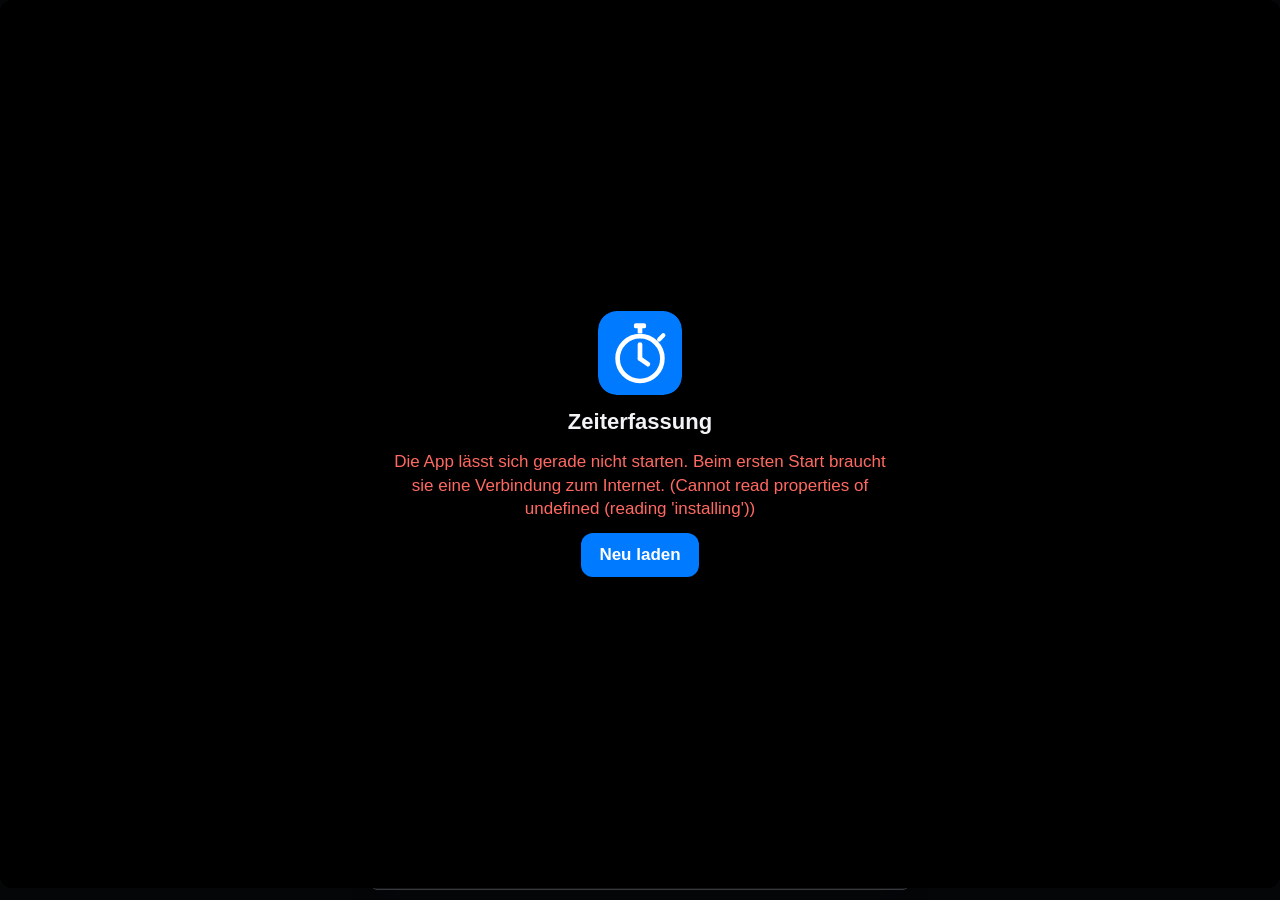
<file: docs/index.html>
<!doctype html>
<!-- Zeiterfassung. © 2026 David Saluda. Alle Rechte vorbehalten. Erstellt mit Unterstützung von KI (Claude, Anthropic). -->
<html lang="de" data-theme="dark">
<head>
<meta charset="utf-8">
<meta http-equiv="Content-Security-Policy" content="default-src 'self'; script-src 'self' 'wasm-unsafe-eval'; style-src 'self'; img-src 'self' data: blob:; connect-src 'self' https://api.github.com; worker-src 'self'; object-src 'none'; base-uri 'self'; form-action 'self';">
<meta name="referrer" content="no-referrer">
<meta name="viewport" content="width=device-width,initial-scale=1,viewport-fit=cover">
<title>Zeiterfassung</title>
<meta name="apple-mobile-web-app-capable" content="yes">
<meta name="mobile-web-app-capable" content="yes">
<meta name="apple-mobile-web-app-title" content="Zeiterfassung">
<meta name="apple-mobile-web-app-status-bar-style" content="default">
<meta name="author" content="David Saluda">
<meta name="copyright" content="© 2026 David Saluda">
<meta name="theme-color" content="#007aff">
<link rel="manifest" href="manifest.webmanifest" crossorigin="use-credentials">
<link rel="apple-touch-icon" href="icon-180.png">
<!-- Startbilder (symbole_bauen.py) -->
<link rel="apple-touch-startup-image" media="(device-width: 320px) and (device-height: 568px) and (-webkit-device-pixel-ratio: 2) and (orientation: portrait) and (prefers-color-scheme: light)" href="start-320x568-2-dunkel.png">
<link rel="apple-touch-startup-image" media="(device-width: 320px) and (device-height: 568px) and (-webkit-device-pixel-ratio: 2) and (orientation: portrait) and (prefers-color-scheme: dark)" href="start-320x568-2-dunkel.png">
<link rel="apple-touch-startup-image" media="(device-width: 375px) and (device-height: 667px) and (-webkit-device-pixel-ratio: 2) and (orientation: portrait) and (prefers-color-scheme: light)" href="start-375x667-2-dunkel.png">
<link rel="apple-touch-startup-image" media="(device-width: 375px) and (device-height: 667px) and (-webkit-device-pixel-ratio: 2) and (orientation: portrait) and (prefers-color-scheme: dark)" href="start-375x667-2-dunkel.png">
<link rel="apple-touch-startup-image" media="(device-width: 414px) and (device-height: 736px) and (-webkit-device-pixel-ratio: 3) and (orientation: portrait) and (prefers-color-scheme: light)" href="start-414x736-3-dunkel.png">
<link rel="apple-touch-startup-image" media="(device-width: 414px) and (device-height: 736px) and (-webkit-device-pixel-ratio: 3) and (orientation: portrait) and (prefers-color-scheme: dark)" href="start-414x736-3-dunkel.png">
<link rel="apple-touch-startup-image" media="(device-width: 375px) and (device-height: 812px) and (-webkit-device-pixel-ratio: 3) and (orientation: portrait) and (prefers-color-scheme: light)" href="start-375x812-3-dunkel.png">
<link rel="apple-touch-startup-image" media="(device-width: 375px) and (device-height: 812px) and (-webkit-device-pixel-ratio: 3) and (orientation: portrait) and (prefers-color-scheme: dark)" href="start-375x812-3-dunkel.png">
<link rel="apple-touch-startup-image" media="(device-width: 414px) and (device-height: 896px) and (-webkit-device-pixel-ratio: 2) and (orientation: portrait) and (prefers-color-scheme: light)" href="start-414x896-2-dunkel.png">
<link rel="apple-touch-startup-image" media="(device-width: 414px) and (device-height: 896px) and (-webkit-device-pixel-ratio: 2) and (orientation: portrait) and (prefers-color-scheme: dark)" href="start-414x896-2-dunkel.png">
<link rel="apple-touch-startup-image" media="(device-width: 414px) and (device-height: 896px) and (-webkit-device-pixel-ratio: 3) and (orientation: portrait) and (prefers-color-scheme: light)" href="start-414x896-3-dunkel.png">
<link rel="apple-touch-startup-image" media="(device-width: 414px) and (device-height: 896px) and (-webkit-device-pixel-ratio: 3) and (orientation: portrait) and (prefers-color-scheme: dark)" href="start-414x896-3-dunkel.png">
<link rel="apple-touch-startup-image" media="(device-width: 390px) and (device-height: 844px) and (-webkit-device-pixel-ratio: 3) and (orientation: portrait) and (prefers-color-scheme: light)" href="start-390x844-3-dunkel.png">
<link rel="apple-touch-startup-image" media="(device-width: 390px) and (device-height: 844px) and (-webkit-device-pixel-ratio: 3) and (orientation: portrait) and (prefers-color-scheme: dark)" href="start-390x844-3-dunkel.png">
<link rel="apple-touch-startup-image" media="(device-width: 428px) and (device-height: 926px) and (-webkit-device-pixel-ratio: 3) and (orientation: portrait) and (prefers-color-scheme: light)" href="start-428x926-3-dunkel.png">
<link rel="apple-touch-startup-image" media="(device-width: 428px) and (device-height: 926px) and (-webkit-device-pixel-ratio: 3) and (orientation: portrait) and (prefers-color-scheme: dark)" href="start-428x926-3-dunkel.png">
<link rel="apple-touch-startup-image" media="(device-width: 393px) and (device-height: 852px) and (-webkit-device-pixel-ratio: 3) and (orientation: portrait) and (prefers-color-scheme: light)" href="start-393x852-3-dunkel.png">
<link rel="apple-touch-startup-image" media="(device-width: 393px) and (device-height: 852px) and (-webkit-device-pixel-ratio: 3) and (orientation: portrait) and (prefers-color-scheme: dark)" href="start-393x852-3-dunkel.png">
<link rel="apple-touch-startup-image" media="(device-width: 430px) and (device-height: 932px) and (-webkit-device-pixel-ratio: 3) and (orientation: portrait) and (prefers-color-scheme: light)" href="start-430x932-3-dunkel.png">
<link rel="apple-touch-startup-image" media="(device-width: 430px) and (device-height: 932px) and (-webkit-device-pixel-ratio: 3) and (orientation: portrait) and (prefers-color-scheme: dark)" href="start-430x932-3-dunkel.png">
<link rel="apple-touch-startup-image" media="(device-width: 402px) and (device-height: 874px) and (-webkit-device-pixel-ratio: 3) and (orientation: portrait) and (prefers-color-scheme: light)" href="start-402x874-3-dunkel.png">
<link rel="apple-touch-startup-image" media="(device-width: 402px) and (device-height: 874px) and (-webkit-device-pixel-ratio: 3) and (orientation: portrait) and (prefers-color-scheme: dark)" href="start-402x874-3-dunkel.png">
<link rel="apple-touch-startup-image" media="(device-width: 440px) and (device-height: 956px) and (-webkit-device-pixel-ratio: 3) and (orientation: portrait) and (prefers-color-scheme: light)" href="start-440x956-3-dunkel.png">
<link rel="apple-touch-startup-image" media="(device-width: 440px) and (device-height: 956px) and (-webkit-device-pixel-ratio: 3) and (orientation: portrait) and (prefers-color-scheme: dark)" href="start-440x956-3-dunkel.png">
<link rel="apple-touch-startup-image" media="(device-width: 420px) and (device-height: 912px) and (-webkit-device-pixel-ratio: 3) and (orientation: portrait) and (prefers-color-scheme: light)" href="start-420x912-3-dunkel.png">
<link rel="apple-touch-startup-image" media="(device-width: 420px) and (device-height: 912px) and (-webkit-device-pixel-ratio: 3) and (orientation: portrait) and (prefers-color-scheme: dark)" href="start-420x912-3-dunkel.png">
<!-- Ende Startbilder -->
<link rel="icon" href="icon.svg" type="image/svg+xml">
<link rel="stylesheet" href="buendel.css?v=20261126.2330">
<link rel="stylesheet" href="start.css?v=20261126.2330">
</head>
<body data-skripte="buendel.js">
<button id="sprung" class="sprung" type="button">Zum Inhalt springen</button>
<aside id="seite" aria-label="Seitenleiste">
  <a class="marke" href="#/start"><img src="icon.svg" alt="" width="34" height="34"><span>Zeiterfassung</span></a>
  <div id="schnell" class="schnell-leiste" role="toolbar" aria-label="Schnellzugriff"></div>
  <nav id="seitennav" aria-label="Seiten"></nav>
</aside>
<div id="huelle">
  <header>
    <div class="kopfleiste">
      <button id="zurueck" class="rund" aria-label="Zurück">‹</button>
      <div class="jahr"><button id="j-zurueck" aria-label="Jahr zurück">‹</button><b id="j-anzeige"></b><button id="j-vor" aria-label="Jahr vor">›</button><button id="j-heute" class="heute-knopf" type="button">Heute</button></div>
      <button id="titel-hilfe" class="rund leiste" type="button" data-klick="hilfeZuSeite" aria-label="Hilfe" title="Hilfe" hidden>?</button>
      <button id="sync-symbol" class="rund leiste" type="button" aria-label="Synchronisieren" title="Synchronisieren" hidden></button>
      <button id="farb-knopf" class="rund leiste" type="button" aria-label="Hell oder dunkel" title="Hell oder dunkel"></button>
      <button id="zu-heute" class="rund leiste" data-modul="monat" type="button" aria-label="Heute im Monat" title="Heute im Monat"></button>
      <button id="suche-knopf" class="rund leiste" type="button" aria-label="Tage suchen" title="Tage suchen"></button>
      <button id="menue" class="rund" aria-label="Menü" aria-haspopup="dialog">☰</button>
    </div>
    <div class="titel-allein"><h1 id="titel" tabindex="-1">Zeiterfassung</h1></div>
    <div id="reiter" class="seg" role="tablist" aria-label="" hidden></div>
  </header>
  <main id="inhalt" tabindex="-1"></main>
  <aside id="tag-daneben" aria-label="Tag bearbeiten" hidden></aside>
  <footer class="fuss"><span>Version <span id="app-version">–</span></span><br><span class="fuss-zwei"><a href="#/hilfe">Über die App</a><span class="fuss-strich"> · </span><a id="datenschutz-link" href="#/hilfe/datenschutz">Datenschutz</a></span></footer>
</div>
<nav id="nav" aria-label="Hauptbereiche"></nav>
<div id="blatt"><div class="inh" id="blatt-inh" role="dialog" aria-modal="true" tabindex="-1"></div></div>
<div id="rueck" role="status" aria-live="polite" hidden></div>
<script src="start.js?v=20261126.2330"></script>
</body>
</html>
</file>
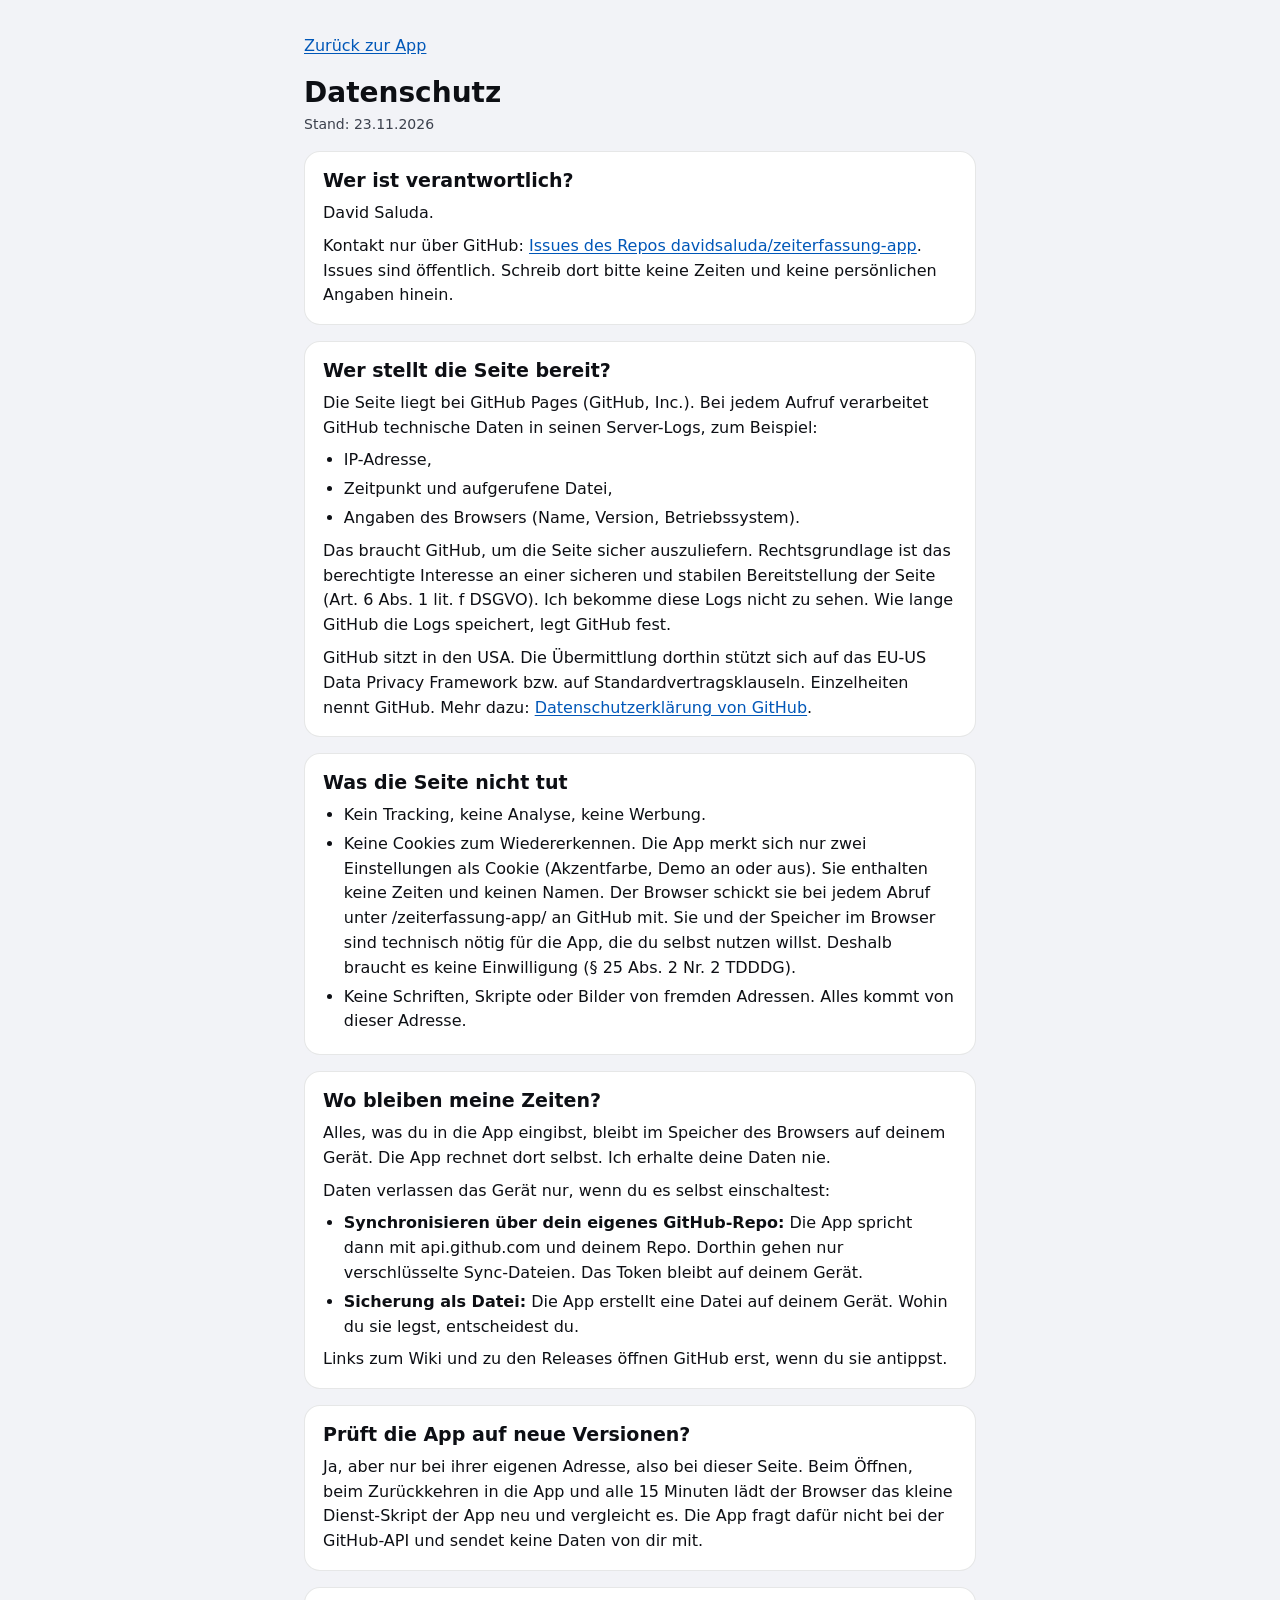
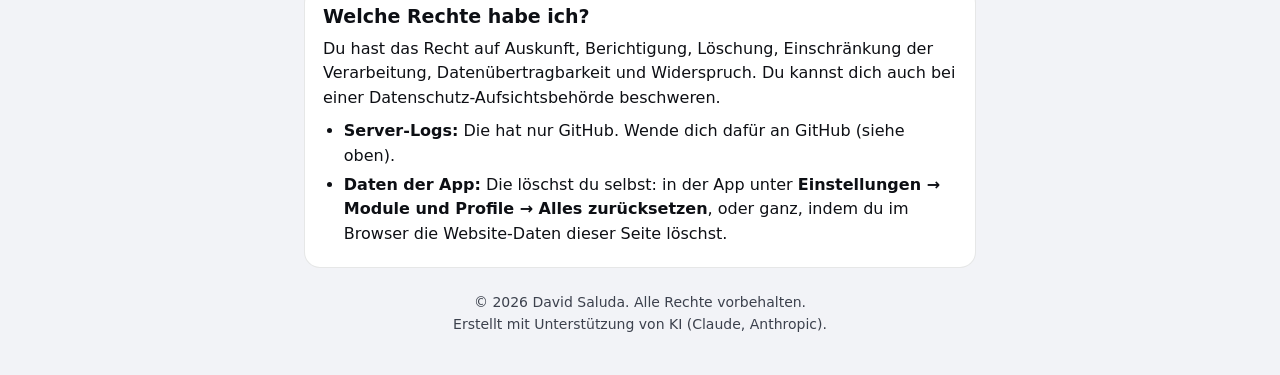
<file: docs/datenschutz.html>
<!doctype html>
<!-- Zeiterfassung. © 2026 David Saluda. Alle Rechte vorbehalten. Erstellt mit Unterstützung von KI (Claude, Anthropic). -->
<!-- Datenschutzerklärung der Web-App auf GitHub Pages. weitergabe_bauen.py legt sie nur ins App-Repo (docs/), nicht in andere Bauten:
     Sie nennt GitHub als Hoster. Lädt nichts: kein Skript, keine Schrift, kein Bild; fremde Adressen nur als Link-Ziel. -->
<html lang="de">
<head>
<meta charset="utf-8">
<meta http-equiv="Content-Security-Policy" content="default-src 'none'; style-src 'unsafe-inline'; base-uri 'none'; form-action 'none';">
<meta name="referrer" content="no-referrer">
<meta name="viewport" content="width=device-width, initial-scale=1, viewport-fit=cover">
<meta name="color-scheme" content="light dark">
<title>Datenschutz – Zeiterfassung</title>
<style>
/* Farben und Schrift wie die App (app/web/grundlage.css); Links dunkler als der Akzent der App, damit der Kontrast auch hier WCAG AA erreicht */
:root { --bg: #f2f3f7; --karte: #fff; --tx: #0d0f14; --tx-2: #3c414d; --linie: rgba(17, 19, 24, .10); --link: #0057b8; }
@media (prefers-color-scheme: dark) {
  :root { --bg: #050608; --karte: #15171d; --tx: #f5f5f7; --tx-2: #bcc1ca; --linie: rgba(255, 255, 255, .12); --link: #6cb4ff; }
}
html { -webkit-text-size-adjust: 100%; }
body { margin: 0; background: var(--bg); color: var(--tx);
  font: 16px/1.55 -apple-system, "SF Pro Text", "Segoe UI Variable Text", "Segoe UI", system-ui, Arial, sans-serif; -webkit-font-smoothing: antialiased; }
main { box-sizing: border-box; max-width: 44rem; margin: 0 auto; padding: max(24px, env(safe-area-inset-top)) 16px max(40px, env(safe-area-inset-bottom)); }
h1 { font-size: 28px; line-height: 1.2; margin: 8px 0 4px; }
h2 { font-size: 19px; line-height: 1.3; margin: 0 0 8px; }
section { background: var(--karte); border: 1px solid var(--linie); border-radius: 16px; padding: 16px 18px; margin: 16px 0; }
p, ul { margin: 0 0 8px; }
p:last-child, ul:last-child { margin-bottom: 0; }
ul { padding-left: 1.3em; }
li { margin: 4px 0; }
a { color: var(--link); text-decoration: underline; text-underline-offset: 2px; overflow-wrap: anywhere; }
a:focus-visible { outline: 2px solid var(--link); outline-offset: 2px; border-radius: 4px; }
.stand, footer { color: var(--tx-2); font-size: 14px; }
.zurueck { display: inline-flex; align-items: center; min-height: 44px; }
footer { text-align: center; margin-top: 24px; }
</style>
</head>
<body>
<main>
<a class="zurueck" href="./">Zurück zur App</a>
<h1>Datenschutz</h1>
<p class="stand">Stand: 23.11.2026</p>

<section>
<h2>Wer ist verantwortlich?</h2>
<p>David Saluda.</p>
<p>Kontakt nur über GitHub: <a href="https://github.com/davidsaluda/zeiterfassung-app/issues">Issues des Repos davidsaluda/zeiterfassung-app</a>. Issues sind öffentlich. Schreib dort bitte keine Zeiten und keine persönlichen Angaben hinein.</p>
</section>

<section>
<h2>Wer stellt die Seite bereit?</h2>
<p>Die Seite liegt bei GitHub Pages (GitHub, Inc.). Bei jedem Aufruf verarbeitet GitHub technische Daten in seinen Server-Logs, zum Beispiel:</p>
<ul>
<li>IP-Adresse,</li>
<li>Zeitpunkt und aufgerufene Datei,</li>
<li>Angaben des Browsers (Name, Version, Betriebssystem).</li>
</ul>
<p>Das braucht GitHub, um die Seite sicher auszuliefern. Rechtsgrundlage ist das berechtigte Interesse an einer sicheren und stabilen Bereitstellung der Seite (Art. 6 Abs. 1 lit. f DSGVO). Ich bekomme diese Logs nicht zu sehen. Wie lange GitHub die Logs speichert, legt GitHub fest.</p>
<p>GitHub sitzt in den USA. Die Übermittlung dorthin stützt sich auf das EU-US Data Privacy Framework bzw. auf Standardvertragsklauseln. Einzelheiten nennt GitHub. Mehr dazu: <a href="https://docs.github.com/de/site-policy/privacy-policies/github-general-privacy-statement">Datenschutzerklärung von GitHub</a>.</p>
</section>

<section>
<h2>Was die Seite nicht tut</h2>
<ul>
<li>Kein Tracking, keine Analyse, keine Werbung.</li>
<li>Keine Cookies zum Wiedererkennen. Die App merkt sich nur zwei Einstellungen als Cookie (Akzentfarbe, Demo an oder aus). Sie enthalten keine Zeiten und keinen Namen. Der Browser schickt sie bei jedem Abruf unter /zeiterfassung-app/ an GitHub mit. Sie und der Speicher im Browser sind technisch nötig für die App, die du selbst nutzen willst. Deshalb braucht es keine Einwilligung (§ 25 Abs. 2 Nr. 2 TDDDG).</li>
<li>Keine Schriften, Skripte oder Bilder von fremden Adressen. Alles kommt von dieser Adresse.</li>
</ul>
</section>

<section>
<h2>Wo bleiben meine Zeiten?</h2>
<p>Alles, was du in die App eingibst, bleibt im Speicher des Browsers auf deinem Gerät. Die App rechnet dort selbst. Ich erhalte deine Daten nie.</p>
<p>Daten verlassen das Gerät nur, wenn du es selbst einschaltest:</p>
<ul>
<li><b>Synchronisieren über dein eigenes GitHub-Repo:</b> Die App spricht dann mit api.github.com und deinem Repo. Dorthin gehen nur verschlüsselte Sync-Dateien. Das Token bleibt auf deinem Gerät.</li>
<li><b>Sicherung als Datei:</b> Die App erstellt eine Datei auf deinem Gerät. Wohin du sie legst, entscheidest du.</li>
</ul>
<p>Links zum Wiki und zu den Releases öffnen GitHub erst, wenn du sie antippst.</p>
</section>

<section>
<h2>Prüft die App auf neue Versionen?</h2>
<p>Ja, aber nur bei ihrer eigenen Adresse, also bei dieser Seite. Beim Öffnen, beim Zurückkehren in die App und alle 15 Minuten lädt der Browser das kleine Dienst-Skript der App neu und vergleicht es. Die App fragt dafür nicht bei der GitHub-API und sendet keine Daten von dir mit.</p>
</section>

<section>
<h2>Welche Rechte habe ich?</h2>
<p>Du hast das Recht auf Auskunft, Berichtigung, Löschung, Einschränkung der Verarbeitung, Datenübertragbarkeit und Widerspruch. Du kannst dich auch bei einer Datenschutz-Aufsichtsbehörde beschweren.</p>
<ul>
<li><b>Server-Logs:</b> Die hat nur GitHub. Wende dich dafür an GitHub (siehe oben).</li>
<li><b>Daten der App:</b> Die löschst du selbst: in der App unter <b>Einstellungen → Module und Profile → Alles zurücksetzen</b>, oder ganz, indem du im Browser die Website-Daten dieser Seite löschst.</li>
</ul>
</section>

<footer>© 2026 David Saluda. Alle Rechte vorbehalten.<br>Erstellt mit Unterstützung von KI (Claude, Anthropic).</footer>
</main>
</body>
</html>
</file>
<file: docs/buendel.css>
/* Zeiterfassung. © 2026 David Saluda. Alle Rechte vorbehalten. Erstellt mit Unterstützung von KI (Claude, Anthropic). */
/* ---- grundlage.css ---- */
/* Zeiterfassung – zwei Designs: Web (Seitenleiste, breit) und Handy (Tableiste unten). Umschaltbar unter „Darstellung“. */
/* ===== Grundlage „Glas“ (design.md 2): ein Farbsatz an :root für beide Designs; hell gilt am Bildschirm und immer beim Drucken,
   die Dunkel-Sätze stehen nur in @media screen (3.16). darstellung() setzt die Akzentwerte inline; die Werte hier gelten bis dahin (Blau). ===== */
:root{color-scheme:light;--probe-hebung:saturate(8) brightness(.9);
  --bg:#f2f3f7;--bg-oben:#f7f8fb;--bg-unten:#e8eaf0;
  --bg-verlauf:radial-gradient(70% 45% at 85% -5%,color-mix(in srgb,var(--acc) var(--schimmer),transparent),transparent 70%),radial-gradient(60% 40% at 0% 100%,color-mix(in srgb,var(--acc) calc(var(--schimmer) * .6),transparent),transparent 70%),linear-gradient(180deg,var(--bg-oben),var(--bg-unten) 70%,var(--bg));   /* endet in --bg: unter dem ersten Bildschirm keine Kante */
  --bg-img:var(--bg-verlauf);   /* Hintergrund ab Werk; die anderen (Einstellungen › Aussehen) setzt data-hintergrund unten */
  --acc-2:var(--acc);--aurora:16%;--aurora-2:0%;   /* Nachbarton und Anteile der Flecken von Aurora, bis darstellung() sie setzt (sonst wäre Aurora vor dem ersten Zeichnen ungültig) */
  --schimmer:14%;   /* Anteil des Akzents am Verlauf (unten 60 % davon); darstellung() setzt ihn je Farbe (schimmerAnteil), hier der Wert für Blau (dunkel 25 %, hell 14 %) */
  --bg-schlimm:color-mix(in srgb,var(--bg-unten) calc(100% - var(--schlimm-anteil,var(--schimmer))),var(--acc));   /* ungünstigster Punkt des Hintergrunds (Aurora setzt --schlimm-anteil), nur für die Messung */
  --card:rgba(255,255,255,.66);--card-fest:#fff;--pop:#fbfbfd;--frei:rgba(120,120,128,.12);
  --glas:blur(24px) saturate(180%);--glas-karte:var(--glas);--glas-blatt:blur(8px);--kopf-deckung:72%;
  --rand:rgba(255,255,255,.85);--rand-aussen:rgba(17,19,24,.08);--line:rgba(17,19,24,.10);--knopf-rand:rgba(60,60,67,.3);--feld-rand:rgba(60,60,67,.6);
  --glanz:inset 0 1px 0 #fff;
  --sh:0 1px 2px rgba(17,19,24,.06),0 8px 24px rgba(17,19,24,.08),0 0 0 1px var(--rand-aussen);
  --sh-hoch:0 2px 6px rgba(17,19,24,.08),0 18px 40px rgba(17,19,24,.14),0 0 0 1px var(--rand-aussen);
  --tx:#0d0f14;--tx-2:#3c414d;--tx-3:#575c69;--mut:var(--tx-2);
  /* Pille: hell zusätzlich Ring bzw. Strich unten in --acc-ui (weiße Pille auf hellem Glas hat nur 1,06:1); Ring statt Strich links, der sich an der runden Pille zum Bogen bog (Z3) */
  --pille:#fff;--pille-tx:#0d0f14;--pille-symbol:var(--acc-ui);--pille-zeichen:inset 0 0 0 2px var(--acc-ui);--reiter-zeichen:inset 0 -3px 0 var(--acc-ui);
  --ho:#e8590c;--ho-t:#a34100;--dst:#0c8599;--dst-t:#0a6170;--ok:#2b9a47;--ok-t:#17722f;--rot:#e03131;--rot-t:#a61e1e;--gelb:#b07800;--gelb-t:#865700;
  --ho-bg:color-mix(in srgb,var(--ho) 14%,transparent);--dst-bg:color-mix(in srgb,var(--dst) 14%,transparent);--okbg:color-mix(in srgb,var(--ok) 14%,transparent);
  --rotbg:color-mix(in srgb,var(--rot) 14%,transparent);--gelbbg:color-mix(in srgb,#e8a400 14%,transparent);
  --c-urlaub:#2f9e44;--c-gleit:#6f46e0;--c-krank:#e03131;--c-kd:#828894;--c-ez:#d6336c;--c-frei:#26968a;--c-fam:#b07d00;
  --zahl-grund:#c92a2a;   /* Zahl am Symbol, beide Modi: weiße Schrift 5,46:1 */
  --acc:#007aff;--acc-t:#fff;--acc-k:#006fe8;--acc-rand:#007aff;--acc-fg:#004ea3;--acc-ui:#0068d9;--acc-bg:color-mix(in srgb,var(--acc) 14%,var(--card));
  /* Maße: Abstände im 4er-Raster, Radien, Bedienhöhe */
  --a-1:4px;--a-2:8px;--a-3:12px;--a-4:16px;--a-5:20px;--a-6:24px;--a-8:32px;--a-10:40px;
  --r-klein:10px;--r-feld:12px;--r-mittel:16px;--r:20px;--r-gross:26px;--r-blatt:30px;--r-pille:999px;
  --h:40px;--rr:12px;
  /* Fokus und Bewegung */
  --fokus-ring:2px solid var(--acc-ui);--fokus-abstand:2px;
  --dauer-1:120ms;--dauer-2:200ms;--dauer-3:320ms;--kurve:cubic-bezier(.2,.8,.2,1);--kurve-raus:cubic-bezier(.4,0,1,1)}
@media screen{:root[data-theme=dark]{color-scheme:dark;--probe-hebung:brightness(2.6) saturate(1.3);
  --bg:#050608;--bg-oben:#0b0d14;--bg-unten:#050608;
  --schimmer:25%;
  --bg-verlauf:radial-gradient(80% 50% at 15% -10%,color-mix(in srgb,var(--acc) var(--schimmer),transparent),transparent 70%),radial-gradient(70% 45% at 100% 100%,color-mix(in srgb,var(--acc) calc(var(--schimmer) * .6),transparent),transparent 70%),linear-gradient(180deg,var(--bg-oben),var(--bg-unten) 60%);
  --bg-schlimm:color-mix(in srgb,var(--bg-oben) calc(100% - var(--schlimm-anteil,var(--schimmer))),var(--acc));
  --card:rgba(255,255,255,.06);--card-fest:#15171d;--pop:#1b1e25;--frei:rgba(255,255,255,.06);
  --rand:rgba(255,255,255,.16);--rand-aussen:rgba(0,0,0,.4);--line:rgba(255,255,255,.10);--knopf-rand:rgba(255,255,255,.18);--feld-rand:rgba(255,255,255,.4);
  --glanz:inset 0 1px 0 rgba(255,255,255,.22);
  --sh:0 10px 30px rgba(0,0,0,.45),0 0 0 1px var(--rand-aussen);
  --sh-hoch:0 24px 60px rgba(0,0,0,.6),0 0 0 1px var(--rand-aussen);
  --tx:#f5f5f7;--tx-2:#bcc1ca;--tx-3:#a0a5af;
  --pille:#f5f5f7;--pille-tx:#0b0c10;--pille-symbol:var(--pille-tx);--pille-zeichen:0 0 0 transparent;--reiter-zeichen:0 0 0 transparent;
  --ho:#ff9f0a;--ho-t:#ffa820;--dst:#40c8e0;--dst-t:#4bcbe2;--ok:#30d158;--ok-t:#3cd462;--rot:#ff453a;--rot-t:#ff918a;--gelb:#ffd60a;--gelb-t:#ffd60a;
  --gelbbg:color-mix(in srgb,#ffd60a 16%,transparent);
  --c-urlaub:#51cf66;--c-gleit:#9b7bff;--c-krank:#ff6b6b;--c-kd:#9aa1ac;--c-ez:#f06595;--c-frei:#38c7b4;--c-fam:#fcc419;
  --acc-fg:#91c6ff;--acc-ui:#4da2ff}}
@media screen and (prefers-color-scheme:dark){:root:not([data-theme=light]):not([data-theme=dark]){color-scheme:dark;--probe-hebung:brightness(2.6) saturate(1.3);
  --bg:#050608;--bg-oben:#0b0d14;--bg-unten:#050608;
  --schimmer:25%;
  --bg-verlauf:radial-gradient(80% 50% at 15% -10%,color-mix(in srgb,var(--acc) var(--schimmer),transparent),transparent 70%),radial-gradient(70% 45% at 100% 100%,color-mix(in srgb,var(--acc) calc(var(--schimmer) * .6),transparent),transparent 70%),linear-gradient(180deg,var(--bg-oben),var(--bg-unten) 60%);
  --bg-schlimm:color-mix(in srgb,var(--bg-oben) calc(100% - var(--schlimm-anteil,var(--schimmer))),var(--acc));
  --card:rgba(255,255,255,.06);--card-fest:#15171d;--pop:#1b1e25;--frei:rgba(255,255,255,.06);
  --rand:rgba(255,255,255,.16);--rand-aussen:rgba(0,0,0,.4);--line:rgba(255,255,255,.10);--knopf-rand:rgba(255,255,255,.18);--feld-rand:rgba(255,255,255,.4);
  --glanz:inset 0 1px 0 rgba(255,255,255,.22);
  --sh:0 10px 30px rgba(0,0,0,.45),0 0 0 1px var(--rand-aussen);
  --sh-hoch:0 24px 60px rgba(0,0,0,.6),0 0 0 1px var(--rand-aussen);
  --tx:#f5f5f7;--tx-2:#bcc1ca;--tx-3:#a0a5af;
  --pille:#f5f5f7;--pille-tx:#0b0c10;--pille-symbol:var(--pille-tx);--pille-zeichen:0 0 0 transparent;--reiter-zeichen:0 0 0 transparent;
  --ho:#ff9f0a;--ho-t:#ffa820;--dst:#40c8e0;--dst-t:#4bcbe2;--ok:#30d158;--ok-t:#3cd462;--rot:#ff453a;--rot-t:#ff918a;--gelb:#ffd60a;--gelb-t:#ffd60a;
  --gelbbg:color-mix(in srgb,#ffd60a 16%,transparent);
  --c-urlaub:#51cf66;--c-gleit:#9b7bff;--c-krank:#ff6b6b;--c-kd:#9aa1ac;--c-ez:#f06595;--c-frei:#38c7b4;--c-fam:#fcc419;
  --acc-fg:#91c6ff;--acc-ui:#4da2ff}}
/* Milchglas mit Rückfall „ohne Durchscheinen“. !important, weil die Dunkel-Sätze höhere Spezifität haben (F-F0) */
@supports not ((backdrop-filter:blur(1px)) or (-webkit-backdrop-filter:blur(1px))){:root{--card:var(--card-fest)!important;--kopf-deckung:100%!important}}
/* Hintergründe zur Wahl (26.11.2026), je einer für Hell und Dunkel aus den Variablen des Modus. Uni bleibt in der Hülle des Verlaufs. Aurora hat zwei
   kräftigere Flecken: Akzent links oben (--aurora), Nachbarton rechts (--acc-2 mit --aurora-2, darstellung.js). Jeder reicht keine halbe Breite weit, so
   überlappen sie nie und die ungünstigste Stelle ist der Akzent-Fleck allein (--schlimm-anteil, akzentFlaeche). Höhe in vh, damit beide im ersten
   Bildschirm liegen, auch auf langen Seiten; min() hält die Flecken in der Vorschau-Kachel (Radien kennen kein min()). */
:root{
  --bg-aurora:radial-gradient(68% 80vh at 0% min(18vh,30%),color-mix(in srgb,var(--acc) var(--aurora),transparent),transparent 70%),radial-gradient(68% 80vh at 100% min(55vh,60%),color-mix(in srgb,var(--acc-2) var(--aurora-2),transparent),transparent 70%),linear-gradient(180deg,var(--bg-oben),var(--bg-unten) 70%,var(--bg));
  --bg-uni:radial-gradient(130% 100% at 50% 30%,var(--bg-oben) 35%,var(--bg-unten));
}
:root[data-hintergrund=aurora]{--bg-img:var(--bg-aurora);--schlimm-anteil:var(--aurora)}
:root[data-hintergrund=uni]{--bg-img:var(--bg-uni)}
:root[data-glas=aus]{--card:var(--card-fest)!important;--glas:none!important;--glas-karte:none!important;--glas-blatt:none!important;--kopf-deckung:100%!important}   /* jede Unschärfe aus: Karten, Leisten, Kopfleiste, Blatt */
@media (prefers-reduced-transparency:reduce){:root{--card:var(--card-fest)!important;--glas:none!important;--glas-karte:none!important;--glas-blatt:none!important;--kopf-deckung:100%!important}}
/* Maße je Design; die Farben gelten für beide Designs gleich (F-G2) */
body[data-design=web]{--r:26px;--karte-innen:var(--a-6);--kachel-innen:var(--a-6);--karte-luecke:var(--a-5)}
body[data-design=handy]{--h:46px;--r:20px;--karte-innen:0;--kachel-innen:var(--a-4);--karte-luecke:var(--a-4)}
/* Grund: fester Ton, der weiche Verlauf liegt nur im ersten Bildschirm (kein fixed: ruckelt in der Android-WebView, F-K1) */
body[data-design]{background-color:var(--bg);background-image:var(--bg-img);background-repeat:no-repeat;min-height:100vh}   /* Verlauf über die ganze Seite (Fläche des Dokuments): keine Kante nach dem ersten Bildschirm, auch nicht im Ganzseitenbild */
*{box-sizing:border-box}
html{-webkit-text-size-adjust:100%}
body{margin:0;background:var(--bg);color:var(--tx);font:16px/1.4 -apple-system,"SF Pro Text","Segoe UI Variable Text","Segoe UI",system-ui,Arial,sans-serif;-webkit-font-smoothing:antialiased}
a{color:var(--acc-fg,var(--acc))}   /* Links im Fließtext in der Akzentschrift (4,5:1 bei jedem Akzent), nicht im Browser-Blau */
button,.btn{font:inherit;border:1px solid var(--knopf-rand,var(--line));background:color-mix(in srgb,var(--tx) 7%,transparent);color:var(--tx);border-radius:var(--rr);padding:9px 14px;cursor:pointer;text-decoration:none;display:inline-block;
  transition:background-color var(--dauer-1) var(--kurve),transform var(--dauer-1) var(--kurve),filter var(--dauer-1) var(--kurve)}
button:active,.btn:active{transform:scale(.97)}
button.prim,.btn.prim{background:var(--acc-k);border-color:var(--acc-rand,var(--acc-k));color:var(--acc-t);font-weight:600}
button.gef{color:var(--rot-t)}
button.leise{border:0;background:transparent;color:var(--tx-2)}
button.rund{width:40px;height:40px;border-radius:50%;padding:0;display:inline-flex;align-items:center;justify-content:center;font-size:20px;line-height:1}
input,select{font:inherit;width:100%;padding:10px 12px;border:1px solid var(--feld-rand);border-radius:12px;background:var(--card);color:var(--tx)}
input::placeholder{color:var(--tx-2)}   /* liegt auf dem getönten Feldgrund: --tx-3 hätte dunkel nur 3,47:1 */
label{display:block;font-size:13px;color:var(--mut);margin:12px 0 4px}

/* Aufbau */
#huelle{min-height:100vh}
header{position:sticky;top:0;z-index:5;background:color-mix(in srgb,var(--bg) 88%,transparent);
  border-bottom:1px solid var(--line);padding:calc(10px + env(safe-area-inset-top)) 16px 10px;display:flex;align-items:center;gap:10px}
header h1{font-size:20px;margin:0;flex:1;letter-spacing:-.01em}
.jahr{display:flex;align-items:center;gap:2px;background:var(--card);border:1px solid var(--line);border-radius:12px;padding:2px}
.jahr button{border:0;background:transparent;min-width:34px;padding:6px}
.jahr b{min-width:46px;text-align:center;font-variant-numeric:tabular-nums}
main{padding:14px 16px 96px;max-width:1180px;margin:0 auto}
.card{background:var(--card);border:1px solid var(--line);border-radius:var(--r);padding:16px;margin:0 0 14px;box-shadow:var(--sh)}
.card h2{font-size:15px;margin:0 0 10px;color:var(--tx-2);font-weight:600;text-transform:none;letter-spacing:0}
.kopf{display:flex;align-items:center;justify-content:space-between;margin-bottom:12px}
.kopf h2{margin:0;font-size:22px;color:var(--tx);text-transform:none;letter-spacing:-.01em}
.kopf button{flex:none;width:40px;height:40px;border-radius:50%;padding:0;font-size:20px}   /* flex:none: neben einer umbrechenden Überschrift (768 px) sonst gestaucht und oval */

/* Navigation: Seitenleiste (Web) und Tableiste (Handy) */
#seite{display:none}
#nav{position:fixed;left:12px;right:12px;bottom:calc(10px + env(safe-area-inset-bottom));background:var(--card);
  border:1px solid var(--rand);border-radius:26px;box-shadow:0 8px 30px rgba(20,24,34,.18);display:grid;grid-template-columns:1fr auto 1fr;align-items:center;padding:4px 6px;z-index:6;max-width:536px;margin:0 auto}
.nav-haelfte{display:flex;align-items:center}   /* gleich breite Hälften: der Stempelknopf sitzt mittig, auch wenn „Abwesenheit“ breiter ist als „Zeit“ */
#nav a{flex:1;text-align:center;padding:7px 5px 6px;font-size:11px;color:var(--mut);text-decoration:none;border-radius:20px}
#nav .fab{flex:none;width:48px;height:48px;border-radius:50%;padding:0;margin:0 6px;background:var(--acc);border:0;color:var(--acc-t);box-shadow:0 3px 10px color-mix(in srgb,var(--acc) 40%,transparent);display:flex;align-items:center;justify-content:center}
#nav .fab svg{width:26px;height:26px;stroke-width:2.4}
#nav a svg{display:block;margin:0 auto 2px;width:24px;height:24px;padding:0 5px;box-sizing:content-box}   /* Inhalt mindestens 34 px: mit Innenabstand 44 px Tippfläche (min-width:max-content) */
/* Kurznamen der Tableiste bis 375 px (design.md F-NV1, seit 21.11.2026; vorher unter 360 px: bei 375 px brauchten „Homeoffice“ und „Abwesenheit“ 140 px, die Hälfte hatte 139,6,
   breitere Gerätschrift schob den Mittelknopf aus der Mitte), nur wo es einen gibt: „Übersicht“ und „Zeit“ behalten ihren Namen (sonst leere Pille) */
.nav-kurz{display:none}@media (max-width:375px){#nav .nav-lang:has(+ .nav-kurz:not(:empty)){display:none}#nav .nav-kurz{display:inline}}
/* Zahl am Symbol (3.17): feste rote Fläche in beiden Modi; nur in den Leisten, damit eine spätere .zahl anderswo nicht verrutscht */
:is(#nav,#seitennav) a{position:relative}
:is(#nav,#seitennav) .zahl{position:absolute;min-width:18px;height:18px;padding:0 5px;border-radius:var(--r-pille);background:var(--zahl-grund);color:#fff;
  font-size:11px;font-weight:700;line-height:18px;text-align:center;font-variant-numeric:tabular-nums;box-shadow:0 0 0 2px var(--pop)}
#nav .zahl{top:2px;left:calc(50% + 4px)}
#seitennav .zahl{top:calc(50% - var(--symbol) / 2 - 14px);left:calc(var(--nav-polster) + var(--symbol) + 8px);transform:translateX(-100%)}   /* über der rechten oberen Ecke des Symbols (das Dach bleibt frei), wächst nach links: nie am Text */
svg.ic{fill:none;stroke:currentColor;stroke-width:1.8;stroke-linecap:round;stroke-linejoin:round}
#zurueck{display:none}
#menue{display:inline-flex}
body[data-design=handy] #zurueck.da{display:inline-flex}
body[data-design=web] #zurueck.unter{display:inline-flex;width:44px;height:44px}   /* Unterseite: Weg zur Liste wie am Handy (Fehlermeldung 22.11.2026) */

body[data-design=web]{padding-left:248px}
body[data-design=web] #seite{display:flex;flex-direction:column;position:fixed;left:0;top:0;bottom:0;width:248px;padding:18px 14px;z-index:7}   /* Grund und Rand: #huelle (unten) */
body[data-design=web] #nav{display:none}
body[data-design=web] main{padding-bottom:40px}
body[data-design=web] header{position:static;background:transparent;border:0;padding:22px 24px 4px;max-width:1180px;margin:0 auto}
body[data-design=web] header h1{font-size:28px}
body[data-design=web] main{padding:10px 24px 40px}
.marke{display:flex;align-items:center;gap:10px;text-decoration:none;color:var(--tx);font-weight:700;font-size:18px;margin:2px 6px 22px}
.marke small{display:block;font-weight:400;font-size:12px;color:var(--mut)}
#seitennav{display:flex;flex-direction:column;gap:2px}
#seitennav :is(a,button){--symbol:20px;--nav-polster:12px;display:flex;align-items:center;gap:12px;padding:10px var(--nav-polster);border-radius:12px;color:var(--tx);text-decoration:none;font-weight:500}
#seitennav :is(a,button) svg{width:var(--symbol);height:var(--symbol);color:var(--mut)}
body[data-design=handy] #huelle{max-width:560px;margin:0 auto}
body[data-design=web] #menue{display:none}
body[data-design=handy] header{border-left:1px solid var(--line);border-right:1px solid var(--line)}

/* Quote-Ring */
.hero{display:flex;align-items:center;gap:18px}
.ring{position:relative;width:128px;height:128px;flex:none}
.ring svg{width:128px;height:128px;transform:rotate(-90deg);overflow:visible}
.ring .bahn{fill:none;stroke:color-mix(in srgb,var(--tx) 12%,transparent);stroke-width:11}
.ring .fort{fill:none;stroke:var(--ok);stroke-width:11;stroke-linecap:round;transition:stroke-dasharray .5s}
.ring.rot .fort{stroke:var(--rot)}
.ring .grenze{stroke:var(--tx);stroke-width:3}
.ring .mitte{position:absolute;inset:0;display:flex;flex-direction:column;align-items:center;justify-content:center;font-variant-numeric:tabular-nums}
.ring .mitte b{font-size:20px;font-weight:700;letter-spacing:-.02em;white-space:nowrap}
.ring .mitte small{font-size:11px;font-weight:500;color:var(--mut);letter-spacing:0}
.hero .txt b{display:block;font-size:17px}
.hero .txt span{color:var(--mut);font-size:14px}
.hero .chip{display:inline-block;margin-top:8px;padding:4px 10px;border-radius:99px;font-size:13px;font-weight:600;background:var(--okbg);color:var(--ok-t,var(--ok))}
/* Sichtung 26.11.2026: Der Chip ragte bei 1920 px und Schrift 130 % aus der Karte. „80-%-Grenze“ (am-stueck) steht in seiner Schrift, nicht wie die Werte
   daneben, und reicht die Spalte nicht, bricht er vor dem letzten Wort um */
.hero .txt .chip{white-space:normal}.hero .txt .chip span{font-size:inherit;line-height:inherit;color:inherit}
.hero .chip.rot{background:var(--rotbg);color:var(--rot-t,var(--rot))}
.quote{font-size:34px;font-weight:700;line-height:1.1}
.quote.rot{color:var(--rot-t,var(--rot))}.quote.ok{color:var(--ok-t,var(--ok))}
.quote small{display:block;font-size:13px;font-weight:400;color:var(--mut)}
.raster{display:grid;grid-template-columns:repeat(3,1fr);gap:8px;margin-top:14px}
.raster div{background:var(--bg);border-radius:12px;padding:10px 6px;text-align:center}
.raster b{display:block;font-size:18px;font-variant-numeric:tabular-nums}.raster span{font-size:12px;color:var(--mut)}
.raster .ho b{color:var(--ho-t,var(--ho))}.raster .ds b{color:var(--dst-t,var(--dst))}
.schnell{display:flex;gap:8px;flex-wrap:wrap;margin-top:12px}

body[data-design=web] .monat-grid{display:grid;grid-template-columns:340px 1fr;gap:18px;align-items:start}
body[data-design=web] .monat-grid .links{position:sticky;top:12px}
.kw{display:flex;justify-content:space-between;font-size:12px;font-weight:700;color:var(--mut);text-transform:uppercase;letter-spacing:.06em;padding:12px 4px 6px}
.kw:first-child{padding-top:0}
.tag{display:grid;grid-template-columns:46px 1fr auto;gap:12px;align-items:center;padding:9px 6px;border-radius:12px;cursor:pointer;border-bottom:1px solid var(--line)}
.tag:hover{background:var(--bg)}
.tag .dat{width:46px;height:46px;border-radius:12px;background:var(--bg);display:flex;flex-direction:column;align-items:center;justify-content:center;line-height:1.05}
.tag .dat b{font-size:17px;font-variant-numeric:tabular-nums}.tag .dat small{font-size:11px;color:var(--mut);font-weight:600;text-transform:uppercase}
.tag.frei .dat{background:var(--frei)}
.tag.frei{color:var(--mut)}
.tag.heute .dat{background:var(--acc);color:var(--acc-t)}.tag.heute .dat small{color:var(--acc-t);opacity:.85}
.tag .mitte{min-width:0}
.tag .zeiten{display:flex;gap:6px;flex-wrap:wrap}
.am-stueck{white-space:nowrap}   /* Wort mit Bindestrich bleibt ganz („80-%-Grenze“) */
.chip{display:inline-flex;align-items:center;gap:5px;white-space:nowrap;padding:3px 9px;border-radius:99px;font-size:13px;font-weight:600;font-variant-numeric:tabular-nums}
.chip.ho{background:var(--ho-bg);color:var(--ho-t,var(--ho))}
.chip.ds{background:var(--dst-bg);color:var(--dst-t,var(--dst))}
.chip.art{color:#fff}
.chip.a-urlaub,.chip.a-angespart{background:var(--c-urlaub)}.chip.a-gleittag{background:var(--c-gleit)}
.chip.a-krank,.chip.a-krank_attest{background:var(--c-krank)}.chip.a-krank_dienst{background:var(--c-kd)}.chip.a-elternzeit{background:var(--c-ez)}
.tag .info{font-size:13px;color:var(--mut);white-space:nowrap;overflow:hidden;text-overflow:ellipsis;margin-top:2px}
.tag .ist{font-weight:700;font-variant-numeric:tabular-nums;text-align:right}
.tag .ist small{display:block;font-weight:400;font-size:11px;color:var(--mut)}
.tag .leer-tag{color:var(--mut);font-size:13px}
/* Laufende Stempeluhr auf der Seite Tag (23.11.2026): Knopf zur Stempeluhr in der Form einer Tageszeile, Punkt pulsiert wie im Band;
   Abstand unten: als letzte Zeile stieße der Knopf am Handy sonst an den Kartenrand (Design-Prüfung) */
button.tag{width:100%;min-height:44px;margin-bottom:6px;font:inherit;color:inherit;background:none;border:0;border-bottom:1px solid var(--line);text-align:left}
body[data-design] .tag:is(.laufend,.einzel) .dat{background:transparent}   /* Einträge des Tages (23.11.2026) stehen ohne Datum unter der Tageszeile */
.tag.laufend .dat i{width:10px;height:10px;border-radius:50%;background:var(--acc);animation:puls 1.4s infinite}

table{width:100%;border-collapse:collapse;font-size:14px}
th,td{white-space:nowrap;padding:9px 6px;border-bottom:1px solid var(--line);text-align:right;font-variant-numeric:tabular-nums}
th:first-child,td:first-child{text-align:left}
th{font-size:12px;color:var(--mut);font-weight:700;text-transform:uppercase;letter-spacing:.05em}
td.rot{color:var(--rot-t,var(--rot));font-weight:700}
.zeile{display:flex;justify-content:space-between;align-items:center;gap:12px;padding:9px 0;border-bottom:1px solid var(--line)}
.zeile:last-child{border-bottom:0}
.zeile b{font-variant-numeric:tabular-nums;white-space:nowrap}
.gross{font-size:30px;font-weight:700;color:var(--ok-t,var(--ok))}
.gross.rot{color:var(--rot-t,var(--rot))}
.hinweis{font-size:13px;color:var(--mut);margin:10px 0 0}
.fehler{background:var(--rotbg);color:var(--rot-t,var(--rot));padding:10px 12px;border-radius:12px;margin-bottom:12px}
.leer:not(.card){color:var(--mut);padding:8px 0}
.liste a{display:flex;justify-content:space-between;align-items:center;padding:15px 4px;border-bottom:1px solid var(--line);color:var(--tx);text-decoration:none;font-weight:500}
.liste a:last-child{border-bottom:0}
.liste a span{color:var(--mut)}
.gitter{display:block}
body[data-design=web] .gitter{display:grid;grid-template-columns:repeat(2,1fr);gap:0 18px;align-items:start}
body[data-design=web] .gitter.drei-sp{grid-template-columns:repeat(3,1fr)}


/* Formularblatt */
#blatt{position:fixed;inset:0;background:rgba(0,0,0,.45);-webkit-backdrop-filter:var(--glas-blatt);backdrop-filter:var(--glas-blatt);display:none;align-items:flex-end;justify-content:center;z-index:20}
#blatt.auf{display:flex}
#blatt-inh:focus{outline:none}
/* Sprung zum Inhalt: nur sichtbar, wenn die Tastatur ihn erreicht */
.sprung{position:fixed;left:8px;top:-80px;z-index:30;background:var(--pop);color:var(--tx);border:2px solid var(--acc-ui);border-radius:12px;padding:10px 14px;font-size:15px}
.sprung:focus{top:8px}
#inhalt:focus{outline:none}
#blatt .inh{background:var(--card);width:100%;max-width:560px;border-radius:20px 20px 0 0;padding:18px 18px calc(18px + env(safe-area-inset-bottom));max-height:92vh;overflow:auto}
body[data-design=web] #blatt{align-items:center}
body[data-design=web] #blatt .inh{border-radius:var(--r-blatt);max-width:520px}
#blatt h3{margin:0 0 4px;font-size:20px}
.reihe{display:flex;gap:10px}.reihe>*{flex:1}
.reihe>div[hidden]{display:none!important}   /* versteckte Felder (z. B. Startwerte nach Homeoffice-Modus) schlagen die display-Regeln der Reihe */
.knoepfe{display:flex;gap:8px;flex-wrap:wrap;margin-top:14px}
.knoepfe .prim{flex:1}
/* Ankreuzfeld in der Rückfrage („Nicht mehr fragen“): ganze Zeile tippbar, 44 px auch im Web-Design */
.frage-haken{display:flex;align-items:center;gap:10px;min-height:44px;margin:10px 0 0;font-size:15px;color:var(--tx);cursor:pointer}
.seg{display:flex;background:color-mix(in srgb,var(--tx) 8%,transparent);border-radius:12px;padding:3px;gap:4px}
.seg button{flex:1;border:0;background:transparent;padding:8px 6px;border-radius:10px;font-size:14px}

.menue :is(a,button){display:flex;align-items:center;gap:14px;padding:14px 6px;border-bottom:1px solid var(--line);color:var(--tx);text-decoration:none;font-weight:500;font-size:17px}
.menue :is(a,button):last-child{border-bottom:0}
.menue :is(a,button) svg{width:24px;height:24px;color:var(--acc-fg,var(--acc))}
.menue :is(a,button) span{flex:1}.menue :is(a,button) i{color:var(--mut);font-style:normal;font-size:20px}
.segmitte{max-width:300px;margin:0 auto 14px}
.zeile.gr{padding:15px 0;font-size:18px}
.zeile.gr b{font-size:20px;color:var(--tx);font-weight:600}
.zeile.gr b.rot{color:var(--rot-t,var(--rot))}
#tag-kappzeit>span{white-space:nowrap;flex-shrink:0}#tag-kappzeit b{white-space:normal;text-align:right}#tag-kappzeit small{display:block;font-size:13px;font-weight:400;color:var(--mut)}
.kopf-rechts{display:flex;align-items:center;gap:8px}
.heute-knopf{width:auto!important;height:40px;border-radius:20px!important;padding:0 14px!important;font-size:14px!important;font-weight:600;color:var(--acc-fg,var(--acc));background:var(--acc-bg)!important;border-color:transparent!important}
.jahr b{cursor:pointer}

/* ===== Handy-Design: iOS-Look (große Titel, gruppierte Listen, Systemfarben) ===== */
body[data-design=handy]{font-family:-apple-system,"SF Pro Text","SF Pro Display",system-ui,sans-serif;letter-spacing:-.01em}
body[data-design=handy] #huelle{max-width:560px}
body[data-design=handy] header{position:static;flex-wrap:wrap;background:transparent;border:0;padding:calc(8px + env(safe-area-inset-top)) 16px 0;gap:8px}
body[data-design=handy] #zurueck{order:1;width:auto;height:36px;border-radius:0;border:0;background:transparent;color:var(--acc-fg,var(--acc));font-size:30px;padding:0 6px 0 0}
body[data-design=handy] .jahr{order:2;margin-left:auto;border:0;background:color-mix(in srgb,var(--mut) 14%,transparent);border-radius:20px}
body[data-design=handy] #menue{order:3;border:0;background:color-mix(in srgb,var(--mut) 14%,transparent);width:36px;height:36px;font-size:17px}
body[data-design=handy] header h1{order:4;flex:0 0 100%;font-size:34px;font-weight:700;letter-spacing:-.02em;margin:2px 0 0}
body[data-design=handy] main{padding:8px 16px 0}
body[data-design=handy] .card{overflow:hidden}
body[data-design] .card{background:var(--card);border:1px solid var(--rand);border-radius:var(--r);box-shadow:var(--glanz),var(--sh);
  -webkit-backdrop-filter:var(--glas-karte);backdrop-filter:var(--glas-karte);padding:var(--karte-innen);margin:0 0 var(--karte-luecke)}
body[data-design=handy] .card>h2{padding:14px 16px 4px;margin:0;font-size:15px;letter-spacing:0;text-transform:none;color:var(--tx-2);font-weight:600}
body[data-design=handy] .card:not(.dash .kachel)>*:not(h2):not(.zeile):not(table):not(.tbl):not(.tag):not(.kw):not(.balken):not(.kal){margin-left:16px;margin-right:16px}   /* das Monats-Raster nimmt seinen eigenen Rand (Z2); Kacheln der Übersicht haben Innenabstand, dort käme der Rand doppelt */
body[data-design=handy] .card>.hero{margin-top:16px}
body[data-design=handy] .card>.schnell,body[data-design=handy] .card>.raster{margin-bottom:16px}
body[data-design=handy] .card>.hinweis{margin-bottom:14px}
body[data-design=handy] .zeile{padding:12px 16px;border-bottom:.5px solid var(--line);margin:0}
body[data-design=handy] .zeile:last-child{border-bottom:0}
body[data-design=handy] .zeile.gr{padding:14px 16px}
body[data-design=handy] .kopf{margin:0 0 14px}
body[data-design=handy] .kopf h2{font-size:20px;font-weight:600}
body[data-design=handy] .kopf button{background:color-mix(in srgb,var(--mut) 14%,transparent);border:0;color:var(--acc-fg,var(--acc));width:36px;height:36px;font-size:22px}
body[data-design=handy] .heute-knopf{height:36px!important;background:color-mix(in srgb,var(--acc) 14%,transparent)!important}
body[data-design=handy] .raster div{background:color-mix(in srgb,var(--mut) 10%,transparent);border-radius:10px}
body[data-design=handy] .ring .fort,body[data-design=handy] .ring .bahn{stroke-width:9}
body[data-design=handy] .tag{grid-template-columns:44px 1fr auto;padding:10px 16px;border-radius:0;border-bottom:.5px solid var(--line);gap:10px}
body[data-design=handy] .tag:hover{background:transparent}
body[data-design=handy] .tag .dat{background:transparent;width:44px;height:44px;border-radius:50%}
body[data-design=handy] .tag .dat b{font-size:20px;font-weight:600}
body[data-design=handy] .tag.heute .dat{background:var(--acc)}
body[data-design=handy] .tag.frei .dat b{color:var(--mut)}
body[data-design=handy] .kw{padding:10px 16px 6px;background:color-mix(in srgb,var(--mut) 9%,transparent);font-weight:600;letter-spacing:.04em}
body[data-design=handy] .kw:first-child{padding-top:10px}
body[data-design=handy] button.prim,body[data-design=handy] .btn.prim{border-radius:12px;padding:12px 18px;font-weight:600}
body[data-design=handy] .seg button{border-radius:10px;padding:7px 6px}
body[data-design=handy] .menue :is(a,button){padding:14px 16px;margin:0;border-bottom:.5px solid var(--line)}
body[data-design=handy] #nav{border-radius:30px}
body[data-design=handy] #blatt .inh{border-radius:var(--r-blatt) var(--r-blatt) 0 0;padding-top:26px;position:relative}
body[data-design=handy] #blatt .inh::before{content:"";position:absolute;top:8px;left:50%;width:38px;height:5px;margin-left:-19px;border-radius:3px;background:color-mix(in srgb,var(--mut) 55%,transparent)}
body[data-design=handy] #blatt h3{text-align:center;font-size:17px;font-weight:600;margin-bottom:6px}

/* ===== Web-Design: ruhiger, größer, mehr Luft ===== */
/* Breite der Seitenleiste (Auftrag 26.11.2026): alle sechs Schnell-Symbole (Hilfe, Wolke, Farbe, Heute, Lupe, Abmelden) zu 44 px Tippfläche mit gleichem
   Abstand und dem Innenabstand der Leiste in einer Zeile, 311 px. „App beenden“ der Desktop-Fassung steht in der Navigation, nicht bei den Symbolen. */
body[data-design=web]{--schnell-zahl:6;--schnell-knopf:44px;--schnell-abstand:3px;--leiste-innen:16px;
  --seite-b:calc(var(--schnell-zahl) * var(--schnell-knopf) + (var(--schnell-zahl) - 1) * var(--schnell-abstand) + 2 * var(--leiste-innen));padding-left:var(--seite-b)}
/* Grund und Rand der Seitenleiste malt die Hülle als Schatten links neben sich: Sie ist so hoch wie die Seite, die feste Leiste nur so hoch wie das Fenster
   (ganzseitige Bilder endeten sonst bei 900 px). Die Leiste bleibt durchsichtig, zwei halbdurchsichtige Flächen übereinander wären dunkler. */
body[data-design=web] #huelle{display:flow-root;box-shadow:-1px 0 0 var(--rand),calc(-1 * var(--seite-b)) 0 0 var(--card)}   /* flow-root: der Rand der Fußzeile bleibt in der Hülle */
body[data-design=web] #seite{width:var(--seite-b);padding:22px var(--leiste-innen);background:none;-webkit-backdrop-filter:var(--glas);backdrop-filter:var(--glas);box-shadow:var(--glanz)}
/* Seitenleiste und Tableiste aus Glas, aktive Seite als Pille (3.7); hell und dunkel unterscheiden sich nur in --pille-symbol und --pille-zeichen */
body[data-design=web] #seitennav :is(a,button){border-radius:var(--r-pille);color:var(--tx);transition:background-color var(--dauer-1) var(--kurve),color var(--dauer-1) var(--kurve)}
@media (hover:hover){body[data-design=web] #seitennav :is(a,button):hover{background:color-mix(in srgb,var(--tx) 8%,transparent)}}
body[data-design=web] #seitennav :is(a,button).on{background:var(--pille);color:var(--pille-tx);font-weight:700;box-shadow:var(--sh),var(--pille-zeichen)}
body[data-design=web] #seitennav :is(a,button).on svg{color:var(--pille-symbol)}
body[data-design] #nav{background:var(--card);border:1px solid var(--rand);-webkit-backdrop-filter:var(--glas);backdrop-filter:var(--glas);box-shadow:var(--glanz),var(--sh)}
body[data-design] #nav a.on{background:var(--pille);color:var(--pille-tx);font-weight:700;box-shadow:var(--reiter-zeichen)}
body[data-design] #nav a.on svg{color:var(--pille-symbol)}
body[data-design=web] main{padding:8px 32px 56px;max-width:1240px}
body[data-design=web] header{padding:30px 32px 6px;max-width:1240px}
body[data-design=web] header h1{font-size:34px;font-weight:700;letter-spacing:-.02em}
body[data-design=web] .monat-grid{grid-template-columns:380px 1fr;gap:24px}
body[data-design=web] .tag{padding:11px 10px;transition:background .12s}
body[data-design=web] .ring,body[data-design=web] .ring svg{width:148px;height:148px}
body[data-design=web] .ring .mitte b{font-size:24px}
body[data-design=web] .hero{gap:22px}
body[data-design=web] .raster div{padding:12px 6px}
body[data-design=web] #seitennav :is(a,button){--nav-polster:14px;padding:11px var(--nav-polster)}
body[data-design=web] .kopf h2{font-size:28px}
body[data-design=web] button:hover{background:color-mix(in srgb,var(--tx) 12%,transparent)}
body[data-design=web] button.prim:hover{background:var(--acc-k);filter:brightness(1.08)}

/* ===== Stempeluhr, Prognose, Kalender, Woche ===== */
#stempel-banner{display:flex;align-items:center;gap:10px;margin:8px 16px 0;padding:10px 14px;border-radius:16px;background:var(--acc);color:#fff;cursor:pointer;font-weight:600;position:sticky;top:8px;z-index:4}
#stempel-banner i{width:10px;height:10px;border-radius:50%;background:#fff;animation:puls 1.4s infinite}
#stempel-banner span{flex:1}#stempel-banner u{text-decoration:none;opacity:.85;font-weight:500}
#stempel-banner b{font-variant-numeric:tabular-nums;font-weight:700}   /* fest: „bolder“ auf 600 ergab 900, die Nullen liefen am Handy zu */
body[data-design=web] #stempel-banner{margin:6px auto 0;width:calc(100% - 64px);max-width:1176px}
@keyframes puls{50%{opacity:.25}}
#nav .fab.laeuft{animation:puls 1.6s infinite}
.uhr{font-size:54px;font-weight:700;text-align:center;font-variant-numeric:tabular-nums;letter-spacing:-.02em;margin:6px 0 2px}
#toast{position:fixed;left:50%;bottom:110px;transform:translate(-50%,20px);background:var(--pop);color:var(--tx);border:1px solid var(--rand);box-shadow:var(--sh-hoch);
  padding:10px 18px;border-radius:var(--r-mittel);font-weight:600;opacity:0;pointer-events:none;transition:opacity var(--dauer-2) var(--kurve),transform var(--dauer-2) var(--kurve);z-index:40}
#toast.an{opacity:1;transform:translate(-50%,0)}
#toast.oben{bottom:auto;top:calc(env(safe-area-inset-top,0px) + 12px);left:16px;right:16px;max-width:560px;margin:0 auto;transform:translateY(-20px);text-align:center}
#toast.oben.an{transform:none}
.prognose{margin-top:12px;padding:10px 12px;border-radius:12px;background:var(--okbg);font-size:14px;display:flex;gap:10px;align-items:flex-start}
.prognose>span{font-size:11px;font-weight:700;text-transform:uppercase;letter-spacing:.06em;color:var(--ok-t,var(--ok));padding-top:2px}
.prognose.knapp{background:var(--gelbbg)}.prognose.knapp>span{color:var(--gelb-t)}
.prognose.ueber{background:var(--rotbg)}.prognose.ueber>span{color:var(--rot-t,var(--rot))}
.prognose b.rot{color:var(--rot-t,var(--rot))}
body[data-design=handy] .card>.prognose{margin:0 16px 16px}
.zeile.pro{font-size:14px;color:var(--mut)}.zeile.pro b{color:var(--tx)}
i.p{display:inline-block;width:8px;height:8px;flex:none;border-radius:50%;background:var(--mut);box-shadow:0 0 0 1px var(--rand-aussen)}
i.p.ho{background:var(--ho)}i.p.ds{background:var(--dst)}i.p.a-urlaub,i.p.a-angespart{background:var(--c-urlaub)}i.p.a-gleittag{background:var(--c-gleit)}i.p.a-familientag{background:var(--c-fam)}i.p.a-freizeit{background:var(--c-frei)}
i.p.a-krank,i.p.a-krank_attest{background:var(--c-krank)}i.p.a-krank_dienst{background:var(--c-kd)}i.p.a-elternzeit{background:var(--c-ez)}
i.p.a-sonderurlaub_tag{background:transparent;box-shadow:inset 0 0 0 2px var(--c-urlaub)}i.p.a-kind_krank{background:transparent;box-shadow:inset 0 0 0 2px var(--c-krank)}
.saldo.plus{color:var(--ok-t,var(--ok))}.saldo.minus{color:var(--rot-t,var(--rot))}
.tag .ist small.saldo{font-weight:600}

body[data-design] :is(.jahr,.prognose){-webkit-backdrop-filter:var(--glas-karte);backdrop-filter:var(--glas-karte)}
body[data-design] #blatt .inh{background:var(--pop);border:1px solid var(--rand);box-shadow:var(--glanz),var(--sh-hoch)}
body[data-design] header{background:transparent}
body[data-design] input,body[data-design] select{background:color-mix(in srgb,var(--tx) 6%,transparent);border-color:var(--feld-rand)}
body[data-design] .tag:hover,body[data-design] tr.klick:hover td{background:color-mix(in srgb,var(--tx) 8%,transparent)}
body[data-design] .raster div,body[data-design] .tag .dat{background:color-mix(in srgb,var(--tx) 6%,transparent)}
body[data-design] .seg button.on{background:var(--pille);color:var(--pille-tx);box-shadow:var(--sh),var(--reiter-zeichen);font-weight:700}   /* hell zusätzlich Strich unten (wie F-P2) */
body[data-design=handy] .kw{background:color-mix(in srgb,var(--tx) 6%,transparent)}

.prognose .var{display:inline-block;margin:3px 0;line-height:1.5}.prognose .var span{white-space:nowrap}

/* ===== Übersicht ===== */

select option{background:var(--pop,var(--card));color:var(--tx)}

/* Zahlenfeld mit − und + */
input[type=number]{-moz-appearance:textfield;appearance:textfield}
input[type=number]::-webkit-inner-spin-button,input[type=number]::-webkit-outer-spin-button{-webkit-appearance:none;margin:0}
.stepper{display:inline-flex;align-items:center;gap:0;border:1px solid var(--feld-rand);border-radius:12px;overflow:hidden;background:color-mix(in srgb,var(--tx) 6%,transparent);vertical-align:middle}
.stepper input{width:64px!important;text-align:center;border:0!important;border-radius:0!important;background:transparent!important;padding:9px 2px;font-weight:600}
.stepper button{border:0;border-radius:0;background:transparent;color:var(--acc-fg,var(--acc));width:38px;height:40px;padding:0;font-size:20px;line-height:1;font-weight:500}
.stepper button:is(:hover,:active){background:color-mix(in srgb,var(--acc) 14%,transparent)}

/* Was-wäre-wenn der Jahres-Prognose als Kacheln */
.prognose .var-titel{display:block;margin:8px 0 4px;color:var(--mut)}
.varianten{display:grid;grid-template-columns:repeat(3,1fr);gap:6px;margin:0 0 8px}
@media (min-width:900px){.varianten{grid-template-columns:repeat(6,1fr)}}
.varianten div{display:flex;flex-direction:column;align-items:center;gap:1px;padding:6px 4px;border-radius:10px;background:color-mix(in srgb,var(--tx) 7%,transparent);border:1px solid transparent}
.varianten b{font-size:14px;font-variant-numeric:tabular-nums;color:var(--tx)}
.varianten small{font-size:11px;color:var(--mut)}
.varianten div.rot b{color:var(--rot-t,var(--rot))}
.varianten div.gew{border-color:var(--acc-ui);background:color-mix(in srgb,var(--acc) 14%,transparent)}

/* Kalender-Auswahl für die Woche */
.kal-wahl{position:relative;display:inline-flex}
.kal-wahl button{width:40px;height:40px;padding:0;display:inline-flex;align-items:center;justify-content:center;color:var(--acc-fg,var(--acc))}
.kal-wahl .ic{width:20px;height:20px;fill:none;stroke:currentColor;stroke-width:1.8;stroke-linecap:round;stroke-linejoin:round}
.kal-wahl input{position:absolute;inset:0;width:100%;height:100%;opacity:0;pointer-events:none;border:0;padding:0}

.kopf h2 small{display:block;font-size:12px;font-weight:400;color:var(--mut);letter-spacing:0;margin-top:1px}

/* Was-wäre-wenn: passt sich der Kartenbreite an (kein Umbruch in der Quote) */
.varianten,body[data-design] .varianten{grid-template-columns:repeat(auto-fit,minmax(78px,1fr))}
@media (min-width:900px){.varianten{grid-template-columns:repeat(auto-fit,minmax(78px,1fr))}}
.varianten b{white-space:nowrap;font-size:13px}

.ring .grenze{stroke:var(--tx);stroke-width:3.5;stroke-linecap:round;filter:drop-shadow(0 0 2px rgba(0,0,0,.6))}

/* Annahme per Kachel wählen */
.varianten button{font:inherit;color:var(--tx);cursor:pointer;display:flex;flex-direction:column;align-items:center;gap:1px;padding:7px 4px;border-radius:10px;background:color-mix(in srgb,var(--tx) 7%,transparent);border:1px solid transparent}
.varianten button:hover{background:color-mix(in srgb,var(--tx) 14%,transparent)}
.varianten button.rot b{color:var(--rot-t,var(--rot))}
.varianten button.gew{border-color:var(--acc-ui);background:color-mix(in srgb,var(--acc) 14%,transparent)}
.auto-knopf{display:block;width:100%;margin-top:2px;font-size:13px;padding:7px 10px;border-radius:10px;background:transparent;border:1px solid var(--line);color:var(--mut);cursor:pointer}
.auto-knopf.gew{border-color:var(--acc-ui);color:var(--tx);background:color-mix(in srgb,var(--acc) 14%,transparent)}

/* Ring: Bereich über 80 % als roter Abschnitt der Bahn */
.ring .zone{fill:none;stroke:var(--rot);stroke-opacity:.38;stroke-width:11}
body[data-design=handy] .ring .zone{stroke-width:9}
.ring .grenze{display:none}

/* 80-%-Pfeil außen am Ring */
.ring .zone{display:none}
.ring .m80{position:absolute;left:0;top:0;width:100%!important;height:100%!important;transform:none!important;overflow:visible;pointer-events:none}
.ring .m80 polygon{fill:var(--tx)}
.ring .m80 text{fill:var(--mut);font-size:8.5px;font-weight:600;font-family:inherit}

:is(details.jp-auf,details.auf){margin-top:12px}
:is(details.jp-auf,details.auf) summary{cursor:pointer;list-style:none;display:flex;align-items:center;gap:8px;min-height:44px;padding:0 40px 0 12px;border-radius:12px;background:color-mix(in srgb,var(--mut) 9%,transparent);font-weight:600;position:relative}
:is(details.jp-auf,details.auf) summary::-webkit-details-marker{display:none}
:is(details.jp-auf,details.auf) summary b{margin-left:auto;font-variant-numeric:tabular-nums}
:is(details.jp-auf,details.auf) summary b.rot{color:var(--rot-t,var(--rot))}
/* Pfeil aller Aufklapper, auch der Listen in der Hilfe (dort nur näher am Rand, hilfe.css) */
:is(details.jp-auf,details.auf,details.faq) summary::after,details.hilfe-gruppe>summary::after{content:"›";position:absolute;right:14px;top:50%;transform:translateY(-50%) rotate(90deg);color:var(--mut);font-size:20px;transition:transform .15s}
:is(details.jp-auf,details.auf,details.faq)[open] summary::after,details.hilfe-gruppe[open]>summary::after{transform:translateY(-50%) rotate(-90deg)}
:is(details.jp-auf,details.auf)>.prognose{margin-top:8px}
body[data-design=handy] .card>:is(details.jp-auf,details.auf){margin:12px 16px 16px}


/* Feinschliff Handy/Tablet (15.11.2026): Auswahlfelder direkt in Karten, schmale Tabellen */
body[data-design=handy] .card>select,body[data-design=handy] .card>input{width:calc(100% - 32px)}
@media (max-width:430px){
  table{font-size:13px}
  th,td{padding:8px 3px}
  th{font-size:11px;letter-spacing:.02em}
  body[data-design=handy] .tbl{padding:0 4px}
}
input[type=checkbox],input[type=radio]{width:auto;flex:none}
.zeile input[type=checkbox]{margin:0}
.reihe{grid-template-columns:repeat(2,minmax(0,1fr))}
.reihe>div{min-width:0}
/* Handy-Design: Menü-Knopf bleibt rechts, auch wenn die Jahreswahl fehlt; auf Tablets etwas breiter */
body[data-design=handy] .jahr[style*="none"]+#menue{margin-left:auto}
@media (min-width:700px){body[data-design=handy] #huelle{max-width:720px}}

/* ===== Einheitliche Bedienelemente (15.11.2026): gleiche Höhe, Rundung und Ausrichtung für Felder, Knöpfe, Stepper, Schalter ===== */
input:not([type=checkbox]):not([type=radio]):not([type=range]),select{height:var(--h);box-sizing:border-box;padding:0 12px;border-radius:var(--rr);line-height:normal}
input[type=date],input[type=time]{min-height:var(--h);display:block}
.knoepfe>button,.knoepfe>.btn,.schnell>button,.schnell>.btn,.zeile>button,.zeile>.btn,.card>.btn{min-height:var(--h);padding:0 16px;border-radius:var(--rr);display:inline-flex;align-items:center;justify-content:center;white-space:nowrap}
body[data-design=handy] .knoepfe>button.prim,body[data-design=handy] .knoepfe>.btn.prim{padding:0 18px}
.knoepfe{align-items:stretch}
.zeile>button.gef{min-height:36px;min-width:36px;padding:0}
.stepper{height:var(--h);border-radius:var(--rr);box-sizing:border-box}
.stepper button{height:100%;min-height:0;width:42px}
.stepper input{height:100%!important;padding:0 2px!important}
.reihe{align-items:flex-end}
.reihe>div{display:flex;flex-direction:column;justify-content:flex-end;min-width:0}
.reihe>div>label{margin-bottom:6px}
.reihe .stepper{display:flex;width:100%}
.reihe .stepper input{flex:1;width:auto!important;min-width:0}
.seg{padding:3px}
.seg button{min-height:calc(var(--h) - 6px);padding:0 8px;display:flex;align-items:center;justify-content:center}
/* Schalter (iOS-Stil) statt Kontrollkästchen in Zeilen */
.zeile>input[type=checkbox]{appearance:none;-webkit-appearance:none;width:52px!important;height:32px!important;min-height:0;padding:0;margin:0;flex:none;border-radius:16px;border:0;
  background:color-mix(in srgb,var(--mut) 38%,transparent);position:relative;cursor:pointer;transition:background .18s}
.zeile>input[type=checkbox]::after{content:"";position:absolute;top:3px;left:3px;width:26px;height:26px;border-radius:50%;background:#fff;box-shadow:0 1px 3px rgba(0,0,0,.35);transition:transform .18s}
.zeile>input[type=checkbox]:checked{background:var(--acc-ui)}
.zeile>input[type=checkbox]:checked::after{transform:translateX(20px)}
.zeile{min-height:calc(var(--h) + 8px)}
.tage-wahl label:has(input:checked){background:var(--acc-k);border-color:var(--acc-k);color:var(--acc-t)}
input[type=radio],input[type=checkbox]{accent-color:var(--acc-ui)}
body[data-design] .schnell>button,body[data-design] .schnell>.btn,body[data-design] .knoepfe>button,body[data-design] .knoepfe>.btn{padding:0 16px;min-height:var(--h);height:var(--h)}
body[data-design] .knoepfe>button.prim,body[data-design] .knoepfe>.btn.prim{padding:0 18px}

.farbe-eigen{position:relative;display:inline-block;width:40px;height:40px;margin:0;border-radius:50%;border:3px solid var(--card);box-shadow:0 0 0 1px var(--line);cursor:pointer;overflow:hidden;
  background:conic-gradient(#ff3b30,#ff9500,#ffcc00,#34c759,#00c7be,#007aff,#af52de,#ff2d55,#ff3b30)}
.farbe-eigen.on{box-shadow:0 0 0 3px var(--tx)}
.farbe-eigen:not(.on)::after{content:"+";position:absolute;inset:0;display:flex;align-items:center;justify-content:center;color:#fff;font-size:22px;font-weight:700;text-shadow:0 1px 3px rgba(0,0,0,.55);pointer-events:none}
.farbe-eigen input{position:absolute;inset:-10px;width:70px!important;height:70px!important;min-height:0;padding:0;opacity:0;cursor:pointer;border:0}
/* Zweispaltige Reihen: Beschriftungen in einer gemeinsamen Zeile, Felder darunter auf gleicher Höhe */
.reihe{display:grid;grid-auto-flow:column;grid-auto-columns:minmax(0,1fr);grid-template-rows:auto auto;column-gap:10px;row-gap:0;align-items:start}
.reihe>div{display:contents}
.reihe>div>label{align-self:end;margin:12px 0 6px}
.reihe>div>:not(label){align-self:start;min-width:0}
.reihe .stepper{width:100%}
body[data-design=handy] .card>.reihe{margin-left:16px;margin-right:16px}

/* ===== Kopfleiste: Wrapper ===== */
.kopfleiste{display:contents}
header #zurueck{order:0}header h1{order:1}header .jahr{order:2}header #zu-heute{order:3}header #menue{order:3}
/* „?“ zur Seite als rundes Symbol bei den Schnell-Symbolen (Auftrag 23.11.2026): button.rund setzt display, darum schlägt hidden nur mit !important */
#titel-hilfe{font-weight:700}#titel-hilfe[hidden]{display:none!important}
.titel-allein{display:contents}   /* eigene Hülle nur für den Titel: er bleibt Teil des Kopfs wie vorher, hat aber keine Nachbarn in seiner Zeile */
/* ===== Handy: Kopfleiste bleibt sichtbar und wandert mit (sticky); Überschrift scrollt normal weg ===== */
body[data-design=handy] header{display:contents}
body[data-design=handy] .kopfleiste{display:flex;align-items:center;gap:8px;position:sticky;top:0;z-index:8;padding:calc(8px + env(safe-area-inset-top)) 16px 8px;transition:background .2s,border-color .2s;border-bottom:.5px solid transparent}
body.gescrollt[data-design=handy] .kopfleiste{background:color-mix(in srgb,var(--bg) var(--kopf-deckung),transparent);-webkit-backdrop-filter:var(--glas);backdrop-filter:var(--glas);border-bottom-color:var(--line)}
body[data-design=handy] .kopfleiste #zurueck{order:0}
body[data-design=handy] .kopfleiste .jahr{order:1;margin-left:auto}
body[data-design=handy] .kopfleiste #menue{order:2}
body[data-design=handy] .kopfleiste{justify-content:flex-end}body[data-design=handy] .kopfleiste #zurueck{margin-right:auto}   /* „Heute“ und Menü rechts, auch ohne Jahreswahl */
body[data-design=handy] .kopfleiste #titel-hilfe,body[data-design=handy] .kopfleiste #suche-knopf,body[data-design=handy] .kopfleiste #zu-heute,body[data-design=handy] .kopfleiste #farb-knopf,body[data-design=handy] .kopfleiste #sync-symbol{order:2}
header #sync-symbol,header #farb-knopf,header #suche-knopf{order:3}
/* Am Handy passen höchstens 6 runde Knöpfe in die Zeile (375 px: sonst rutschte das Menü in eine zweite). Mit Zurück-Pfeil oder Abmelden fällt die
   Lupe weg (Suche unter Zeit › Suche), mit beiden auch „Heute im Monat“ (Knopf „Heute“ der Seite Monat) */
body[data-design=handy] .kopfleiste:is(:has(#zurueck.da),:has(#abmelden-knopf)) #suche-knopf{display:none}
body[data-design=handy] .kopfleiste:has(#zurueck.da):has(#abmelden-knopf) #zu-heute{display:none}
.schnell-leiste{display:none}body[data-design=web] .schnell-leiste{display:flex;flex-wrap:wrap;gap:var(--schnell-abstand);margin:0 0 var(--a-4)}   /* Web-Design: Schnell-Symbole unter dem Logo, mindestens 12 px darüber und darunter (F-SL1) */
/* Eine Zeile (Sichtung 26.11.2026: die fünfte brach um, die Navigation rutschte 52 px): --seite-b ist aus den sechs Symbolen errechnet. wrap bleibt,
   damit ein Zuviel als „Kopfleiste bricht um“ auffällt statt seitlich hinauszuragen. */
/* Sync-Status: Punkt unten rechts an der Wolke; „läuft“ pulsiert (ohne Bewegung bei reduzierter Bewegung) */
#sync-symbol{position:relative}#sync-symbol[hidden]{display:none!important}
#sync-symbol::after{content:"";position:absolute;right:5px;bottom:5px;width:9px;height:9px;border-radius:50%;background:var(--mut);box-shadow:0 0 0 2px var(--bg)}
#sync-symbol.sync-ok::after{background:var(--ok)}#sync-symbol.sync-rot::after{background:var(--rot)}
#sync-symbol.sync-laeuft svg{animation:sync-puls 1s ease-in-out infinite}
@keyframes sync-puls{50%{opacity:.35}}
@media (prefers-reduced-motion:reduce){#sync-symbol.sync-laeuft svg{animation:none;opacity:.5}}
/* Symbole in der oberen Leiste wie der Menü-Knopf: rund, dezent hinterlegt */
button.leiste{border:0;background:color-mix(in srgb,var(--tx) 10%,transparent);color:var(--tx)}button.leiste svg{width:20px;height:20px}
body[data-design=handy] .kopfleiste #menue{order:3}
body[data-design=handy] header h1{order:0;flex:none;padding:0 16px;margin:0 0 4px;font-size:34px;font-weight:700;letter-spacing:-.02em}
body[data-design=handy] .jahr[style*="none"]+#menue{margin-left:auto}
/* Urlaub: Anspruch und Übertrag einheitlich */
.zeile .bez{display:flex;flex-direction:column;gap:2px;min-width:0}
.zeile .bez small{font-size:12px;color:var(--mut)}
/* Tabellen: Abstand zum Kartenrand */
body[data-design=handy] .card>.tbl,body[data-design=handy] .card>table{margin-left:12px;margin-right:12px;width:calc(100% - 24px)}
.card>.tbl,.card>table{padding-bottom:4px}
/* iOS Safari: Datumsfelder wie normale Felder (Text links, mittig, nicht über den Rand) */
input[type=date],input[type=time]{-webkit-appearance:none;appearance:none;display:block;width:100%;max-width:100%;min-width:0;box-sizing:border-box;text-align:left;line-height:normal}
input[type=date]::-webkit-date-and-time-value,input[type=time]::-webkit-date-and-time-value{text-align:left;margin:0;min-height:0;line-height:calc(var(--h) - 2px)}   /* iOS setzt den Wert sonst oben ins Feld: Zeilenhöhe = Feldhöhe ohne Rahmen (Meldung iPhone 22.11.2026) */
input[type=date]::-webkit-calendar-picker-indicator{margin:0;padding:0}




/* ===== Urlaubsplanung ===== */
.plan-vorschau{margin:10px 0 4px}body[data-design=handy] .plan-vorschau>.zeile,body[data-design=handy] #sich-info>.zeile{padding-left:0;padding-right:0}
.hinweis.rot{color:#ff6b61}
button:disabled{opacity:.45;cursor:not-allowed}button[aria-busy="true"]{opacity:.6;cursor:progress}


/* ===== Freizeitausgleich und Demo-Modus ===== */
.demo-band{display:flex;align-items:center;justify-content:space-between;gap:12px;flex-wrap:wrap;margin:0 0 14px;padding:10px 14px;border-radius:var(--rr,12px);
  background:color-mix(in srgb,#ff9500 20%,transparent);border:1px solid color-mix(in srgb,#ff9500 55%,transparent);color:var(--tx);font-size:14px}
.demo-band button,.demo-band .btn{min-height:36px;padding:0 14px;border-radius:10px;display:inline-flex;align-items:center}

/* Fußzeile mit Urheberhinweis */
.fuss{margin:28px 0 96px;padding:0 16px;text-align:center;font-size:12px;color:var(--tx-3)}
.fuss a{color:var(--tx-3);text-decoration:underline}
body[data-design=web] .fuss{margin-bottom:28px}

/* Fußzeile am Handy: direkt unter der letzten Kachel. Darunter nur der Platz der schwebenden Tableiste
   (10 px Abstand zum Rand + 65 px Leiste + 22 px überstehende Plus-Taste + 7 px Luft) plus Sicherheitsbereich.
   Als Innenabstand: ein Außenabstand am Seitenende verlängert kurze Seiten nicht, die Fußzeile läge dann hinter der Leiste. */
body[data-design=handy]{--nav-platz:calc(104px + env(safe-area-inset-bottom,0px))}
body[data-design=handy] .fuss{margin:16px 0 0;padding-bottom:var(--nav-platz);line-height:1.5}

.varianten,body[data-design] .varianten{grid-template-columns:repeat(3,1fr)}

/* Ring mit 80-%-Marke: der Beschriftungstext steht außerhalb des Rings und darf nicht über den Kartenrand ragen */
.hero .ring{margin-left:30px;margin-right:12px}
body[data-design=handy] .hero .ring{margin-left:28px}
.hero{flex-wrap:wrap;row-gap:10px}.hero .txt{flex:1 1 130px;min-width:130px}
.hero .ring{margin-right:0}

/* Monatskopf: Die Marke „Unter der 80-%-Grenze“ steht in einer eigenen Zeile (bei 768 px klebte sie an der Ist-Zeit) */
.hero .txt>span:first-of-type{display:block}
/* Handy: Die Marke („Über der 80-%-Grenze“) ist kleiner und passt meist in eine Zeile; über der Prognose stehen wie am PC 12 px (die Handy-Regel für Karten setzte den Abstand auf 0, die umbrochene Marke stieß an den Kasten) */
body[data-design=handy] .card>.hero+.prognose{margin-top:12px}
@media (max-width:430px){.hero .txt .chip{font-size:12px}}@media (max-width:399px){.hero .txt .chip{font-size:11px}}
@media (max-width:399px){.hero{gap:10px 12px}}
body[data-design=handy] .card>.knoepfe{margin-bottom:16px}
body[data-design=handy] .card>[id$=meldung]:not(:empty){margin-bottom:14px}

/* ---- Prüfung 15.11.2026: Lesbarkeit und Bedienbarkeit ---- */
/* Chips der Tagesarten: weiße Schrift auf festen, ausreichend dunklen Flächen (hell und dunkel gleich) */
.chip.art{color:#fff}
.chip.a-urlaub,.chip.a-angespart{background:#1f7a36}.chip.a-gleittag{background:#6741d9}.chip.a-familientag{background:#946200}
.chip.a-krank,.chip.a-krank_attest{background:#c92a2a}.chip.a-krank_dienst{background:#5c6370}.chip.a-elternzeit{background:#c2255c}.chip.a-kind_krank{background:#c92a2a}.chip.a-freizeit{background:#1f7a70}.chip.a-sonderurlaub_tag{background:#1f7a36}
/* Handy: Tippflächen mindestens 44 px (Regel des Projekts). Ausnahme: die zwölf Monatsbalken der Jahresübersicht (passen nicht nebeneinander,
   dieselben Ziele stehen als Zeilen in der Tabelle darunter). */
body[data-design=handy] #zurueck{min-width:44px;height:44px;justify-content:flex-start}
body[data-design=handy] #menue{width:44px;height:44px}
body[data-design=handy] .jahr button{min-width:44px;min-height:44px}
body[data-design=handy] .kopf button{width:44px;height:44px}
body[data-design=handy] .heute-knopf{width:auto!important;height:44px!important}
body[data-design=handy] .kal-wahl button{width:44px;height:44px}
body[data-design=handy] .seg button{min-height:44px}
body[data-design=handy] .stepper button{width:44px;min-width:44px}
body[data-design=handy] .zeile button.gef{min-width:44px;min-height:44px}
body[data-design=handy] .fuss a{display:inline-block;padding:13px 2px}
body[data-design=handy] .plan-wahl,body[data-design=handy] label:has(>input[type=radio]),body[data-design=handy] label:has(>input[type=checkbox]){min-height:44px}
/* Schalter: sichtbar 52 x 32, die Tippfläche reicht darüber hinaus */
body[data-design=handy] .zeile>input[type=checkbox]::before{content:"";position:absolute;inset:-6px -2px}
/* Tastatur: sichtbarer Fokus auf Knöpfen und Links */
button:focus-visible,a:focus-visible,summary:focus-visible,[tabindex]:focus-visible,input:focus-visible,select:focus-visible{outline:var(--fokus-ring);outline-offset:var(--fokus-abstand)}
.tag:focus-visible,.kz:focus-visible,tr.klick:focus-visible{outline:var(--fokus-ring);outline-offset:-2px}
.kz:focus-visible{outline-offset:1px}   /* Tage im Monats-Raster: Ring außen in der Lücke, innen läge er auf der Tönung der Tagesart (dort unter 3:1) */
:is(.seg button,#reiter [role=tab]):focus-visible{outline-offset:1px}   /* dichter am Knopf, sonst berührt der Ring die gewählte Pille daneben */
/* Klickbare Kachel (F-KZ3): der Ring sitzt an der Kachel, nicht am Link-Text; ohne :has bleibt er am Link */
@supports selector(:has(a)){.kachel.klickbar:has(.kachel-link:focus-visible){outline:var(--fokus-ring);outline-offset:var(--fokus-abstand)}}
/* Platzhalter beim Seitenwechsel (verhindert, dass die alte Seite stehen bleibt und die Fußzeile springt) */
.lade{min-height:70vh}
/* „Bewegung reduzieren“ des Geräts beachten */
@media (prefers-reduced-motion:reduce){*,*::before,*::after{animation-duration:.01ms!important;animation-iteration-count:1!important;transition-duration:.01ms!important;scroll-behavior:auto!important}}
/* Heute an einem freien Tag: Zahl bleibt in der Schriftfarbe auf Akzent (vorher grau auf Blau) */
body[data-design] .tag.heute .dat b,body[data-design] .tag.heute .dat small{color:var(--acc-t)}
/* ---- Entscheidungen 15.11.2026: Knopf-Blau, Akzentschrift und kleine Schrift ---- */
/* Flächen mit Schrift nutzen --acc-k: die Akzentfarbe, so weit abgedunkelt, dass die Schrift 4,5:1 erreicht (Blau #007aff wird #006be0) */
button.prim,.btn.prim,.tag.heute .dat,body[data-design=handy] .tag.heute .dat,body[data-design] .tag.heute .dat,#stempel-banner,.tage-wahl label:has(input:checked),#nav .fab{background:var(--acc-k,var(--acc))}
#stempel-banner{color:var(--acc-t,#fff)}
/* Kleine Schrift: nichts mehr unter 11 px */
#nav a{font-size:12px;min-width:max-content}   /* keine Beschriftung ragt aus ihrer Pille, die anderen geben Platz ab (bleiben über 44 px) */
@media (max-width:429px){body[data-design] #nav a{font-size:11px}body[data-design] #nav .fab{margin-left:2px;margin-right:2px}}   /* fünf Einträge: bei 390 px füllte „Abwesenheit“ die Pille bis auf 2 px */
@media (max-width:374px){body[data-design] #nav{left:6px;right:6px;padding:4px}body[data-design] #nav .fab{margin-left:0;margin-right:0}}   /* mehr Platz für die Hälften (360 px: „Homeoffice“ und „Abwesenheit“ brauchten 140 px, ihre Hälfte hatte 132 px; heute stehen bis 375 px die Kurznamen) */
/* Große Schrift (130 %) am Handy: die langen Namen passen nicht mehr und drückten „Zeit“ auf 30 px; ist die Leiste schmaler als 20 em (bei 430 px 19,5 em, die rechte Hälfte fehlte 28 px), gelten die Kurznamen (nur wo es einen gibt) */
#nav{container-type:inline-size}@container (max-width:20em){#nav a:has(.nav-kurz:not(:empty)) .nav-lang{display:none}#nav .nav-kurz{display:inline}}
.tag .dat small,body[data-design=handy] .tag .dat small{font-size:12px}
.ring .m80 text{font-size:11px}
@media (max-width:899px){th{font-size:11px;letter-spacing:0}}
/* Dateiauswahl (Wiederherstellen) im Stil der übrigen Knöpfe */
input[type=file]{padding:8px;height:auto;font-size:14px}
input[type=file]::file-selector-button{font:inherit;font-size:14px;margin-right:10px;padding:7px 12px;border-radius:10px;border:1px solid var(--line);background:color-mix(in srgb,var(--tx) 8%,transparent);color:var(--tx);cursor:pointer}
/* Hervorgehobene Zahl in einer Zeile (z. B. Resturlaub): betont, aber nicht mehr 30 px neben normalen Zeilen */
.zeile b.gross{font-size:22px}
/* Sicherung und Wiederherstellen: zwei gleich hohe Kacheln nebeneinander (Web), am Handy untereinander */
body[data-design=web] .gitter.paar{align-items:stretch}
body[data-design=handy] .kw-kopf .kw-zeit{display:block;font-size:13px}
/* Gewählte Variante: kleine Schrift in der Textfarbe (auf dem getönten Grund reicht Grau nicht für 4,5:1) */
.varianten button.gew small{color:var(--tx)}

/* Tippflächen am Handy: auch der Knopf im Demo-Band und „Automatisch“ in der Jahres-Prognose mindestens 44 px */
body[data-design=handy] .demo-band button,body[data-design=handy] .demo-band .btn,body[data-design=handy] .auto-knopf{min-height:44px}

/* Drucken aus dem Web-Design: Die Seite (A4 hoch) ist schmaler als 900 px, das Design bleibt aber „web“. Am Bildschirm wählt die App Web erst ab 900 px
   (seit 25.11.2026), diese Regeln greifen nur noch im Druck: eine Spalte statt zwei oder drei, schmale Innenränder. */
@media print and (max-width:899px){
  body[data-design=web] .monat-grid,body[data-design=web] .gitter,body[data-design=web] .gitter.drei-sp{grid-template-columns:minmax(0,1fr)}
  body[data-design=web] .monat-grid .links{position:static}
}
@media print and (max-width:699px){
  body[data-design=web]{--karte-innen:var(--a-3);--kachel-innen:var(--a-3)}
  body[data-design=web] main{padding:8px 12px 40px}
  body[data-design=web] #stempel-banner{width:calc(100% - 24px)}
}
/* Desktop-Fassung: „App beenden“ in der Fußzeile und die Seite danach */
.fuss button.link{border:0;background:none;padding:0;font:inherit;color:inherit;text-decoration:underline;cursor:pointer;min-height:0;height:auto}
body[data-design=handy] .fuss button.link{display:inline-block;padding:13px 0;margin:-13px 0}   /* 44 px Tippfläche, die Zeile bleibt so hoch wie vorher */
.beendet{max-width:520px;margin:20vh auto;padding:0 24px;text-align:center}
.zeile>input[type=checkbox]:disabled{opacity:.5;cursor:not-allowed}
button:disabled{cursor:not-allowed}
body[data-design=web] .gitter.paar>.card:only-child{grid-column:1/-1}
.spiel-kern{display:flex;flex-direction:column;gap:2px;padding:12px 14px;margin:4px 0 8px;border-radius:12px;background:var(--okbg)}
.spiel-kern>b{font-size:34px;font-weight:700;letter-spacing:-.02em;color:var(--ok-t);font-variant-numeric:tabular-nums;line-height:1.1;min-width:0;overflow-wrap:anywhere}
body[data-design=handy] .spiel-kern>b{font-size:28px}
.spiel-kern small{color:var(--tx)}   /* auf der Status-Tönung nur --tx (F-T2): --tx-2 hätte auf --gelbbg 4,36:1 */
.spiel-kern.knapp{background:var(--gelbbg)}.spiel-kern.knapp>b{color:var(--gelb-t)}.spiel-kern.ueber{background:var(--rotbg)}.spiel-kern.ueber>b{color:var(--rot-t)}
.hilfe-knopf{min-width:28px;min-height:28px;width:28px;height:28px;padding:0;border-radius:50%;font-size:14px;font-weight:700;line-height:1;flex:none}
body[data-design=handy] .hilfe-knopf{min-width:44px;min-height:44px;width:44px;height:44px;padding:8px;border:0;background-clip:content-box;margin:-8px -8px -8px -2px}   /* 44 px Tippfläche, sichtbar der 28-px-Chip wie am Web; die Ränder halten ihn 6 px hinter dem Label und die Zeile niedrig */
.hilfe-pop{position:fixed;inset:0;margin:auto;height:fit-content;width:fit-content;max-width:min(420px,calc(100vw - 32px));padding:16px;border:1px solid var(--rand);border-radius:var(--r-gross);background:var(--pop);color:var(--tx);box-shadow:var(--sh-hoch);line-height:1.5}
.hilfe-pop::backdrop{background:rgba(0,0,0,.35)}
.hilfe-pop p{margin:0 0 12px}
body[data-design=handy] .hilfe-pop button{min-height:44px}
/* Jahres-Prognose: Inhalt nutzt die ganze Kartenbreite; ist genug Platz, stehen alle sechs Varianten in einer Zeile, „Automatisch“ darunter über die volle Breite */
.prognose>div{flex:1;min-width:0;container-type:inline-size}
@container (min-width:540px){.varianten,body[data-design] .varianten{grid-template-columns:repeat(6,1fr)}}
@container (min-width:400px){
  .hero{flex:1;justify-content:center;gap:28px;flex-wrap:nowrap}
  body[data-design=web] .hero .ring,body[data-design=web] .hero .ring svg{width:180px;height:180px}
  body[data-design=web] .hero .ring .mitte b{font-size:30px}
  .hero .ring .mitte small{font-size:13px}
  .hero .txt{flex:0 1 auto;min-width:0}
  .hero .txt b{font-size:22px;margin-bottom:6px}
  .hero .txt span{font-size:15px;line-height:1.6}
}
@container (min-width:560px){
  .hero{gap:40px}
  body[data-design=web] .hero .ring,body[data-design=web] .hero .ring svg{width:220px;height:220px}
  body[data-design=web] .hero .ring .mitte b{font-size:34px}
  .hero .txt b{font-size:28px}
  .hero .txt span{font-size:17px}
}
.zeile.gr b.saldo.plus{color:var(--ok-t,var(--ok))}.zeile.gr b.saldo.minus{color:var(--rot-t,var(--rot))}
.jahr .heute-knopf{height:32px;margin-left:4px}
body .jahr .heute-knopf.anderes-jahr{background:color-mix(in srgb,var(--tx) 7%,transparent)!important;color:var(--tx)!important;border:1px solid var(--knopf-rand)!important}   /* anderes Jahr: schlicht, nicht wie „heute gewählt“ */
.gross.saldo.minus{color:var(--rot-t,var(--rot))}.gross.saldo.plus{color:var(--ok-t,var(--ok))}.gross.saldo:not(.plus):not(.minus){color:var(--tx)}
.kachel b .saldo.plus{color:var(--ok-t,var(--ok))}.kachel b .saldo.minus{color:var(--rot-t,var(--rot))}

/* ===== Neu 2026-11: Ordnung (feste Schrift- und Rundungsstufen stehen oben in den Regeln selbst) ===== */
/* Zeilenhöhe für Fließtext; Zahlen, Knöpfe und Überschriften behalten ihre eigene */
body{line-height:1.5}
h1,h2,h3,button,.btn,.gross,.uhr,.ring .mitte{line-height:1.2}
/* Web-Design: Text- und Formularseiten in Lesebreite (vorher bis 150 Zeichen je Zeile und über 700 px breite Felder) */
body[data-design=web]{--lesebreite:880px}
body[data-design=web]:is([data-seite=hilfe],[data-seite=einstellungen],[data-seite=darstellung],[data-seite=export],[data-seite=steuer]) :is(header,main){max-width:calc(var(--lesebreite) + 64px)}
body[data-design=web]:is([data-seite=hilfe],[data-seite=einstellungen],[data-seite=darstellung],[data-seite=export],[data-seite=steuer]) #stempel-banner{max-width:var(--lesebreite)}
/* Web-Design: Hinweise und leere Tage eine Stufe größer (am großen Bildschirm waren 12 und 13 px zu klein) */
body[data-design=web] .hinweis,body[data-design=web] .tag .leer-tag{font-size:14px}
/* Handy: Monatsname im Kopf bleibt in einer Zeile; Beschriftung der Zahlenkacheln bricht nicht um */
body[data-design=handy] .kopf h2{white-space:nowrap;min-width:0;overflow:hidden;text-overflow:ellipsis}
body[data-design=handy] .raster span{font-size:11px;white-space:nowrap}
/* 17.11.2026: bei 375 px endete „November 2026“ mit Punkten und der Zeitraum der Woche war abgeschnitten (129 px Platz) */
@media (max-width:399px){body[data-design=handy] .kopf h2{font-size:17px}body[data-design=handy] .kw-kopf .kw-zeit{font-size:12px}}
/* „Heute“ am Handy: Schrift zur Textfarbe hin gemischt (auf dem durchscheinenden Grund vorher 4,40:1, hell) */
body[data-design=handy] .kopf .heute-knopf,body[data-design=handy] .heute-knopf{color:color-mix(in srgb,var(--acc-fg,var(--acc)) 80%,var(--tx))}
/* Kalender-Knopf am Tippgerät: Das unsichtbare Datumsfeld liegt über dem Knopf und öffnet den Kalender des Geräts beim Antippen.
   (iPhone: showPicker() und click() aus dem Skript öffnen dort nichts; der Knopf hatte keine Funktion.) */
@media (pointer:coarse){.kal-wahl input{pointer-events:auto;z-index:1;font-size:16px}}
/* Schmale Handys (unter 375 px): Der Monatsname bricht um, statt mit Punkten zu enden */
@media (max-width:374px){body[data-design=handy] .kopf h2{white-space:normal;overflow:visible;text-align:center;font-size:16px;line-height:1.1}}
/* Varianten-Prüfung 16.11.2026: bei 320 px schrumpfte der Menü-Knopf auf 15 px und die Zahlenfelder auf 32 px Breite */
button.rund{flex:none}
.stepper input{min-width:44px}
/* Fußzeile, zweite Zeile: „Über die App · Datenschutz“ (26 Zeichen) bleibt in einer Zeile, solange sie passt. Sonst bricht der Text um und der Link steht
   ohne Strich in eigener Zeile. Die Grenze misst die Fußzeile in Zeichen ihrer Schrift (ch), nicht das Fenster: So stimmt sie auch bei großer Schrift. */
.fuss{container:fuss/inline-size}
.fuss-zwei{white-space:nowrap}
@container fuss (max-width:28ch){.fuss-zwei{white-space:normal}.fuss-strich{display:none}body .fuss .fuss-zwei a{display:block}}
/* 320 px: Auf Unterseiten (Zurück-Pfeil) schob die Jahreswahl den Menü-Knopf 14 px aus dem Bild */
@media (max-width:339px){body[data-design=handy] .jahr .heute-knopf{padding:0 7px!important}}
/* Abmelden und App beenden sind Knöpfe (Enter und Leertaste), sehen aber aus wie die Links daneben */
:where(#seitennav,.menue) button{border:0;border-radius:0;background:none;width:100%;line-height:inherit;text-align:inherit}
@media (hover:hover){body[data-design=web] .menue button:hover{background:none}}
.knoepfe.gross{display:flex;flex-direction:row;flex-wrap:nowrap;gap:12px}
.knoepfe.gross button{flex:1 1 0;min-width:0;min-height:64px;font-size:17px}          /* Kommen: Ort mit einem Tipp wählen, nebeneinander */                 /* Papierkorb: Knöpfe nicht direkt am Eingabefeld */
/* Seitenleiste passt ins Fenster (Auftrag 18.11.2026): Die Einträge teilen sich die freie Höhe und schrumpfen bis 22 px, Abstände und Schrift folgen der Fensterhöhe.
   Erst unter etwa 560 px Höhe reicht das nicht mehr, dann lässt sie sich rollen. Unter 700 px Breite bleibt die Leiste mit Symbolen (eigener Block oben). */
body[data-design=web] #seite{overflow-y:auto;overscroll-behavior:contain;scrollbar-width:thin}
@media (min-width:700px){
  body[data-design=web] #seite{padding-top:clamp(8px,1.6vh,22px);padding-bottom:clamp(4px,1vh,22px)}
  body[data-design=web] .marke{margin-bottom:clamp(12px,1.6vh,18px)}   /* mindestens 12 px über den Schnell-Symbolen (F-SL1) */
  body[data-design=web] #schnell{flex:0 0 auto}
  body[data-design=web] #seitennav{flex:1 1 auto;min-height:0;gap:0}
  body[data-design=web] #seitennav :is(a,button){flex:0 1 46px;min-height:22px;padding-top:0;padding-bottom:0;font-size:clamp(13px,1.5vh,15px);--symbol:clamp(16px,2vh,20px)}
  body[data-design=web] #seitennav :is(a,button) svg{flex:none}
}
/* Große Schrift und schmale Bildschirme (Design-Prüfung 17.11.2026): nichts ragt aus der Karte, lange Wörter und Knopftexte brechen um */
.zeile>span:not(.knoepfe),.zeile .bez{min-width:0;overflow-wrap:anywhere}
.knoepfe>button,.knoepfe>.btn,.schnell>button,.schnell>.btn,.card>.btn{white-space:normal;max-width:100%;text-align:center;line-height:1.2}
body[data-design] .schnell>button,body[data-design] .schnell>.btn,body[data-design] .knoepfe>button,body[data-design] .knoepfe>.btn{height:auto}
.knoepfe>button,.knoepfe>.btn{flex-shrink:0}.knoepfe .prim{flex:1 0 auto}
#stempel-banner{flex-wrap:wrap;row-gap:2px}#stempel-banner span{min-width:0;overflow-wrap:anywhere}

/* Module (Wunsch vom 17.11.2026): Abgeschaltetes ist nirgends zu sehen. body[data-ohne] nennt die abgeschalteten Module. */
body[data-ohne~="monat"] [data-modul="monat"],body[data-ohne~="zutun"] [data-modul="zutun"],body[data-ohne~="horest"] [data-modul="horest"],body[data-ohne~="jahr"] [data-modul="jahr"],body[data-ohne~="urlaub"] [data-modul="urlaub"],body[data-ohne~="darstellung"] [data-modul="darstellung"],body[data-ohne~="hilfe"] [data-modul="hilfe"],body[data-ohne~="export"] [data-modul="export"],body[data-ohne~="sicherung"] [data-modul="sicherung"],body[data-ohne~="gleittage"] [data-modul="gleittage"],body[data-ohne~="familientage"] [data-modul="familientage"],body[data-ohne~="angespart"] [data-modul="angespart"],body[data-ohne~="freizeit"] [data-modul="freizeit"],body[data-ohne~="krank"] [data-modul="krank"],body[data-ohne~="planung"] [data-modul="planung"],body[data-ohne~="stempel"] [data-modul="stempel"],body[data-ohne~="gleitzeit"] [data-modul="gleitzeit"],body[data-ohne~="woche"] [data-modul="woche"],body[data-ohne~="nachweis"] [data-modul="nachweis"],body[data-ohne~="ex_pdf"] [data-modul="ex_pdf"],body[data-ohne~="ex_office"] [data-modul="ex_office"],body[data-ohne~="ex_daten"] [data-modul="ex_daten"],body[data-ohne~="ex_kalender"] [data-modul="ex_kalender"],body[data-ohne~="abgleich"] [data-modul="abgleich"],body[data-ohne~="github"] [data-modul="github"],body[data-ohne~="koppeln"] [data-modul="koppeln"],body[data-ohne~="sonderurlaub"] [data-modul="sonderurlaub"],body[data-ohne~="kind_krank"] [data-modul="kind_krank"],body[data-ohne~="monatsnachweis"] [data-modul="monatsnachweis"]{display:none!important}
body[data-ohne~="ex_pdf"] a.btn[href$=".pdf"],body[data-ohne~="ex_office"] a.btn[href$=".docx"],body[data-ohne~="ex_office"] a.btn[href$=".xlsx"],body[data-ohne~="ex_daten"] a.btn[href$=".csv"],body[data-ohne~="ex_kalender"] a.btn[href$=".ics"]{display:none!important}
/* Handy, Symbolleiste (Befund der Design-Prüfung vom 17.11.2026): Symbole mit 44 px Tippfläche; die Jahreswahl steht auf Jahresseiten in einer eigenen Zeile, sonst passt die Leiste nicht in 360 bis 390 px */
button.leiste{width:44px;height:44px}   /* seit 23.11.2026 auch am Rechner: dort steht das „?“ unter dem Logo, 44 px wie am Handy */
body[data-design=handy] .kopfleiste{flex-wrap:wrap}
body[data-design=handy] .kopfleiste:has(.jahr:not([style*="none"]))::after{content:"";order:8;flex:0 0 100%;height:0}
body[data-design=handy] .kopfleiste .jahr{order:9;margin:0 auto}
/* Nur für Screenreader: unsichtbar, aber vorgelesen */
.sr{position:absolute;width:1px;height:1px;margin:-1px;padding:0;overflow:hidden;clip-path:inset(50%);white-space:nowrap;border:0}
/* Fokus nicht unter der Kopf- oder Tableiste verstecken (WCAG 2.4.11): Kopfleiste rund 60 px, Tableiste rund 86 px über dem Rand */
html:has(body[data-design=handy]){scroll-padding-top:calc(68px + env(safe-area-inset-top));scroll-padding-bottom:calc(96px + env(safe-area-inset-bottom))}
#titel:focus{outline:none}                               /* nur Ziel für Skript und Screenreader, nicht per Tab erreichbar */
/* Seite Tag am Rechner (aufbau.md A19): links die Ansicht, rechts der Tag (#tag-daneben, 340 bis 400 px); Kopf und Fuß über beide Spalten. Woche und Monat ohne Spalte (K2, 25.11.2026) */
body[data-design=web][data-seite=tag] #huelle{display:grid;grid-template-columns:minmax(0,1fr) minmax(340px,400px);column-gap:24px;align-items:start}
body[data-design=web][data-seite=tag] #huelle:has(#tag-daneben[hidden]){grid-template-columns:minmax(0,1fr)}   /* ohne offenen Tag (Laden, Fehler) keine leere Spalte rechts */
body[data-design=web][data-seite=tag] #huelle > :is(header,.fuss){grid-column:1/-1}
body[data-design=web][data-seite=tag] #huelle > main{grid-column:1}   /* die Leiste der laufenden Stempeluhr steht davor in Spalte 1; sonst rückt die Ansicht nach rechts und der Tag darunter */
body[data-design=web][data-seite=tag] #huelle > :is(header,main){margin-inline:0;max-width:none}   /* Rastereintrag mit Rand auto würde schrumpfen */
/* Die Spalte beginnt am Kopfende (--kopf-unten, anlauf.js): ein- oder zweizeilig je nach Breite; mit fest 120 px (Kopf 104 px) lag ihr Ende bei zweizeiligem Kopf unter dem Fensterrand */
body[data-design=web] #tag-daneben:not([hidden]){position:sticky;top:16px;padding:8px 32px 24px 0;max-height:calc(100vh - var(--kopf-unten,104px) - 16px);display:flex;flex-direction:column}
/* Die Karte rollt, nicht die Spalte: sonst schnitt der Spaltenrand die Karte ohne Rundung ab und Speichern lag bei 900 px Höhe unsichtbar darunter (Runde 2.8 D4c) */
body[data-design=web] #tag-daneben:not([hidden])>.card{min-height:0;margin:0;overflow-y:auto;overscroll-behavior:contain;padding-bottom:0;scroll-padding-bottom:calc(2 * var(--h) + 48px)}   /* Meldung frei über der Knopfleiste, auch wenn sie zweizeilig ist (große Schrift) */
body[data-design=web] #tag-daneben>.card>.knoepfe{position:sticky;bottom:0;background:var(--card-fest);border-top:1px solid var(--line);margin-top:14px;padding:14px 0 16px}   /* Speichern, Leeren, Abbrechen immer sichtbar, die Linie zeigt: darüber geht es weiter; deckend, die Glas-Farbe --card ließ den Inhalt darunter durchscheinen */
/* Die deckende Zeile reicht bis an den Kartenrand (eingerückt endete sie wie abgeschnitten an der Rundung). Solange unter ihr noch etwas kommt (Anmerkung),
   verläuft der Inhalt darüber in ihre Farbe; der Verlauf läuft mit dem Rollen der Karte aus, ohne Rollbereich gibt es keine Zeitleiste
   und keinen Verlauf. Ein Verlauf statt eines Schattens: Schwarz war auf der dunklen Karte nicht zu sehen */
body[data-design=web] #tag-daneben>.card>.knoepfe{margin-inline:calc(-1 * var(--karte-innen));padding-inline:var(--karte-innen)}
body[data-design=web] #tag-daneben>.card>.knoepfe>button{padding:0 10px}   /* Speichern, Leeren, Abbrechen in einer Zeile, auch mit größerer Schrift */
body[data-design=web] #tag-daneben>.card>.knoepfe::before{content:"";position:absolute;left:0;right:0;bottom:calc(100% + 1px);height:32px;background:linear-gradient(transparent,var(--card-fest));pointer-events:none;
  animation:mehr-darunter linear both;animation-timeline:scroll(nearest)}
@keyframes mehr-darunter{to{opacity:0}}
/* Bleiben links weniger als 420 px (311 px Seitenleiste + 420 + 24 Abstand + 400 Spalte), rückt die Spalte unter die Ansicht, weiter ohne Blatt */
@media (max-width:1154px){
  body[data-design=web][data-seite=tag] #huelle{grid-template-columns:minmax(0,1fr)}
  body[data-design=web] #tag-daneben:not([hidden]){position:static;max-height:none;padding:0 32px 24px}
}
/* Gewählter Tag links (aria-current="date"); Schrift bleibt --tx (design.md F-T2) */
:is(.tag,.kz).gew{background:var(--acc-bg);box-shadow:inset 0 0 0 2px var(--acc-ui)}
/* Wischen: der Browser übernimmt nur senkrechtes Scrollen und Zoom, sonst meldet er pointercancel statt pointerup (aufbau.md 4) */
body:is([data-seite=tag],[data-seite=woche],[data-seite=monat]) #inhalt{touch-action:pan-y pinch-zoom}
body:is([data-seite=tag],[data-seite=woche],[data-seite=monat]) #inhalt .tbl{touch-action:auto}
/* Rückgängig-Leiste (funktionen.md 1, design.md 3.17): deckend wie das Blatt, am Handy direkt über der Tableiste (über dem Stempelknopf, seit 22.11.2026), am Rechner mittig über dem Inhalt.
   :not([hidden]), weil display:flex sonst das hidden-Attribut schlüge */
#rueck:not([hidden]){position:fixed;left:50%;bottom:var(--nav-platz,16px);transform:translateX(-50%);z-index:41;display:flex;align-items:center;gap:8px;
  width:max-content;max-width:calc(100vw - 32px);padding:4px 4px 4px 16px;background:var(--pop);color:var(--tx);border:1px solid var(--rand);border-radius:var(--r-mittel);
  box-shadow:var(--sh-hoch);font-size:15px;animation:rueck-ein .2s ease-out}
#rueck button{min-height:44px;padding:0 14px;font-weight:700;color:var(--acc-fg)}
body[data-design=web] #rueck:not([hidden]){left:calc(var(--seite-b) + (100% - var(--seite-b))/2);max-width:min(520px,calc(100vw - var(--seite-b) - 32px))}
/* Solange die Leiste steht, bekommt die Seite unten ihre Höhe dazu (--rueck-h setzt rueckgaengig.js): ganz unten gerollt verdeckt sie nichts (bfc-20) */
body:has(#rueck:not([hidden])) .fuss{padding-bottom:calc(var(--nav-platz,0px) + var(--rueck-h,56px) + 16px)}
@keyframes rueck-ein{from{opacity:0;transform:translate(-50%,8px)}}
@media (prefers-reduced-motion:reduce){#rueck:not([hidden]){animation:none}}
/* Ein offenes Blatt verdeckt die Leiste (sie lag sonst über dem Titel der Rückfrage); ihre Uhr wartet, danach steht sie noch 15 s (rueckgaengig.js) */
body:has(#blatt.auf) #rueck{display:none}
/* Tag-Blatt (Entscheidung 26.11.2026): zwei Karten „Art des Tages“ und „Zeiten“ mit Abstand. Die Knöpfe füllen jede Reihe (vier: 2+2, drei: 2+1 ohne Lücke),
   der gewählte trägt den Rahmen des gewählten Tags, „Mehr“ zeigt mit dem Winkel, ob das Auswahlfeld offen ist */
.tb-karte{margin-top:14px;padding:12px 14px 14px;border:1px solid var(--line);border-radius:var(--r-mittel)}
.tb-karte>h4{margin:0;font-size:15px;font-weight:700}
.schnellwahl{display:flex;flex-wrap:wrap;gap:8px;margin:10px 0 0}
.schnellwahl button{flex:1 1 120px;min-height:44px;padding:0 12px;display:inline-flex;align-items:center;justify-content:center;gap:6px;font-size:15px;font-weight:600}
.schnellwahl i.p{flex:none}                       /* Farbpunkt schrumpft im schmalen Knopf neben dem Tag sonst auf 0 px */
.schnellwahl button.leise{color:var(--acc-fg,var(--acc))}
.schnellwahl button[aria-pressed=true]{background:var(--acc-bg);box-shadow:inset 0 0 0 2px var(--acc-ui)}
.schnellwahl [aria-expanded]::after{content:"";width:7px;height:7px;margin:-4px 0 0 2px;border:solid currentColor;border-width:0 2px 2px 0;transform:rotate(45deg)}
.schnellwahl [aria-expanded=true]::after{margin-top:4px;transform:rotate(-135deg)}
/* Blockliste im Bearbeiten-Formular: Blöcke mit Abstand und Trennlinie, Ort breit neben „Löschen“, Knöpfe mit 44 px Tippfläche */
.e-block{margin-top:14px;padding-top:10px;border-top:1px solid var(--line)}
/* in engen Spalten (Web 360 px) rutscht „Löschen“ unter den Ort, damit „Homeoffice“ ganz lesbar bleibt */
.e-kopf{display:flex;flex-wrap:wrap;align-items:flex-end;gap:10px}.e-kopf>div{flex:1 1 11em;min-width:0}.e-kopf>div>label{display:block;margin-bottom:6px}
.e-kopf>button{flex:none;margin-left:auto}
.e-block button.leise,#e-plus,.eintrag-neu{min-height:44px}#e-plus{margin-top:12px}button.eintrag-neu{color:var(--acc-fg,var(--acc));margin-bottom:6px}
.seg.hintergrund button{flex-direction:column;gap:4px;padding-block:6px}   /* Vorschau über dem Namen: drei Knöpfe passen auch bei 375 px */
/* Vorschau verstärkt (--probe-hebung, hell kräftiger, dunkel aufgehellt): sonst sehen die drei Kacheln gleich aus; nur Deko (aria-hidden), daher ohne Kontrastdeckel */
.hg-probe{display:block;width:48px;height:28px;border-radius:var(--r-klein);background-color:var(--bg);background-image:var(--bg-verlauf);box-shadow:inset 0 0 0 1px var(--feld-rand);filter:var(--probe-hebung)}
.hg-probe[data-hg=aurora]{background-image:var(--bg-aurora)}
.hg-probe[data-hg=uni]{background-image:var(--bg-uni)}
/* Leerzustand der Zeit-Reiter (funktionen.md 6.3): Karte mit Symbol, Satz und Knopf, mittig */
body[data-design] .card.leer{display:flex;flex-direction:column;align-items:center;gap:var(--a-3);padding:var(--a-8);text-align:center}   /* schlägt den Innenabstand der Karte (0 am Handy) */
.card.leer .ic{width:32px;height:32px;color:var(--tx-3)}
.card.leer p{margin:0;font-size:16px;color:var(--tx-2)}
.card.leer>:is(button,.btn){min-height:44px}
/* ===== Bewegung (3.14): nur klickbare Kacheln heben sich, nur transform und Schatten bewegen sich; Maus nur mit echtem Zeiger, Antippen solange der Finger liegt ===== */
:is(.kachel.klickbar,.phase,.profil-wahl button,.varianten button){transition:transform var(--dauer-2) var(--kurve),box-shadow var(--dauer-2) var(--kurve),background-color var(--dauer-1) var(--kurve)}
@media (hover:hover){:is(.kachel.klickbar,.phase,.profil-wahl button,.varianten button):hover{transform:translateY(-2px) scale(1.015);box-shadow:var(--glanz),var(--sh-hoch)}}
:is(.kachel.klickbar,.phase,.profil-wahl button,.varianten button):focus-visible{transform:translateY(-2px) scale(1.015);box-shadow:var(--glanz),var(--sh-hoch)}
:is(.kachel.klickbar,.phase,.profil-wahl button,.varianten button):active{transform:translateY(-2px) scale(1.015);box-shadow:var(--glanz),var(--sh-hoch);transition-duration:var(--dauer-1)}
/* Eigene @supports-Regel: ein Browser ohne :has verwürfe sonst die ganze Liste */
@supports selector(:has(a)){.kachel.klickbar:has(.kachel-link:focus-visible){transform:translateY(-2px) scale(1.015);box-shadow:var(--glanz),var(--sh-hoch)}}
@media (prefers-reduced-motion:reduce){:is(.kachel.klickbar,.phase,.profil-wahl button,.varianten button):is(:hover,:focus-visible,:active){transform:none}
  @supports selector(:has(a)){.kachel.klickbar:has(.kachel-link:focus-visible){transform:none}}}
/* Blatt einblenden (3.9): @starting-style; ältere Browser zeigen es ohne Bewegung. Reduzierte Bewegung: nur Einblenden */
#blatt.auf{transition:opacity var(--dauer-3) var(--kurve)}
#blatt .inh{transition:transform var(--dauer-3) var(--kurve),opacity var(--dauer-3) var(--kurve)}
@starting-style{#blatt.auf{opacity:0}#blatt.auf .inh{opacity:0;transform:translateY(16px)}body[data-design=handy] #blatt.auf .inh{transform:translateY(100%)}}
@media (prefers-reduced-motion:reduce){@starting-style{#blatt.auf .inh,body[data-design=handy] #blatt.auf .inh{transform:none}}}

/* ===== Druck (3.16): hell über die Dunkel-Sätze in @media screen; hier nur, was auch hell nicht aufs Papier passt.
   !important schlägt die Inline-Werte von darstellung() (F-F0); der helle Glasrand verschwände auf Weiß. ===== */
@media print{
  :root{--bg:#ffffff!important;--bg-img:none!important;--card:#fff!important;--card-fest:#fff!important;--pop:#fff!important;
    --sh:none!important;--sh-hoch:none!important;--glanz:0 0 0 transparent!important;--glas:none!important;--glas-karte:none!important;
    --acc-fg:var(--tx)!important;--acc-ui:#000!important;--rand:rgba(17,19,24,.18)!important}
  body,body[data-design]{background:#fff!important;padding:0!important}
  .card{break-inside:avoid;box-shadow:none!important}
  header,nav,#seite,#reiter,#tag-daneben,.knoepfe,.keindruck,.schnell,.schnell-leiste,#toast,#rueck,.kopf>button,.kopf-rechts,.demo-band button,.demo-band .btn{display:none!important}}
/* Windows-Kontrastmodus (forced-colors, Bericht Barrierefreiheit H1): Der Browser ersetzt Farben durch Systemfarben und nimmt Hintergründe und Schatten weg.
   Ohne diesen Block wären Schalter, gewählte Pillen und Knöpfe ohne Rand unsichtbar; der Fokus braucht Vorrang vor dem Umriss der Pillen (!important). */
@media (forced-colors:active){
  button:not(.link,:where(#seitennav,.menue) *){outline:1px solid ButtonText;outline-offset:-1px}
  :is(.seg>button,.farben>button,.varianten>button,.auto-knopf):is(.on,.gew,[aria-pressed=true]),.schnellwahl>[aria-pressed=true],[role=tab][aria-selected=true],:is(#nav,#seitennav) [aria-current=page],
    .tage-wahl label:has(input:checked){outline:2px solid Highlight;outline-offset:-2px}
  .zeile>input[type=checkbox]{forced-color-adjust:none;border:2px solid ButtonText;background:ButtonFace}
  .zeile>input[type=checkbox]::after{top:3px;left:3px;width:22px;height:22px;background:ButtonText;box-shadow:none}
  .zeile>input[type=checkbox]:checked{background:Highlight;border-color:Highlight}
  .zeile>input[type=checkbox]:checked::after{background:HighlightText}
  :focus-visible{outline-style:solid!important;outline-width:3px!important;outline-color:Highlight!important}
}
/* Einheitlichkeit Schritt 0 (26.11.2026): gemeinsame Klassen für die Pakete P1–P4; ohne Nutzer noch keine sichtbare Änderung */
.card>h2+.hinweis{margin-top:0}
h3.unter{font-size:12px;text-transform:uppercase;letter-spacing:.07em;color:var(--mut);margin:18px 0 0;font-weight:700}
body[data-design=handy] .card>h3.unter{margin-left:16px;margin-right:16px}
.hinweis.mitte{text-align:center}
.lade.klein{min-height:96px}
.zeile.klein{font-size:13px;color:var(--mut);padding-block:4px;border-bottom:0}   /* Unterzeile unter einem Wert, ohne eigene Trennlinie */
/* ---- bausteine/gleitzeit_verlauf.css ---- */
/* Gleitzeit-Verlauf (funktionen.md 11, design.md 3.17): Linie 2 px in der Bedienfarbe, Nulllinie, Stunden- und KW-Achse mit dezenten Hilfslinien, Grenzen gestrichelt 1,5 px rot mit Text; das Grundbild höchstens 480 px breit (sonst würde die Schrift zu groß, etwa aus dem Zwischenspeicher ohne Verbindung); eingepasst (gzVerlaufEinpassen) volle Kartenbreite,
   die viewBox wächst dann mit (gzBildBreite), damit die Schrift im Bild nicht größer wird */
.gz-verlauf{display:block;width:100%;max-width:480px;height:auto;margin:8px 0;overflow:visible}
.gz-verlauf.eingepasst{max-width:none}
.gz-verlauf .linie{fill:none;stroke:var(--acc-ui);stroke-width:2;stroke-linecap:round;stroke-linejoin:round;vector-effect:non-scaling-stroke}
.gz-verlauf .null{stroke:var(--tx-3);stroke-width:1.5;vector-effect:non-scaling-stroke}   /* Nulllinie deutlich (Wunsch 23.11.2026), durchgezogen und grau: von den roten, gestrichelten Grenzen unterscheidbar */
.gz-verlauf .raster,.gz-verlauf .kw line{stroke:var(--line);stroke-width:1;vector-effect:non-scaling-stroke}   /* Hilfslinien der Stunden- und KW-Achse, dezent */
.gz-verlauf .stunde,.gz-verlauf .kw text{font-size:11px;fill:var(--tx-3)}
body[data-design=handy] .gz-verlauf .kw:not(.grob){display:none}   /* am Handy nur alle 10 KW, sonst stoßen die Texte aneinander */
body[data-design=handy] .gz-verlauf .stunde,body[data-design=handy] .gz-verlauf .kw text{font-size:12px}
/* „KW 1“ steht am linken Rand nach innen ausgerichtet und stieß bei großer Schrift (130 %) an „KW 11“: ab 14 px rückt es um eine Zeile (GZ_KW_ZEILE) nach unten,
   dort stehen am Handy keine feinen Marken. Bei 12 px ergibt die Klammer 0, das Bild bleibt gleich. */
body[data-design=handy] .gz-verlauf .kw.erste text{transform:translateY(clamp(0px,(1em - 14px) * 100,13px))}
.gz-verlauf .grenze{stroke:var(--rot);stroke-width:1.5;vector-effect:non-scaling-stroke}
.gz-verlauf .heute{fill:var(--acc-ui)}
.gz-verlauf .grenze-text{font-size:12px;fill:var(--tx-2)}
body[data-design=handy] .gz-verlauf{width:calc(100% - 32px)}   /* am Handy hat jede Karte innen 16 px Rand (grundlage.css), sonst ragt das Bild hinaus */
.gz-tabelle td:first-child{white-space:normal}.gz-tabelle .gz-zeit{white-space:nowrap}   /* am Handy bricht die Zeile nach „KW nn ·“ um, der Zeitraum bleibt ganz */
/* ---- bausteine/reiter.css ---- */
/* Zeiterfassung. © 2026 David Saluda. Alle Rechte vorbehalten. Erstellt mit Unterstützung von KI (Claude, Anthropic). */
/* Reiter-Leiste unter dem Titel (#reiter, aufbau.md 3, design.md 3.6): Pillen-Leiste aus Glas, 44 px Tippfläche in beiden Designs.
   Merkmal des gewählten Reiters ist nur aria-selected (F-R1); die ID-Regeln schlagen alle .seg-Regeln. */
#reiter[role=tablist]{order:5;box-sizing:border-box;display:flex;gap:var(--a-1);padding:var(--a-1);margin:0 0 14px;border-radius:var(--r-pille);background:var(--card);border:1px solid var(--rand);
  -webkit-backdrop-filter:var(--glas);backdrop-filter:var(--glas);width:max-content;max-width:min(100%,var(--lesebreite,880px));overflow-x:auto;scrollbar-width:none}   /* Rollen nur als Rückfall bei 288 px oder Schrift 200 % */
header:has(>#reiter:not([hidden])){flex-wrap:wrap}   /* am Rechner steht der Kopf in einer Reihe: die Leiste bricht unter den Titel um */
header:has(>#reiter:not([hidden])) #reiter{flex-basis:100%}   /* eigene Zeile unter dem Titel, höchstens Lesebreite */
#reiter button{flex:1 1 auto;min-height:44px;white-space:nowrap}   /* Breite nach dem Text: „Monatsnachweis“ passt bei 360 px ohne Kürzung (A13) */
#reiter [role=tab]{flex:1 1 auto;min-height:44px;padding:0 var(--a-4);border:0;border-radius:var(--r-pille);background:transparent;color:var(--tx-2);font-size:14px;font-weight:600;white-space:nowrap}
@media (hover:hover){#reiter [role=tab]:hover{background:color-mix(in srgb,var(--tx) 8%,transparent)}}
#reiter [role=tab][aria-selected=true]{background:var(--pille);color:var(--pille-tx);font-weight:700;box-shadow:var(--sh),var(--reiter-zeichen)}   /* hell: Strich unten in --acc-ui */
body[data-design=handy] #reiter[role=tablist]{width:auto;margin:0 16px 14px}   /* der Kopf ist am Handy display:contents: Rand wie der Titel, volle Breite */
#reiter[role=tablist][hidden]{display:none}   /* .seg und die Regel oben setzen display:flex und schlügen sonst das hidden-Attribut: leere Leiste bleibt unsichtbar */
/* ---- bausteine/quote_ampel.css ---- */
/* Zeiterfassung. © 2026 David Saluda. Alle Rechte vorbehalten. Erstellt mit Unterstützung von KI (Claude, Anthropic). */
/* Quote-Ampel (A6, bausteine/quote_ampel.js): Zeichen und Wort in der Farbe der Stufe (Textfarben -t für Kontrast), der Satz in Textfarbe. */
.quote-ampel .qa-wert{display:inline-flex;align-items:center;gap:6px}
.quote-ampel .qa-wert .ic{flex:none;width:22px;height:22px;fill:none;stroke:currentColor;stroke-width:2;stroke-linecap:round;stroke-linejoin:round}
.quote-ampel.ampel-gruen .qa-wert{color:var(--ok-t,var(--ok))}
.quote-ampel.ampel-gelb .qa-wert{color:var(--gelb-t,var(--gelb))}
.quote-ampel.ampel-rot .qa-wert{color:var(--rot-t,var(--rot))}
div.quote-ampel{display:flex;flex-direction:column;gap:2px;margin:12px 0 0}
/* In der Kachel kleiner als andere Kachel-Werte: Zeichen und Wort sind eine Stufe, keine Zahl; umbrechbar bei großer Schrift */
.kachel.quote-ampel .qa-wert{font-size:20px;line-height:1.2;flex-wrap:wrap;overflow-wrap:anywhere}
/* ---- seiten/start.css ---- */
/* Übersicht: Raster und Kacheln (F-M1); spezifischer als die Kartenregel, darum ohne !important.
   Auswahl vom 23.11.2026: nach der Breite der Inhaltsspalte (Container), nicht nach Gerät, weil Web-App, Android, Server (Docker) und Windows dieselbe
   Oberfläche zeigen. Kleine Kacheln (.klein) stehen in jeder Breite zu zweit (Entscheidung des Entwicklers 24.11.2026: Heute | Woche, Urlaub | Krank);
   breite Karten eigene Reihe, ab 860 px je halbe Breite (Heute-Karte | Gleitzeit, Monat | Jahr). Flex mit Umbruch statt Raster mit Spalten: Wachsen füllt jede Reihe (eine übrige kleine Kachel wird so breit wie die Reihe, keine Lücke),
   die Folge bleibt die der Anordnung (Lesereihenfolge = Bild). Die Mindestbreite in em stellt die Kacheln bei großer Schrift wieder untereinander. */
.dash{display:flex;flex-wrap:wrap;gap:var(--karte-luecke);align-items:stretch;container:uebersicht/inline-size}
.dash>*{flex:1 1 100%;min-width:0}
.dash>.klein{flex-basis:calc(50% - var(--karte-luecke));min-width:min(100%,8em)}
/* Ab 860 px Inhaltsspalte (Rechner ab 1280 px: 1280 − 311 Seitenleiste − 64 Rand − bis 17 Bildlaufleiste = 888) Heute-Karte | Gleitzeit über Heute | Woche (Entscheidung des Entwicklers 24.11.2026); im Quelltext steht Gleitzeit hinter Heute | Woche, weil das Handy
   diese Folge zeigt. Nur in genau dieser Folge rückt Gleitzeit im Bild nach vorn, eine eigene Anordnung bleibt, wie sie ist. Karten mit Knöpfen (.breit) ganz breit. */
@container uebersicht (min-width:860px){.dash>:not(#einrichtung,.breit,.anordnen-link){flex-basis:calc(50% - var(--karte-luecke))}.dash>:is(#einrichtung,.demo-angebot,.heute-karte){order:-2}.heute-karte+.k-tag+.k-woche+.k-gleitzeit{order:-1}}
/* Ohne diese Folge (Modul Gleitzeit aus, eigene Anordnung) hat die Heute-Karte keinen Partner (die Kachel Gleitzeit steht bei abgeschaltetem Modul noch im DOM, darum auch data-ohne): ganze Breite, sonst rückte die Kachel Heute neben sie
   und alle Paare danach verschöben sich (Heute | Woche, Monat | Jahr, Prüfbefund 24.11.2026); :not(#einrichtung) nur für den Vorrang vor der Regel davor */
@container uebersicht (min-width:860px){.dash:not(:has(.heute-karte+.k-tag+.k-woche+.k-gleitzeit))>.heute-karte:not(#einrichtung),body[data-ohne~="gleitzeit"] .dash>.heute-karte:not(#einrichtung){flex-basis:100%}}
body[data-design] .dash .kachel{display:flex;flex-direction:column;gap:6px;padding:var(--kachel-innen);margin:0;overflow:visible;color:var(--tx);text-decoration:none;container-type:inline-size}
body[data-design] .dash .card.kachel>*{margin-left:0;margin-right:0}
/* Kennzahl (3.2): Etikett oben, Zahl groß, Zusatz klein */
.dash .kachel>span{order:-1;font-size:13px;font-weight:600;letter-spacing:0;text-transform:none;color:var(--tx-2)}
/* Große Zahl nach der Breite der Kachel (Container), nie mitten im Wort umbrochen („24 Tag|e“, Prüfbefund 24.11.2026): 21 % der Breite reichen für „24 Tage“;
   die Art eines Abwesenheitstags richtet sich nach ihrem längsten Wort (.k-art). */
.dash .kachel>b{font-size:min(34px,21cqi);font-weight:700;letter-spacing:-.02em;font-variant-numeric:tabular-nums;line-height:1.1;min-width:0;overflow-wrap:normal}
body[data-design=handy] .dash .kachel>b{font-size:min(28px,21cqi)}
.dash .kachel>b .k-art{font-size:min(1em,calc(150cqi / var(--zeichen,17)))}   /* je Zeichen des längsten Worts (start.js) gut 0,6 em: „Gleittag“ groß, „Freizeitausgleich“ kleiner, nie „Gleitta|g“ */
.dash .kachel>small{font-size:13px;line-height:1.45;color:var(--tx-2)}
.dash .kachel .etikett{display:inline-block}   /* „Saldo dieser Woche“ bleibt ganz, der Wert rückt bei Platzmangel als Ganzes in die nächste Zeile (eine Angabe je Zeile) */
.dash .heute-karte .gross{display:block;font-size:24px}
.dash .heute-karte>div:not(.knoepfe) span{color:var(--tx-2)}
.dash .heute-karte .knoepfe{margin-top:6px}
.dash .heute-karte>div:not(.knoepfe){flex:1}   /* neben der höheren Gleitzeit-Kachel stehen die Knöpfe unten statt über einer leeren Fläche */
/* Klickbare Kachel (design.md 3.2, F-KZ3): Link über die ganze Fläche, auch über dem Ring; der Hilfe-Knopf liegt darüber (kein Knopf in einem Link) */
.kachel.klickbar{position:relative;cursor:pointer}
.kachel-kopf{display:flex;align-items:center;gap:6px}
/* M4: Der Link selbst ist mindestens 44 × 44 px groß (Tippfläche, auch bei kurzem Etikett wie „Urlaub“, auch für Messungen ohne ::after), der negative Rand hält die Kachel so hoch wie vorher;
   den Fokus zeigt der Rahmen um die ganze Kachel statt um den kleinen Titel */
.kachel-link{color:inherit;text-decoration:none;display:inline-flex;align-items:center;min-height:44px;min-width:44px;margin-block:calc((1lh - 44px) / 2)}
.kachel-link::after{content:"";position:absolute;inset:0;z-index:1;border-radius:var(--r)}
@supports selector(:has(a)){.kachel-link:focus-visible{outline:none}}   /* den Ring zeigt die Grundlage an der Kachel; ohne :has bleibt er am Link */
.kachel.klickbar .hilfe-knopf{position:relative;z-index:2}
/* Quote-Kacheln (K7b, 25.11.2026): Quote-Kopf wie auf der Seite Jahr, Ring links, Titel und Werte rechts daneben; Titel und Werte im Stil der Kacheln,
   nicht in dem des großen Kopfs. Ist die Kachel zu schmal (große Schrift), rückt der Text unter den Ring */
body[data-design] .dash .kachel.quote>.hero{margin-top:0}   /* der Abstand über dem Kopf einer großen Karte (Handy) gehört nicht in die Kachel */
.dash .kachel.quote .txt>.kachel-kopf{display:flex;font-size:13px;font-weight:600;color:var(--tx-2)}
.dash .kachel.quote .txt>small{display:block;margin-top:4px;font-size:13px;line-height:1.45;color:var(--tx-2)}
.dash .kachel.quote .txt>small :is(span,b){display:inline;font-size:inherit;margin:0;color:inherit}
.dash .kachel.quote .txt>small b{font-weight:700}
.dash .kachel.quote .txt>small b.rot{color:var(--rot-t,var(--rot))}
.dash .warnungen{gap:8px}
.dash .warn{color:var(--rot-t,var(--rot));text-decoration:none;font-weight:600;font-size:14px}
.dash .warn .ic{flex:none;width:18px;height:18px;margin-right:6px;vertical-align:-3px;fill:none;stroke:currentColor;stroke-width:2;stroke-linecap:round;stroke-linejoin:round}
@media (pointer:coarse),(max-width:699px){.dash .warn{display:flex;align-items:center;gap:6px;min-height:44px}.dash .warnungen{gap:0}}
/* Karte „Zu tun“: Stufe als farbiger Rand links (dazu Text für den Screenreader), Text in Textfarbe für den Kontrast */
.dash :is(.zutun,.jahreswechsel) h2{margin:0;font-size:15px;font-weight:600;letter-spacing:0;text-transform:none;color:var(--tx-2)}
.dash .zutun ul{list-style:none;margin:0;padding:0;display:flex;flex-direction:column;gap:10px}
.dash .zutun li{border-left:4px solid var(--tx-3);padding:2px 0 2px 12px}   /* neutral: Farbe tragen nur zt-gelb und zt-rot */
.dash .zutun li.zt-rot{border-left-color:var(--rot)}
.dash .zutun li.zt-gelb{border-left-color:var(--gelb)}
.dash .zutun p{margin:0 0 6px;font-size:15px;line-height:1.4}
.dash .zutun .knoepfe>.prim{flex:1 0 60%}   /* Hauptknopf in jeder Zeile gleich breit, sonst hing seine Breite an der Textlänge der Nachbarknöpfe */
.dash .zutun li.zt-rot p{font-weight:600}
.dash .zutun .knoepfe{margin:0}
.dash .zutun .zt-tage{margin-bottom:8px}   /* Links der fehlenden Tage über den Knöpfen des Eintrags */
.dash .zutun .zt-tage>a[hidden]{display:none}   /* ältere Tage bis „Alle Tage“; sonst gewänne display von .knoepfe>.btn */
:is(.demo-angebot,#einrichtung) small{display:block;margin-top:6px;color:var(--tx-2)}
#einrichtung>h2{margin:0;padding:0;font-size:15px;font-weight:600;letter-spacing:0;text-transform:none;color:var(--tx-2)}   /* Kartentitel wie „Zu tun“; die Kachel hat schon ihren Innenrand */
#einrichtung #ei-titel{display:block}   /* Block: Der Fokusring liegt dann als ein Rahmen um den Titel, nicht je Zeile durch den Text (zweizeiliger Titel am Handy) */
#einrichtung #ei-titel:focus{outline:none}
#einrichtung #ei-fehler:empty{display:none}   /* ohne Meldung keine zweite Lücke über den Knöpfen */
#einrichtung #ei-fehler>.fehler{margin:6px 0}   /* mit der Lücke der Karte gleich viel Abstand über und unter dem Kasten (sonst 6 px über, 18 px unter ihm) */
#einrichtung #ei-titel:focus-visible{outline:var(--fokus-ring);outline-offset:4px}
.profil-wahl{display:grid;grid-template-columns:repeat(auto-fit,minmax(200px,1fr));gap:10px;margin-top:12px}
/* Erster Start, drei Vorlagen (3.17): Vorlage als klickbare Kachel; Heben macht die Grundlage */
.profil-wahl button{min-height:64px;padding:var(--a-3) var(--a-4);border-radius:var(--r-mittel);text-align:left;display:flex;flex-direction:column;align-items:flex-start;justify-content:center;gap:2px;
  background:var(--card);border:1px solid var(--rand);box-shadow:var(--glanz),var(--sh)}
.profil-wahl button b{font-size:17px;font-weight:700;color:var(--tx)}
.profil-wahl button small{margin-top:0;font-size:13px;color:var(--tx-2)}
.profil-wahl button.gew{border:2px solid var(--acc-ui)}
#einrichtung select,#einrichtung input[type=text],#einrichtung input[type=number]{max-width:320px}
/* Das Band der laufenden Stempeluhr wiederholt nur die Karte „Heute“ (Wahl vom 23.11.2026): auf der Übersicht weg, sonst überall */
body[data-seite=start] #stempel-banner{display:none}
/* Jahreswechsel (Januar): wie „Zu tun“, erledigte Schritte mit Haken und gedämpft */
.dash .jahreswechsel ul{list-style:none;margin:0;padding:0;display:flex;flex-direction:column;gap:12px}
.dash .jahreswechsel li{border-left:4px solid var(--acc-ui);padding:2px 0 2px 12px}
.dash .jahreswechsel li.jw-erledigt{border-left-color:var(--line);color:var(--tx-2)}
.dash .jahreswechsel p{margin:0 0 6px;font-size:15px;line-height:1.4}
.dash .jahreswechsel input{max-width:120px}
.jw-haken{margin-right:6px;font-weight:700}
/* Verlauf in der Kachel Gleitzeit (Bild und Achsen: gleitzeit_verlauf.css): eigene Zeile über die volle Breite der Karte.
   Ist die Kachel höher als ihr Inhalt (neben der Heute-Karte, große Schrift), steht er unten: Verläufe einer Reihe auf gleicher Höhe, kein Leerraum unter dem Bild. */
.dash .kachel>.mv{display:block;margin-top:auto}   /* Mindestabstand zum Zusatz: die Lücke der Kachel (6 px) */
.dash .kachel>.mv>.gz-verlauf{width:100%;max-width:none;margin:0}   /* Bild der Kachel Gleitzeit (Wunsch 25.11.2026): volle Breite, Abstand nur die Lücke der Kachel */
/* Band der laufenden Stempeluhr (Entscheidung des Entwicklers 24.11.2026): zwei echte Knöpfe, Ort und Zeit korrigieren den Beginn, „Gehen ›“ öffnet das Blatt.
   Die Knöpfe übernehmen Farbe und Schrift des Bands; Tippfläche 44 px, Fokus sichtbar am Knopf. */
#stempel-banner{padding-block:0}
#stempel-banner>button{display:flex;align-items:center;gap:10px;min-height:44px;margin:0;padding:0;border:0;background:none;box-shadow:none;color:inherit;font:inherit;cursor:pointer;text-align:left}
#stempel-banner>#b-korrektur{flex:1;min-width:0}
#stempel-banner>button:focus-visible{outline:2px solid currentColor;outline-offset:2px;border-radius:10px}   /* Akzentring wäre auf dem Akzent-Band unsichtbar */
#stempel-banner>#b-ziel{flex-basis:100%;margin-top:-6px;padding-bottom:8px;font-size:.85em;font-weight:500;cursor:default}   /* Feierabend-Zeile unter Ort und Uhr, ohne Deckkraft: Kontrast wie das Band */
/* Knopf „Kacheln anpassen“ mittig unten auf der Übersicht (Entscheidung des Entwicklers 24.11.2026): leiser Link mit Symbol, Tippfläche 44 px, führt zu Einstellungen → Aussehen */
.dash .anordnen-link{display:flex;justify-content:center}
.anordnen-link a{display:inline-flex;align-items:center;gap:6px;min-height:44px;padding:0 14px;border-radius:var(--rr);color:var(--tx-2);font-size:14px;text-decoration:none}
.anordnen-link a:hover{color:var(--tx);text-decoration:underline}
.anordnen-link .ic{flex:none;width:18px;height:18px;fill:none;stroke:currentColor;stroke-width:2;stroke-linecap:round}
/* ---- seiten/monat.css ---- */
/* Monatsliste */
.monat-grid{display:block}
body[data-design=handy] .monat-schnell>:not(.pdf){display:none}body[data-design=handy] .monat-schnell>.pdf{flex:1}
body[data-design=handy] .monat-schnell:not(:has(.pdf)){display:none}   /* ohne PDF-Modul bliebe am Handy eine leere Reihe mit Abstand */
.kal{margin:0}
.kk,.kg{display:grid;grid-template-columns:repeat(7,1fr);gap:4px}
.kk span{text-align:center;font-size:11px;font-weight:700;color:var(--tx-2);padding:2px 0 6px;text-transform:uppercase}
.kz{min-height:64px;border-radius:12px;background:var(--frei);padding:6px 4px;text-align:center;cursor:pointer;display:flex;flex-direction:column;align-items:center;gap:3px}
.kz.leer{background:transparent;cursor:default}.kz.frei{background:transparent;color:var(--tx-2)}
.kz b{font-size:15px}.kz small{font-size:11px;color:var(--tx-2)}
/* Heute: Zahl im Kreis in der Knopffarbe des Akzents (Schrift darauf immer 4,5:1, auch auf jeder Tönung) */
.kz.heute b{min-width:26px;padding:0 6px;border-radius:var(--r-pille);background:var(--acc-k);color:var(--acc-t);line-height:26px}
/* Raster (M1, design.md 3.17): Tönung 18 % und Leiste unten in der Farbe der Art, dazu Buchstabe (nie nur Farbe); Schrift auf Tönung immer --tx */
.kz[class*=" t-"] small{color:var(--tx)}
.kz .art-k{font-size:11px;font-weight:700;color:var(--tx);display:inline-flex;align-items:center}
.kz.t-ho{--t:var(--ho)}.kz.t-ds{--t:var(--dst)}.kz.t-urlaub,.kz.t-angespart,.kz.t-sonderurlaub_tag{--t:var(--c-urlaub)}.kz.t-gleittag{--t:var(--c-gleit)}
.kz.t-krank,.kz.t-krank_attest,.kz.t-kind_krank{--t:var(--c-krank)}.kz.t-krank_dienst{--t:var(--c-kd)}.kz.t-elternzeit{--t:var(--c-ez)}.kz.t-familientag{--t:var(--c-fam)}.kz.t-freizeit{--t:var(--c-frei)}   /* wie die Punkte der Legende */
.kz[class*=" t-"]{background:color-mix(in srgb,var(--t) 18%,transparent);box-shadow:inset 0 -3px 0 var(--t)}
/* Gewählter Tag mit Tönung: die Regel oben schlug den Auswahl-Ring aus grundlage.css (:is(.tag,.kz).gew); Ring zuerst, Leiste der Art bleibt */
.kz[class*=" t-"].gew{box-shadow:inset 0 0 0 2px var(--acc-ui),inset 0 -3px 0 var(--t)}
.legende b{color:var(--tx)}
/* Z2: am Handy schmalere Ränder und Lücken, damit sieben Tage je mindestens 44 px breit bleiben; der Ring liegt dann ohne Abstand in der Lücke */
body[data-design=handy] .card>.kal{margin:12px 8px}
body[data-design=handy] .card>.legende{margin:12px}
body[data-design=handy] :is(.kk,.kg){gap:2px}
body[data-design=handy] .kz:focus-visible{outline-offset:0}
@media (max-width:374px){body[data-design=handy] .card>.kal{margin:8px 4px}}   /* 360 px: 7 × 44 + 6 × 2 = 320 px; mit 8 px Rand wären es nur knapp 43 px je Tag */
.legende{display:flex;flex-wrap:wrap;gap:6px 14px;margin-top:12px;font-size:12px;font-weight:500;color:var(--tx-3)}.legende span{display:inline-flex;align-items:center;gap:5px}
/* Leerzustand der Zeit-Reiter (Monat, Woche, Tag): Handy-Karten haben keinen Innenrand, „Heute eintragen“ stieß sonst an den Kartenrand */
body[data-design=handy] .card.zeit-leer{padding:24px 16px}
/* Tag (seiten/tag.js hat keine eigene Stildatei): bei großer Schrift bricht das Datum um, statt mit „…“ abgeschnitten zu werden */
body[data-design=handy][data-seite=tag] .kopf h2{white-space:normal;overflow:visible;line-height:1.15}
body[data-design=web] .kz{min-height:78px}
body[data-design=web] .monat-grid>*{min-width:0}
/* Am Rechner mit dem Tag daneben (Bereich Zeit): unter 1512 px Fensterbreite stehen Kennzahlen und Kalender untereinander, sonst würde das Raster zu schmal */
/* Vorgabe 19.11.2026: zuerst das Raster, dann die Kennzahlen; zweispaltig steht das Raster links und die Kennzahlen rechts */
@media (min-width:1512px){body[data-design=web][data-seite=monat] .monat-grid{grid-template-columns:minmax(0,1fr) 380px}}
@media (min-width:1512px){
  /* Rückmeldung 22.11.2026: Die Karte rollt nie in sich (die Jahr-Box war abgeschnitten). Die Spalte klebt nur, wenn sie ins Fenster passt (monatKlebt):
     Eine klebende Spalte, die höher ist als das Fenster, ließe Stempeluhr und Monats-PDF bis zum Ende der Liste unerreichbar; dann rollt sie mit der Seite */
  body[data-design=web][data-seite=monat] .monat-grid .links:not(.klebt){position:static}
  /* Stempeluhr, Heute eintragen, Monats-PDF in einer Zeile: die Karte bleibt niedriger */
  body[data-design=web][data-seite=monat] .links .monat-schnell>*{flex:1 1 auto;padding-inline:8px;font-size:13px;text-align:center}   /* größere Schrift (130 %): dann bricht die Zeile um */
}
/* Sehr breit mit offener Jahres-Prognose: sie steht rechts neben den Kennzahlen statt darunter, so bleibt die Karte niedrig genug fürs Fenster (Rückmeldung 22.11.2026) */
@media (min-width:1800px){
  body[data-design=web][data-seite=monat] .monat-grid:has(details.jp-auf[open]){grid-template-columns:minmax(0,1fr) 740px}
  body[data-design=web][data-seite=monat] .links>.card:has(>details.jp-auf[open]){display:grid;grid-template-columns:1fr 1fr;grid-template-rows:auto auto auto auto 1fr;column-gap:24px;align-items:start}
  body[data-design=web][data-seite=monat] .links>.card:has(>details.jp-auf[open])>:not(details,.prognose,h2){grid-column:1}
  body[data-design=web][data-seite=monat] .links>.card:has(>details.jp-auf[open])>h2{grid-column:1/-1;grid-row:1}   /* Titel über beiden Spalten, alles darunter rückt eine Zeile tiefer */
  /* Die Monats-Prognose rechts über der Jahres-Prognose: seit sie je Aussage eine Zeile hat, war die linke Spalte für 1920 × 900 zu hoch (670 px, Prüfbefund 24.11.2026) */
  body[data-design=web][data-seite=monat] .links>.card:has(>details.jp-auf[open])>.prognose{grid-column:2;grid-row:2}
  body[data-design=web][data-seite=monat] .links>.card:has(>details.jp-auf[open])>.hero{grid-row:2/span 2}   /* der Ring reicht neben Prognose und Anfang der Jahres-Prognose, die erste Zeile bleibt so niedrig wie die Prognose */
  body[data-design=web][data-seite=monat] .links>.card>details.jp-auf[open]{grid-column:2;grid-row:3/-1;margin-top:0}
}
@media (max-width:1511px){body[data-design=web][data-seite=monat] .monat-grid{grid-template-columns:minmax(0,1fr)}body[data-design=web][data-seite=monat] .monat-grid .links{position:static}}
/* Prognose-Kästen (Entscheidung des Entwicklers 24.11.2026): Etikett oben, darunter je Aussage eine Zeile über die volle Breite, fette Werte am Stück */
.prognose.oben{flex-direction:column;align-items:stretch;gap:4px}
.prognose.oben p{margin:0}.prognose.oben p+p{margin-top:4px}
body[data-seite=monat] .prognose b{white-space:nowrap}
/* Aufgeklappt nennt die Zusammenfassung schon „Jahres-Prognose 2026“: innen kein zweites Etikett, der Text nutzt die ganze Breite */
body[data-seite=monat] details.jp-auf>.prognose>span{display:none}
/* ---- seiten/woche.css ---- */
/* Woche: Zeitraum am Handy in einer zweiten, kleineren Zeile (die Überschrift brach sonst auf drei Zeilen um) */
body[data-design=handy] .kw-kopf{white-space:nowrap;line-height:1.2}
.kw-kopf .kw-nr{color:var(--acc-fg)}
/* Der Zeitraum „16.11. – 22.11.2026“ bricht nicht nach dem Strich um (Web 768 px neben der Seitenleiste) */
.kw-kopf .kw-zeit{font-weight:400;color:var(--tx);white-space:nowrap}
/* Wochenziel (Wunsch 22.11.2026): Balken Ist von Soll der Woche; die Zahl steht als Text daneben, die Farbe ist nur Zusatz */
/* Ohne overflow:hidden: die Marke bei 0 % und 100 % ragt sonst halb aus dem Balken und war nur halb zu sehen (23.11.2026); der Balken rundet sich selbst */
.wz{position:relative;height:10px;border-radius:999px;background:var(--line);margin:8px 0 2px}
/* Marke „Soll bis heute“: senkrechter Strich in Textfarbe, damit sie auf Grün und Grau sichtbar bleibt; etwas höher als der Balken, damit sie an den runden Enden ganz zu sehen ist */
.wz-marke{position:absolute;top:-3px;bottom:-3px;width:2px;margin-left:-1px;background:var(--tx)}
.wz i{display:block;height:100%;background:var(--ok);border-radius:999px}
/* ---- seiten/horest.css ---- */
.mit-hilfe{display:inline-flex;align-items:center;gap:6px}
/* In der Zeile fließt das Label als Text: bricht es um, steht das „?“ direkt hinter dem letzten Wort statt am Wert */
.zeile>.mit-hilfe{display:block}
.mit-hilfe .hilfe-knopf{vertical-align:middle;margin-left:6px}
/* Letztes Wort und „?“ brechen nicht getrennt um; das Popover in der Klammer bricht wieder normal */
.am-wort{white-space:nowrap}
.am-wort>.hilfe-pop{white-space:normal}
/* Spielraum: rote Werte in den Zeilen der Rest-Karte (die Regel .zeile.gr b.rot trifft hier nicht, die Zeilen haben kein .gr) */
.spiel .zeile b.rot{color:var(--rot-t,var(--rot))}
/* Kasten „Jahr 2026“ (Entscheidung des Entwicklers 24.11.2026): Etikett oben, Text über die volle Breite; Werte („556:01 Std.“, „00:00 · 0 Tage“) am Stück */
body[data-seite=horest] .prognose{flex-direction:column;align-items:stretch;gap:4px}
body[data-seite=horest] .prognose b{white-space:nowrap}
.spiel .zeile>b{white-space:nowrap}
/* Quote-Kopf der Karten (Auftrag 26.11.2026): Der Titel steht als Überschrift neben dem Ring, in Größe und Farbe wie der Name im Kopf der Seite Monat */
.spiel .hero .txt h2{margin:0 0 4px;padding:0;font-size:17px;font-weight:700;color:var(--tx)}
.spiel>.hero{margin-bottom:8px}
body[data-design=web] .spiel .hero .hilfe-knopf{margin-left:6px;vertical-align:middle}   /* „?“ klebte am Wert der Ist-Zeit */
/* ---- seiten/jahr.css ---- */
/* Tabellen, Zeilen */
.tbl{overflow-x:auto}
tr.klick{cursor:pointer}
/* Jahres-Balken */
.balken{display:flex;align-items:flex-end;gap:6px;height:150px;position:relative;padding:0 2px;margin-top:6px}
.balken .linie{position:absolute;left:0;right:0;border-top:2px dashed var(--rot);opacity:.55}
.balken .linie small{position:absolute;right:0;top:-18px;font-size:11px;color:var(--rot-t,var(--rot))}
.balken a{flex:1;display:flex;flex-direction:column;justify-content:flex-end;align-items:center;height:100%;text-decoration:none;color:var(--mut);min-width:0}
.balken i{display:block;width:100%;max-width:34px;border-radius:10px 10px 3px 3px;background:var(--ok);min-height:3px}
.balken i.rot{background:var(--rot)}.balken i.nix{background:var(--line)}
.balken span{height:20px;line-height:20px}
/* Kürzel unter 2 px Abstand (Web 360 px, Schrift 130 %, Prüfbefund 25.11.2026): passen zwölf Kürzel (je bis 2 em) samt 2 px Abstand nicht,
   wird jedes zweite 0 px breit; em, damit die Schwelle mit der Schrift wächst. Rechnung mit cqw statt @container: die Abfrage blieb nach einer später
   größeren Schrift stehen (Messung 25.11.2026). Den Monat nennt weiter das aria-label. */
.balken{container-type:inline-size;font-size:11px}
.balken a:nth-of-type(even) span{overflow:hidden;max-width:clamp(0px,(100cqw - 24em - 24px) * 1000,3em)}
body[data-design=handy] .card>.balken{margin:8px 16px 14px}
body[data-design=handy] .tbl{padding:0}
/* Monatsbalken: Der Abstand gehört zur Tippfläche (vorher 20 px breit mit 6 px Lücke, jetzt 26 px ohne Lücke; das Bild bleibt gleich) */
.balken{gap:0}
.balken a{padding:0 3px}
body[data-design=handy] tr.klick td{height:44px}
/* Jahrestabelle: acht Spalten passen immer in die Breite der Karte (feste Spaltenanteile, Schrift wächst mit dem Bildschirm), kein seitliches Rollen;
   Url und Soll je 1 % mehr (von T HO und T Büro, HO braucht Platz für „1360:00“): bei 375 px standen „URL“ und „SOLL“ nur 4 px auseinander */
table.jahr-tab{table-layout:fixed;width:100%;font-size:clamp(11px,3.1vw,14px)}
table.jahr-tab th,table.jahr-tab td{padding-left:0;padding-right:0;overflow:hidden;text-overflow:clip}
table.jahr-tab td{white-space:normal}
table.jahr-tab th{font-size:clamp(11px,2.9vw,12px);letter-spacing:0;white-space:nowrap;line-height:1.15;vertical-align:bottom}
table.jahr-tab th:nth-child(1),table.jahr-tab td:nth-child(1){width:var(--jt1,14%);text-align:left}
table.jahr-tab th:nth-child(2){width:var(--jt2,17%)}
table.jahr-tab th:nth-child(3){width:var(--jt3,15%)}
table.jahr-tab th:nth-child(4){width:var(--jt4,14%)}
table.jahr-tab th:nth-child(5){width:9%}
table.jahr-tab th:nth-child(6){width:12%}
table.jahr-tab th:nth-child(7){width:9%}
table.jahr-tab th:nth-child(8){width:var(--jt8,10%)}
/* Jahresübersicht: Ist die Karte breit genug, füllt der Ring mit Text die freie Fläche (größerer Ring, größere Schrift) */
body[data-design=web] .jahr-karte{container-type:inline-size}
/* Unter 360 px: Köpfe der Jahrestabelle in normaler Schreibung, in Großbuchstaben war „Monat“ angeschnitten */
@media (max-width:359px){table.jahr-tab th{text-transform:none}}
/* Jahr: Säulen in der Karte mit dem Ring (Prognose-Block entfällt, Runde 2.5); Monate vor Beginn der Erfassung grau */
.jahr-karte .balken{margin-top:14px}
table.jahr-tab tr.vor-beginn td{color:var(--mut)}
/* Satz „vor Beginn der Erfassung“ statt der Werte (über sieben bzw. drei Spalten) */
table.jahr-tab tr.vor-beginn td[colspan]{text-align:center}
/* Ohne Homeoffice-Modul fehlt der Ring: „2026 gesamt“ steht dann links wie am Handy, nicht allein in der Mitte (Runde 2.8 D4c) */
body[data-design=web] .jahr-karte .hero:not(:has(.ring)){justify-content:flex-start}
/* Jahresrückblick: Summen in einer Reihe (zwei bis vier Kacheln je nach Homeoffice-Modus und Modul Krank), statt einer vierten Kachel allein in der zweiten Reihe */
.jahr-karte .raster{grid-template-columns:none;grid-auto-flow:column;grid-auto-columns:1fr}
/* Große Schrift (Befund 25.11.2026, Handy 375 px bei Schrift 130 %): Köpfe und Werte stießen aneinander, „Summe“ lag über der Quote. Ist die Tabelle
   gemessen an ihrer Schrift (em) zu schmal, fallen T HO, T Büro und Url weg (die Jahressummen stehen in der Karte darüber; Url nur neben den Spalten T,
   die Tabelle „Ist“ ohne Ort hat Platz). Die übrigen fünf Spalten teilen die Breite über --jt1 … --jt8, sonst bliebe rechts Platz für die Spalten der
   Zeile „vor Beginn“ (colspan 7); automatisches Tabellen-Layout, weil das feste die Breiten nicht in jedem Lauf übernahm. Keine Breiten selbst: Die Design-Prüfung schreibt Werte aus @container-Regeln vor dem Bild als px fest */
.jahr-tbl{container:jahrtab/inline-size}
.card>.tbl.jahr-tbl{padding-bottom:0}.jahr-tbl>.hinweis{margin-top:14px}   /* Erklärung im Container der Tabelle (Spalten und Satz fallen zusammen weg); Abstände wie vorher als Kind der Karte (4 px Polster + 10 px) */
body[data-design=handy] .jahr-tbl>.hinweis{margin:14px 4px}   /* seitlich 16 px wie die Kinder der Karte (Tabelle hat 12 px Rand) */
@container jahrtab (max-width:17.5em){body .jahr-tbl .hinweis .t,body .jahr-tbl .jahr-tab .t,body .jahr-tbl .jahr-tab:has(.t) .u{display:none}body .jahr-tbl table.jahr-tab{table-layout:auto;--jt1:19%;--jt2:22%;--jt3:21%;--jt4:21%;--jt8:17%}}
/* ---- seiten/urlaub.css ---- */
/* Passt die Beschriftung nicht ungebrochen neben die Eingabe (375 px: „Jahresans/pruch“), rutscht die Eingabe rechtsbündig in die zweite Reihe */
.zeile:has(>.eingabe){flex-wrap:wrap;row-gap:var(--a-2)}
.zeile .eingabe{display:flex;align-items:center;gap:8px;flex:none;margin-left:auto}
.zeile .eingabe .stepper{width:140px}
@media (max-width:399px){.zeile .eingabe .stepper{width:124px}}
.zeile .eingabe .stepper input{flex:1;width:auto!important;min-width:0}
.zeile .eingabe button{min-width:56px;height:var(--h);padding:0 12px}
.plan-zeile{align-items:center;gap:10px}
.plan-wahl{display:flex;align-items:center;gap:12px;margin:0;flex:1;min-width:0;cursor:pointer;color:var(--tx);font-size:15px}
.plan-wahl input{width:22px!important;height:22px!important;margin:0;flex:none;accent-color:var(--acc-ui)}
.btn.aus{opacity:.45;pointer-events:none}
/* Urlaubsplanung: Datumsfelder am iPhone mittig, Knopfreihen einheitlich */
#pl-von,#pl-bis{line-height:calc(var(--h) - 2px);padding-top:0;padding-bottom:0;display:block}
/* Planen-Blatt (M3): Monats-Raster mit 7 Spalten (Tippflächen mind. 44 px), Monat blättern, gewählter Zeitraum */
.plan-monat{display:flex;align-items:center;justify-content:space-between;gap:8px;margin:12px 0 6px}
.plan-monat button{min-width:44px;min-height:44px}
/* Zeilen 8 px auseinander (unter 4 px stoßen die Tage aneinander), Spalten 4 px: sieben Tage à 44 px passen auch bei 375 px */
.plan-raster{display:grid;gap:var(--a-2)}
.plan-raster [role=row]{display:grid;grid-template-columns:repeat(7,minmax(0,1fr));gap:var(--a-1)}
@media (max-width:374px){.plan-raster [role=row]{column-gap:2px}}   /* 360 px: mit 4 px Lücke blieben je Tag nur 43 px (wie monat.css) */
.plan-kopf span{text-align:center;font-size:12px;color:var(--mut)}
.plan-raster button{width:100%;min-width:0;min-height:44px;padding:0;border-radius:var(--r-klein);display:flex;flex-direction:column;align-items:center;justify-content:center;gap:2px}
.plan-raster button.frei{color:var(--mut)}
.plan-raster button.im-zeitraum{background:var(--acc-bg)}
.plan-raster button.gewaehlt{background:var(--acc-k);color:var(--acc-t);font-weight:700}
.feld-titel{display:block;font-size:13px;color:var(--mut);margin-bottom:6px}
/* Art-Schalter im Planen-Blatt: Knöpfe so breit wie ihr Text, bei wenig Platz (Handy, 130 % Schrift) zweite Reihe statt abgeschnittenem „Sonderurlaub“ */
#pl-art{flex-wrap:wrap;row-gap:var(--a-2)}
#pl-art button{flex:1 1 auto}
/* Hinweis unter den Karten gehört zu ihnen: dicht darunter, zur Planung darunter der Kartenabstand */
.hinweis.nach-karten{margin-top:-4px;margin-bottom:14px}
/* Brückentage: Vorschlag als ganze Zeile zum Antippen (mind. 44 px), Text links und umbrechend */
.zeile.bruecke{width:100%;min-height:44px;text-align:left;justify-content:flex-start;white-space:normal;padding-inline:12px}   /* am Rechner klebte der Text am Rand des Kastens (Prüfbefund 24.11.2026) */
.zeile.bruecke+.zeile.bruecke{margin-top:6px}   /* Vorschläge stießen bündig aneinander (Design-Prüfung, Zustand urlaub/resturlaub-frist) */
/* ---- seiten/krank.css ---- */
/* Krankheit */
/* Kennzahl „Krank im Dienst“: kurzer Zusatz unter dem Text statt eines langen Texts (Zahl bleibt auf einer Höhe mit den Nachbarn) */
body[data-seite=krank] .raster small{display:block;font-size:12px;color:var(--mut)}
/* Vier oder fünf Kennzahlen (Startwerte nur, wenn es welche gibt): zwei Spalten statt des 3er-Rasters, ein letztes Feld allein füllt seine Reihe (keine halbe Reihe mit Leerplatz) */
body[data-seite=krank] .raster{grid-template-columns:repeat(2,1fr)}
body[data-seite=krank] .raster>:last-child:nth-child(odd){grid-column:1/-1}
.phasen{display:grid;gap:10px;margin:10px 0}
body[data-design=handy] .phasen{margin:10px 16px}
.phase{display:block;text-decoration:none;color:var(--tx);padding:12px 14px;border-radius:var(--r-mittel);border:1px solid var(--rand);background:var(--card);box-shadow:var(--glanz),var(--sh)}
.phase-kopf{display:flex;justify-content:space-between;align-items:center;gap:8px;flex-wrap:wrap}
.phase-kopf b{font-size:16px}
.chip-s{font-size:12px;font-weight:600;padding:3px 9px;border-radius:999px;background:color-mix(in srgb,var(--mut) 18%,transparent);color:var(--tx)}
.chip-s.ok{background:var(--okbg);color:var(--ok-t,var(--ok))}
.chip-s.rot{background:var(--rotbg);color:var(--rot-t,var(--rot))}
.phase-info{margin:4px 0 8px;color:var(--mut);font-size:13px}
.phase-tage{display:flex;flex-wrap:wrap;gap:5px}
.phase-tage span{font-size:12px;padding:2px 8px;border-radius:10px;background:color-mix(in srgb,var(--c-krank) 16%,transparent);color:var(--tx)}
.phase-tage span.aus{background:color-mix(in srgb,var(--mut) 14%,transparent);color:var(--mut)}
body[data-design=web] .phasen{grid-template-columns:repeat(auto-fill,minmax(min(300px,100%),1fr));gap:12px}
.phasen>.leer{grid-column:1/-1}
body[data-design=web] .phase{display:flex;flex-direction:column;justify-content:space-between}
body[data-design=web] .phase-kopf{flex-direction:column;align-items:flex-start;gap:6px}
body[data-design=web] .phase-kopf b{font-size:17px}
/* Einträge vor „Erfassung gültig ab“: grau, zählen nicht */
.card.vor-beginn h2{color:var(--mut)}
body[data-design=handy] .card.vor-beginn .phase-tage{margin:0 16px 10px}
.phase-tage span.aus{text-decoration:line-through}
.phase-tage span.aus .sr{text-decoration:none}
/* ---- seiten/steuer.css ---- */
/* Seite Steuer: nutzt die Bausteine der Grundlage (Zeilen, Karten, Knöpfe). */
/* Zeitraum mit langem Attest-Text („teilweise mit Attest (1 von 3 Tagen)“): passt er nicht neben das Datum, rutscht er darunter, statt Datum und Text zu zerbrechen */
body[data-seite=steuer] .zeile.zeitraum{flex-wrap:wrap;row-gap:2px}
body[data-seite=steuer] .zeile.zeitraum>span{flex:1 1 16em}
body[data-seite=steuer] .zeile.zeitraum>b{white-space:normal}
/* ---- seiten/export.css ---- */
.feld-heute{display:flex;flex-wrap:wrap;gap:8px;align-items:center}.feld-heute>input{flex:1;min-width:0}
/* Auswahl nie schmaler als ihr längster Eintrag (Chrome kürzt ihn sonst ohne Punkte), „Heute“ rückt dann in die nächste Zeile */
.feld-heute>select{flex:1 1 auto;width:auto;max-width:100%}
/* Unterzeile „Vorschau“ über der Tabelle einer Export-Karte; am Handy rückt sie wie die übrigen Kinder der Karte ein */
.vorschau-titel{margin:14px 0 0;font-size:13px;font-weight:600;color:var(--mut)}
body[data-design=handy] .card>.vorschau-titel{margin-left:16px;margin-right:16px}
/* Karte „Zeitraum“: die letzte Wahl ist ihr letztes Kind; am Handy (Karte ohne Innenabstand) bekommt sie den Rand der übrigen Kinder auch unten */
body[data-design=handy] .export-wahl>.feld-heute:last-child{margin-bottom:var(--a-4)}
/* ---- seiten/monatsnachweis.css ---- */
/* Seite Monatsnachweis: Vorschau wie das Dokument (dokument.nachweis_dokument). Den Monat wählt der Kopf ‹ Titel › (grundlage.js, kopfHtml). */
body[data-design=web][data-seite=monatsnachweis] :is(header,main){max-width:calc(var(--lesebreite) + 64px)}
body[data-design=web][data-seite=monatsnachweis] #stempel-banner{max-width:var(--lesebreite)}
/* Titel und „Erstellt am“ wie im PDF, kleiner als der Seitentitel; am Handy rücken sie wie die übrigen Kinder der Karte ein */
.nachweis-titel{margin:14px 0 0;font-size:20px;font-weight:700}
.nachweis-datum{margin:2px 0 10px;font-size:13px;color:var(--mut)}
body[data-design=handy] .card>:is(.nachweis-titel,.nachweis-datum,.nachweis-unterschrift){margin-left:16px;margin-right:16px}
/* Freie Tage (Wochenende, Feiertag) grau wie im PDF (dokument.Zeile.frei); Werktage ohne Arbeit bei Teilzeit bleiben weiß (U23) */
.nachweis tr.frei td{background:var(--frei);color:var(--mut)}
/* Anmerkung und Werte links bündig; ein Wort, das auch in der engen Darstellung nicht passt (130 % Schrift), bricht als Rückfall um, mit Trennstrich wo das Wörterbuch da ist; Gehen nach Mitternacht „02:00 (+1)“ darf vor der Klammer umbrechen */
.nachweis :is(td,th).anm{text-align:left;white-space:normal;overflow-wrap:anywhere;hyphens:auto}
.nachweis td.geh{white-space:normal}
/* Anmerkung neben den Zeiten nie schmaler als 7 em (drei Zeilen für „Gleittag (Überstundenabbau)“, am Handy 360 px rollt nichts) (bei 360 px schrumpfte sie auf 10 px, ein Buchstabe je Zeile); reicht die Karte nicht, rollt die Tabelle (unten) */
.nachweis.mit-zeiten td.anm{min-width:7em}
/* Sechs Spalten mit Beginn und Ende passen in eine schmale Karte (Handy 375 px, Web 768 px neben der Seitenleiste) nur mit engerem Abstand und kleinerem Kopf; maßgeblich ist darum die Breite der Tabelle, nicht des Fensters */
.tbl:has(>.nachweis.mit-zeiten){container-type:inline-size}
@container (max-width:479px){.nachweis.mit-zeiten{font-size:13px}.nachweis.mit-zeiten :is(th,td){padding-left:2px;padding-right:2px}
  .nachweis.mit-zeiten th{font-size:11px;text-transform:none;letter-spacing:0}.nachweis.mit-zeiten td.anm{font-size:11px}}
/* Reichen auch die festen Spalten (Zeiten) nicht (130 % Schrift), rollt die Tabelle in ihrem Rahmen, statt die Seite zu weiten */
body[data-seite=monatsnachweis] .tbl{overflow-x:auto}
/* Unterschriften am Ende der Vorschau wie im PDF: Ort und Datum schmal, Unterschrift breit (mit Vorgesetzter/Vorgesetzte drei gleiche Spalten);
   Platz über der Linie zum Unterschreiben, darunter klein die Beschriftung und der Name. In einer schmalen Karte untereinander. */
.nachweis-unterschrift{display:grid;grid-template-columns:1fr 2fr;gap:18px;margin:18px 0 0}
.nachweis-unterschrift.drei{grid-template-columns:repeat(3,1fr)}
.nu-spalte{display:flex;flex-direction:column;min-width:0}
.nu-wert{min-height:56px;display:flex;align-items:flex-end;padding-bottom:2px;border-bottom:1px solid var(--tx);overflow-wrap:anywhere}
.nu-spalte small{font-size:12px;color:var(--mut);margin-top:3px}
.nu-spalte b{font-size:14px;overflow-wrap:anywhere;min-height:1.3em}
.card:has(>.nachweis-unterschrift){container-type:inline-size}
@container (max-width:479px){.nachweis-unterschrift,.nachweis-unterschrift.drei{grid-template-columns:1fr}}
body[data-design=handy] .card>.nachweis-unterschrift:last-child{margin-bottom:16px}
/* ---- seiten/sicherung.css ---- */
/* Dateiauswahl als normaler Knopf, Dateiname daneben; bleiben dort keine 10 em, steht er darunter (bei 360 px stand er sonst Silbe für Silbe untereinander) */
.knoepfe.dateiwahl{align-items:center;flex-wrap:wrap}
.knoepfe.dateiwahl button{flex:none}
.knoepfe.dateiwahl span{flex:1 1 10em;min-width:0;font-size:14px;color:var(--mut,inherit);opacity:.85;white-space:nowrap;overflow:hidden;text-overflow:ellipsis}   /* Dateiname „…2026-11-18…“ nie mitten im Datum umbrechen */
/* Daten prüfen: Liste der Funde, Schwere als Zeichen vor dem Text (nie nur Farbe); jede Zeile mindestens 44 px hoch zum Antippen */
#pruefen-karte{margin-bottom:14px}
body[data-design=web] .knoepfe+#app-pruefen-ergebnis>.fehler{margin-top:16px}   /* wie in Sync: Ergebnis nicht am Knopf */
.pruef-liste{list-style:none;margin:12px 0 0;padding:0}
.pruef-liste li{display:flex;align-items:center;gap:10px;min-height:44px;border-top:1px solid var(--line)}
.pruef-liste a,.pruef-liste li>span:last-child{color:inherit;flex:1;padding:10px 0}
.pf-zeichen{flex:none;width:24px;height:24px;border-radius:50%;display:grid;place-items:center;font-weight:700;font-size:13px;color:#fff;background:color-mix(in srgb,var(--rot) 75%,#000)}   /* abgedunkelt: weißes Zeichen mit 4,5:1 auf jedem Rot (Hell, Dunkel, Handy) */
.pf-hinweis .pf-zeichen{background:var(--ho);color:#111318}
/* Handy: Karten ohne Innenabstand, das Ergebnis der Prüfungen und der Papierkorb bekommen unten Luft wie ein Hinweis */
body[data-design=handy] :is(#pruefen-ergebnis,#app-pruefen-ergebnis,#papierkorb-liste):not(:empty){margin-bottom:14px}
/* Handy: Die Liste hat schon den Rand der Karte (16 px); die Zeilen darin stehen bündig mit Überschrift und Text statt doppelt eingerückt */
body[data-design=handy] #papierkorb-liste .zeile{padding-left:0;padding-right:0}
/* ---- seiten/sync.css ---- */
/* Sync: Konflikt mit zwei Wahlknöpfen (dieses Gerät, anderes Gerät) */
.konflikt{padding:12px 0;border-top:1px solid var(--line)}
body .konflikt .knoepfe button{display:block;flex:1 1 220px;text-align:left;height:auto;min-height:44px;padding:10px 12px;white-space:normal;line-height:1.35;overflow-wrap:anywhere}
.konflikt small{opacity:.8}
/* Kopplungs-Code: groß und gut abzulesen */
.koppel-code{font:700 26px/1.3 ui-monospace,Consolas,monospace;letter-spacing:.06em;text-align:center;margin:12px 0 4px;overflow-wrap:anywhere;user-select:all}
.koppel-qr svg{display:block;width:220px;max-width:70%;height:auto;margin:10px auto 0;border-radius:10px}
.koppel-video{display:block;width:100%;max-height:50vh;margin-top:10px;border-radius:12px;background:#000}.koppel-video[hidden]{display:none}
/* Luft nach der Liste der Wege, vor der Zeile „Web-App fürs Handy“ und nach dem Aufklapper: der Absatz nach der Liste hat margin-top:0, die Zeile keinen Außenrand */
#sync-karte ul.hinweis{margin-bottom:12px}
#sync-karte p.hinweis+.zeile{margin-top:8px}
#sync-karte details.auf{margin-bottom:12px}
/* Web wie Handy: Luft zwischen Schrittzeile und Überschrift (deren Fokusrahmen) und zwischen Knopf und Fehlerkasten */
body[data-design=web] .sync-schritt>.hinweis:first-child{margin-bottom:14px}
.sync-schritt>.hinweis:first-child{margin-top:0}
body[data-design=handy] .sync-schritt>.hinweis:first-child{margin-top:14px}   /* Karte am Handy ohne Innenabstand: sonst klebt die Zeile am oberen Rand */
/* Überschrift des Schritts: Ziel für Skript und Screenreader (tabindex=-1) wie #ei-titel. Rahmen nur nach Tastatur, rund und eng um den Text statt eckig über die
   volle Breite; am Handy Rand statt Innenabstand, sonst schnitt der Kartenrand (overflow:hidden) den Rahmen ab */
#sync-schritt-titel{width:fit-content}
#sync-schritt-titel:focus{outline:none}
#sync-schritt-titel:focus-visible{outline:var(--fokus-ring);outline-offset:4px;border-radius:var(--r-klein)}
body[data-design=handy] #sync-schritt-titel{padding:0;margin:14px 16px 4px}
body[data-design=web] .knoepfe+#sync-meldung>.fehler{margin-top:16px}
/* ---- seiten/einstellungen.css ---- */
.tage-wahl label{display:inline-flex;align-items:center;gap:4px;margin:6px 10px 0 0;color:var(--tx);font-size:15px}
.tage-wahl input{width:auto}
.farben{display:flex;gap:12px;margin-top:4px}
.farben button{width:36px;height:36px;border-radius:50%;padding:0;border:3px solid var(--card);box-shadow:0 0 0 1px var(--line)}
/* Gewählte Farbe: Umriss außen auf der Karte, damit er auch an hellen und dunklen Farben 3:1 hat (rand3) */
.farben button.on{outline:3px solid var(--tx);outline-offset:2px}
.farben button.on:focus-visible{outline:var(--fokus-ring)}
/* Regeln: Gültigkeit wählen */
.modus{display:flex;flex-direction:column;gap:2px;margin:6px 0 4px}
.modus label{display:flex;align-items:center;gap:8px;flex-wrap:wrap;color:var(--tx);font-size:15px;margin:4px 0}
.modus input[type=radio]{width:auto;margin:0}
.modus input[type=date]{width:auto;min-width:0}
.modus label{flex-wrap:nowrap;align-items:center}
.modus input[type=date]{flex:1;min-width:130px}
.farben button{width:40px;height:40px}
/* Wochentage als Auswahl-Kapseln */
.tage-wahl{display:flex;flex-wrap:wrap;gap:6px}
.tage-wahl label{margin:0;position:relative;display:inline-flex;align-items:center;justify-content:center;min-width:46px;height:var(--h);padding:0 12px;border-radius:calc(var(--h)/2);
  border:1px solid var(--line);background:color-mix(in srgb,var(--tx) 6%,transparent);color:var(--tx);font-size:14px;font-weight:600;cursor:pointer;user-select:none}
.tage-wahl label input{position:absolute;opacity:0;inset:0;width:100%!important;height:100%!important;margin:0;cursor:pointer}
.tage-wahl label:has(input:focus-visible){outline:var(--fokus-ring);outline-offset:var(--fokus-abstand)}
/* Gültigkeit der Regeln: Auswahlkacheln */
.modus{gap:8px;margin:6px 0 4px}
.modus label{margin:0;min-height:var(--h);padding:6px 12px;border:1px solid var(--line);border-radius:var(--rr);background:color-mix(in srgb,var(--tx) 5%,transparent);cursor:pointer;color:var(--tx)}
.modus label:has(input[type=radio]:checked){border-color:var(--acc-ui);background:color-mix(in srgb,var(--acc) 14%,transparent)}
.modus input[type=radio]{accent-color:var(--acc-ui);width:20px!important;height:20px;margin:0;flex:none}
.modus input[type=date]{height:calc(var(--h) - 10px);min-height:0;padding:0 8px}
.tage-wahl label{flex:1 1 0;min-width:0}
.tage-wahl{margin-bottom:2px}
body[data-design=handy] .card>.tage-wahl{margin-left:16px;margin-right:16px}
/* Akzentfarben */
.farben{flex-wrap:wrap;align-items:center}
.modus input[type=date],.modus input[type=date]::-webkit-date-and-time-value{line-height:calc(var(--h) - 12px)}   /* iOS: Datum mittig statt oben; das Feld ist hier 10 px niedriger als --h */
.modus input[type=date]{width:auto}
.akzent-demo{display:flex;align-items:center;gap:10px;flex-wrap:wrap;margin:12px 0 2px}
body[data-design=handy] .card>.akzent-demo{margin-left:16px;margin-right:16px}
.akzent-demo small{color:var(--mut);font-size:12px;text-transform:uppercase;letter-spacing:.06em}
.demo-knopf{display:inline-flex;align-items:center;justify-content:center;height:var(--h);padding:0 18px;border-radius:var(--rr);background:var(--acc-k);color:var(--acc-t);font-weight:600}
.demo-chip{display:inline-flex;align-items:center;height:30px;padding:0 12px;border-radius:16px;background:color-mix(in srgb,var(--acc-k) 14%,transparent);color:var(--acc-fg);font-weight:600;font-size:14px}
.demo-text{color:var(--acc-fg);font-weight:700}
.demo-umriss{display:inline-flex;align-items:center;height:var(--h);padding:0 18px;border-radius:var(--rr);border:2px solid var(--acc-ui);color:var(--tx);font-weight:600}
.demo-knopf,.demo-chip{box-shadow:inset 0 0 0 1px var(--acc-rand,transparent)}
body[data-design=handy] .farben button{width:44px;height:44px}
body[data-design=handy] .farben{gap:8px}   /* 6 Farben in einer Zeile ab 375 px (mit 12 px brach Graphit allein in die zweite) */
.tage-wahl label:has(input:checked){border-color:var(--acc-ui)}
.pausen-stufen{display:grid;grid-template-columns:repeat(2,minmax(0,1fr));gap:8px 10px;align-items:end}
.pausen-stufen small{color:var(--mut)}
body[data-design=handy] .card>.pausen-stufen{margin-left:16px;margin-right:16px}
/* Profil in „Einstellungen“: Zeile und Knöpfe gehören zusammen, die Linie trennt erst das nächste Profil */
.profil{border-bottom:1px solid var(--line);padding-bottom:12px}
.profil>.zeile{border-bottom:0}
.profil>.knoepfe{margin-top:2px}
.profil>input+.knoepfe{margin-top:12px}
.profil-farbe{display:inline-block;width:14px;height:14px;border-radius:50%;vertical-align:-2px;border:1px solid var(--line)}
/* Einmal-Code in der Verwaltung: Schrift, in der l, I, 1 und O, 0 unterscheidbar sind; ganz markierbar zum Kopieren */
#blatt .ad-code{font:700 24px/1.3 ui-monospace,Consolas,monospace;letter-spacing:.06em;text-align:center;overflow-wrap:anywhere;user-select:all;margin:4px 0 12px;padding:12px;border:1px solid var(--line);border-radius:var(--rr)}
/* Liste der Unterseiten: ganze Zeile ist der Link (Symbol, Name mit Kurztext, Pfeil) */
.einst-liste a{min-height:44px;justify-content:flex-start;gap:12px}
.einst-liste a .ic{flex:none;width:22px;height:22px;color:var(--acc-fg,var(--acc))}
.einst-liste a b{flex:1;font-weight:600;min-width:0}
.einst-liste a small{display:block;color:var(--mut);font-weight:400;font-size:13px}
/* Zeitleiste der Abschnitte: Zeile als Knopf (Tastatur), sieht aus wie eine Zeile */
.abschnitt-zeile{width:100%;min-height:44px;background:none;border:0;border-bottom:1px solid var(--line);border-radius:0;color:var(--tx);font:inherit;text-align:left;cursor:pointer;padding:10px 4px}
.abschnitt-zeile small{color:var(--mut)}
/* Stunden je Tag im Abschnitt: fünf schmale Felder nebeneinander */
.je-tag{display:grid;grid-template-columns:repeat(5,minmax(0,1fr));gap:6px}
@media (max-width:479px){.je-tag{grid-template-columns:repeat(3,minmax(0,1fr))}}   /* am Handy drei je Reihe: fünf nebeneinander schnitten „04:00“ ab */
.je-tag label{margin-top:4px}
/* Kind krank untereinander, sobald die Karte für das Dienstverhältnis neben „Eigener Wert“ zu schmal ist: am Handy las man nur „Gesetzlich vers“,
   bei 768 px am Rechner „Beamte in Bayern (§“. Gemessen an der Karte in ihrer Schrift (em), so stimmt es auch bei großer Schrift.
   Ebenso Wochenstunden und Homeoffice, sobald „kein Homeoffice“ neben dem Zähler nicht mehr ganz zu lesen ist (Handy bis 390 px) */
.card:is(:has(#kk-dienst),:has(#r-hm)){container:regelkarte/inline-size}
@container regelkarte (max-width:46em){.reihe.kind-krank,.reihe.zusatzurlaub{grid-auto-flow:row;grid-template-rows:none;grid-template-columns:minmax(0,1fr)}}
@container regelkarte (max-width:23em){.reihe:has(#r-hm){grid-auto-flow:row;grid-template-rows:none;grid-template-columns:minmax(0,1fr)}}
/* Kacheln anpassen: Name, Pfeilknöpfe (je 44 px, auch gegen die Knopfhöhe des Designs) und Schalter in einer Zeile */
.anordnen{list-style:none;margin:4px 0 0;padding:0}
.zeile.geraet>span{flex:1;min-width:0;overflow-wrap:anywhere}   /* langer Gerätename bei großer Schrift: Name bricht um, „Entfernen“ bleibt in der Karte (Prüfbefund 26.11.2026) */
.anordnen>.zeile>span:first-child{flex:1;min-width:0;overflow-wrap:break-word;hyphens:auto}   /* schmale Zeile oder große Schrift: „Jahreswechsel“ nach Silben trennen, nicht „Jahreswechs|el“ (Prüfbefund 24.11.2026) */
.anordnen .pfeile{display:flex;gap:6px;flex:none}
body[data-design] .anordnen button{min-width:44px;min-height:44px;height:44px;padding:0;display:inline-flex;align-items:center;justify-content:center}
.anordnen button:disabled{opacity:.4}
.anordnen .ic{width:20px;height:20px;fill:none;stroke:currentColor;stroke-width:2;stroke-linecap:round;stroke-linejoin:round}
/* ---- seiten/hilfe.css ---- */
/* Hilfe & FAQ */
details.faq{border-top:1px solid var(--line);padding:2px 0}
details.faq:first-of-type{border-top:0}
details.faq summary{cursor:pointer;list-style:none;padding:13px 26px 13px 0;font-weight:600;position:relative}
details.faq summary::-webkit-details-marker{display:none}
details.faq summary::after{right:4px}   /* Listen-Variante: Pfeil am Rand der Zeile; Zeichen und Drehung wie alle Aufklapper (grundlage.css) */
details.faq>div{padding:0 0 14px;color:var(--tx);line-height:1.5;font-size:15px}
details.faq>div p{margin:0}
details.faq>div p+p,details.faq>div :is(ul,ol)+p{margin-top:8px}   /* Absätze mit Abstand, sonst wirken sie wie Zeilen mit <br> */
details.faq ol{margin:0;padding-left:20px}
details.faq li{margin:4px 0}
button.lizenz-knopf{min-height:44px;padding:0 18px;border:1px solid var(--line);border-radius:999px;background:var(--card);color:var(--tx);font:inherit;font-weight:600;cursor:pointer}
/* Fremde Bausteine und Lizenzen: je Fassung eine Liste, je Baustein eine Zeile (am Handy untereinander, breit Angaben links, Knöpfe rechts) */
details.faq h3.lizenz-gruppe{margin:16px 0 4px;font-size:16px}
.lizenz-liste{list-style:none;margin:0;padding:0}
details.faq li.lizenz-teil{display:flex;flex-wrap:wrap;align-items:center;justify-content:space-between;gap:8px 14px;margin:0;padding:10px 0;border-top:1px solid var(--line)}
.lizenz-teil{overflow-wrap:anywhere}
.lizenz-angaben{display:flex;flex-direction:column;gap:2px;flex:1 1 240px;min-width:0}
.lizenz-angaben .hinweis,.lizenz-knoepfe .hinweis{margin:0}
.lizenz-knoepfe{display:flex;flex-wrap:wrap;gap:8px}
.lizenz-uebersicht>p.hinweis{margin-top:12px}
/* Lizenztext im Blatt: Zeilen und Einrückung bleiben, lange Wörter brechen; das Blatt rollt, „Schließen“ bleibt oben stehen */
.lizenz-oben{--blatt-oben:18px;position:sticky;top:calc(-1 * var(--blatt-oben));margin-top:calc(-1 * var(--blatt-oben));padding:var(--blatt-oben) 0 8px;background:var(--card-fest);z-index:1}   /* Titel und Schließen decken beim Rollen auch den Innenabstand oben des Blatts; deckend, sonst schimmert der Text durch */
.lizenz-oben .knoepfe{margin-top:8px}
body[data-design=handy] .lizenz-oben{--blatt-oben:26px}
body[data-design=handy] #blatt .inh:has(.lizenz-oben)::before{z-index:2}   /* Griff des Blatts über dem Kopf */
/* Lizenztext am Rechner breiter: Tabellen darin (Python-Lizenz, 64 Zeichen) passen ohne Umbruch */
body[data-design=web] #blatt .inh:has(.lizenz-text){max-width:min(760px, calc(100vw - 32px))}   /* bei 768 px Fenster sonst nur 4 px Rand */
.lizenz-text{white-space:pre-wrap;overflow-wrap:anywhere;margin:8px 0 0;font-size:15px;line-height:1.5;font-family:inherit}
/* Hilferunde 23.11.2026: Rückweg oben, Suchfeld, Gruppen, Weg und Wiki-Link je Abschnitt */
.hilfe-rueck{margin:0 0 8px}
.card>.ueber-app{margin:0 16px 8px}   /* Karte „Über diese App“: Version und Lizenzen eingerückt wie die Zeilen der Hilfe */
body[data-design=handy] .card>.hilfe-rueck{margin-top:12px}   /* Handy-Karten haben oben keinen Innenabstand */
.hilfe-suche{margin:4px 0 8px}
.hilfe-suche label{margin-top:0}
#hilfe-suche{min-height:44px}
#hilfe-leer{margin:12px 0 4px;color:var(--tx-2)}
#hilfe-leer:empty{display:none}
/* Gruppen klappen selbst auf (Wunsch des Entwicklers 23.11.2026, ab Werk zu): Zeile mit Titel, Zahl der Fragen und Pfeil; die Fragen darunter eingerückt */
details.hilfe-gruppe{border-top:1px solid var(--line);padding:2px 0}   /* Zeilen mindestens 4 px auseinander, wie bei den Fragen */
details.hilfe-gruppe:first-of-type{border-top:0}
details.hilfe-gruppe>summary{cursor:pointer;list-style:none;display:flex;align-items:center;gap:8px;min-height:44px;box-sizing:border-box;padding:10px 26px 10px 0;position:relative}
details.hilfe-gruppe>summary::-webkit-details-marker{display:none}
details.hilfe-gruppe>summary::after{right:4px}
details.hilfe-gruppe[open]>summary{margin-bottom:4px}
details.hilfe-gruppe>summary h3{margin:0;font-size:17px;font-weight:700;color:var(--tx)}
.hilfe-anzahl{color:var(--tx-2);font-variant-numeric:tabular-nums}
details.hilfe-gruppe>details.faq{margin-left:12px}
details.hilfe-gruppe[open]{padding-bottom:6px}
.hilfe-gruppe[hidden],details.faq[hidden]{display:none}
details.faq{scroll-margin-top:72px}   /* beim Sprung über „?“ nicht unter der Kopfleiste (Handy, sticky) */
details.faq>div p.hilfe-weg{margin-top:8px}
details.faq>div p.hilfe-wiki{margin-top:6px}
/* ---- seiten/suche.css ---- */
/* Suche (Auftrag A6, 25.11.2026): Formular, darunter das Ergebnis als Karte mit Tageszeilen (wie Woche und Monat). Art und Ort je eine volle Zeile: nebeneinander ist „Erholungsurlaub“ bei 375 px abgeschnitten */
.card.suche>select{width:100%}
body[data-design=handy] .card.suche>:is(label,input,select,.seg){margin-left:16px;margin-right:16px}
</file>
<file: docs/start.css>
/* Zeiterfassung. © 2026 David Saluda. Starttafel der eigenständigen Web-App (solange der Rechenkern lädt, dunkel wie die App ohne gespeicherte Wahl) und Leiste „neue Version“. */
#start { position: fixed; inset: 0; z-index: 1000; display: flex; flex-direction: column; align-items: center; justify-content: center; gap: 12px;
  padding: 24px; text-align: center; background: #000; color: #f2f2f7; font: 17px/1.4 -apple-system, BlinkMacSystemFont, "Segoe UI", Roboto, sans-serif; }
#start img { border-radius: 19px; }
#start b { font-size: 22px; }
#start p { margin: 0; max-width: 30em; color: #aeaeb2; }
#start.fehler p { color: #ff6961; overflow-wrap: anywhere; }
#start button, #neu-leiste button { min-height: 44px; padding: 0 18px; border: 0; border-radius: 12px; background: #007aff; color: #fff; font: inherit; font-weight: 600; cursor: pointer; }
#neu-leiste { position: fixed; left: 12px; right: 12px; bottom: calc(96px + env(safe-area-inset-bottom)); z-index: 900; display: flex; align-items: center; justify-content: space-between;
  gap: 12px; padding: 10px 12px 10px 16px; border-radius: 14px; background: #2c2c2e; color: #fff; font: 15px/1.3 -apple-system, BlinkMacSystemFont, "Segoe UI", Roboto, sans-serif; }
</file>
